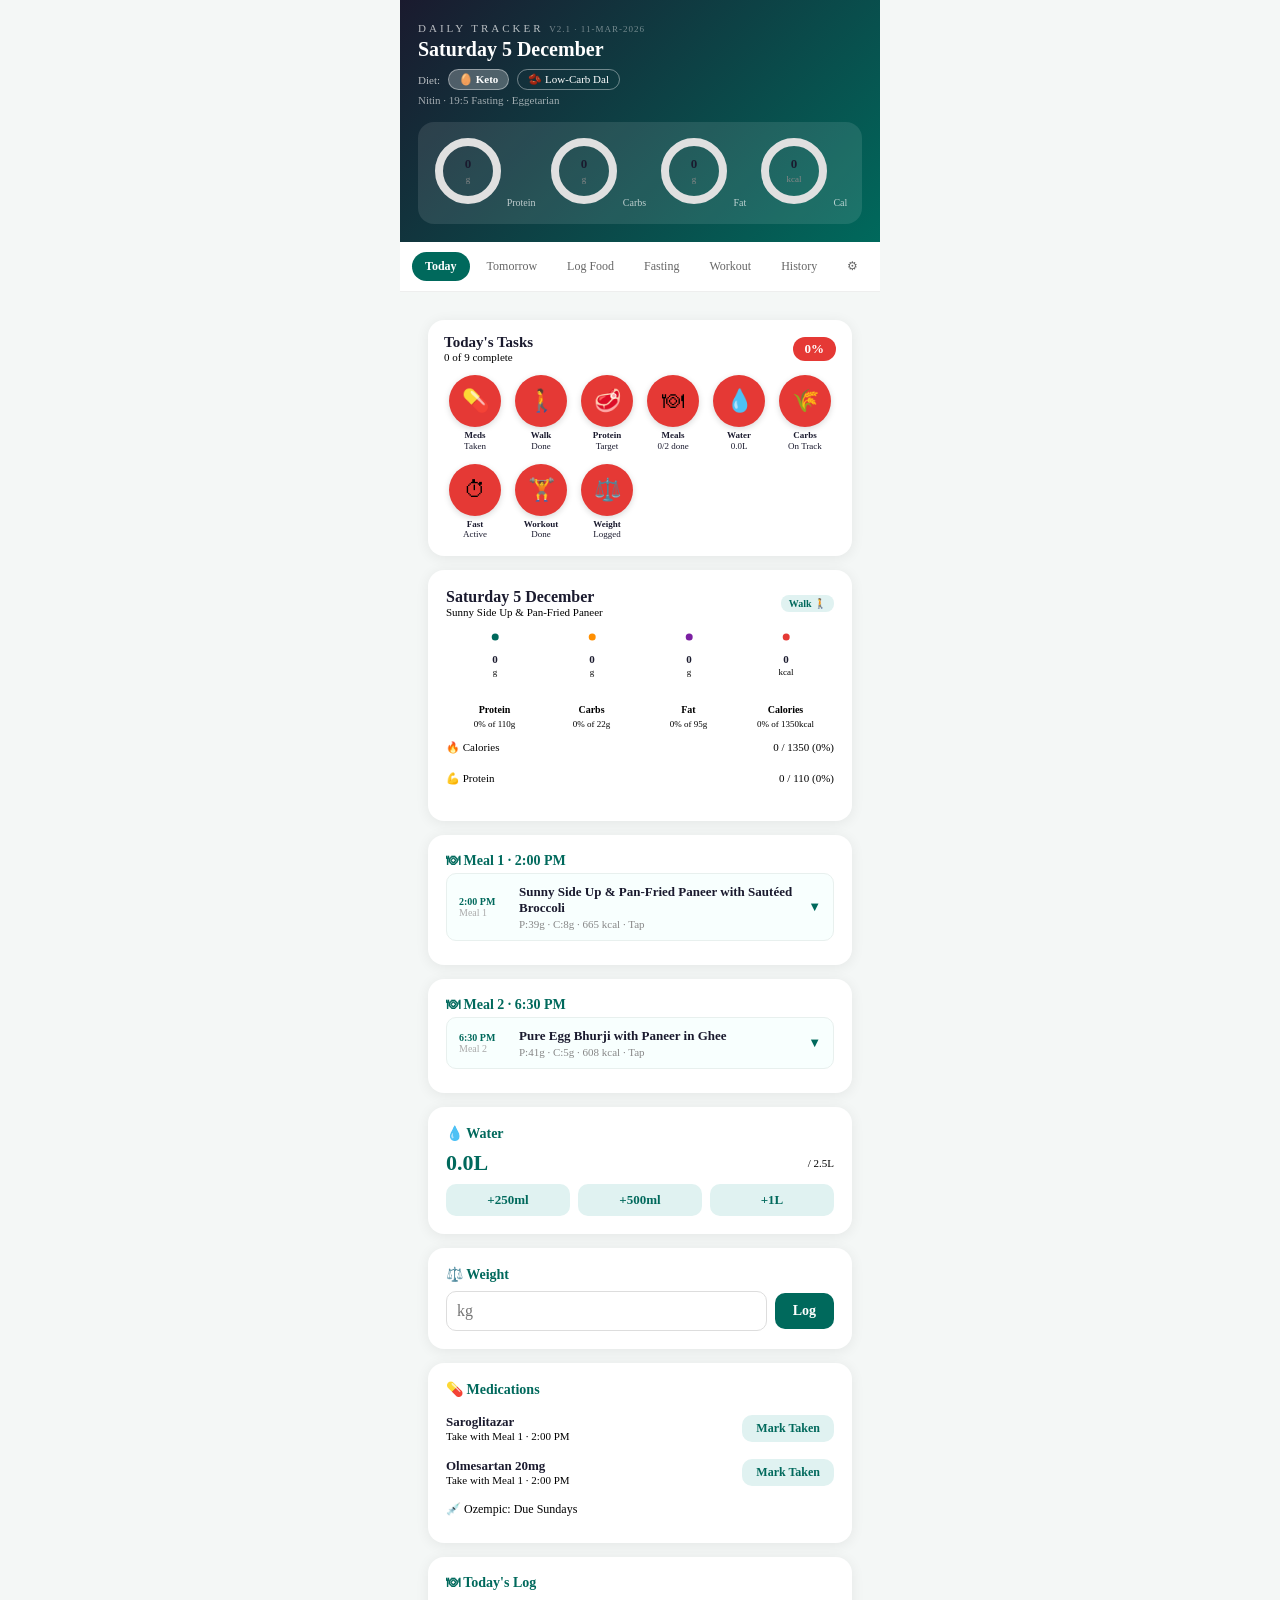
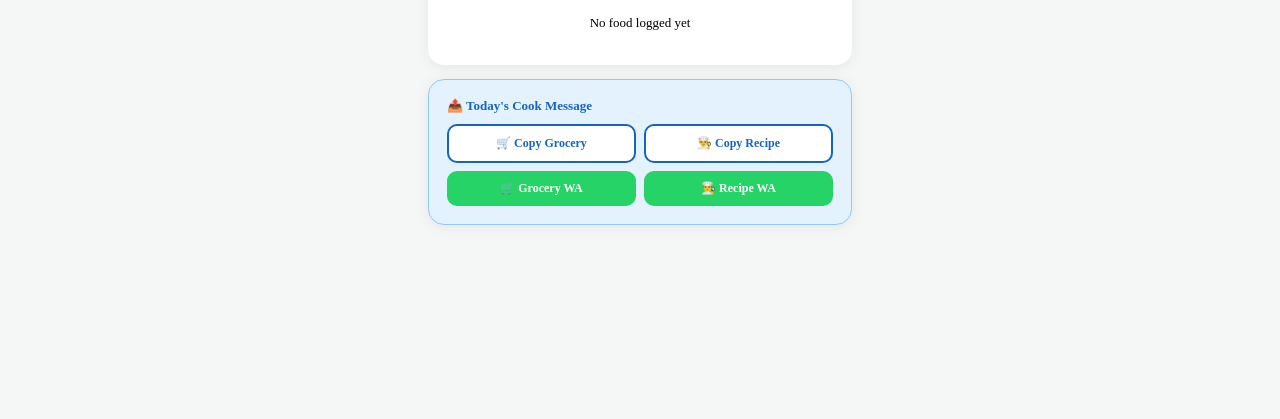
<file: health_tracker.html>
<!DOCTYPE html>
<html lang="en">
<head>
<meta charset="UTF-8"/>
<meta name="viewport" content="width=device-width,initial-scale=1,maximum-scale=1,user-scalable=no"/>
<meta name="mobile-web-app-capable" content="yes"/>
<meta name="apple-mobile-web-app-capable" content="yes"/>
<title>Health Tracker</title>
<link rel="manifest" href="manifest.json">
<meta name="theme-color" content="#00695C">
<link rel="apple-touch-icon" href="icon-192.png">

<style>
*{box-sizing:border-box;margin:0;padding:0;-webkit-tap-highlight-color:transparent}
:root{
  --teal:#00695C;--lt-teal:#E0F2F1;--gold:#F57F17;--lt-gold:#FFF8E1;
  --dark:#1A1A2E;--red:#E53935;--green:#388E3C;--bg:#F4F7F6;
  --font:Georgia,"Times New Roman",serif;--mono:"Courier New",monospace;
  --shadow:0 2px 14px rgba(0,0,0,0.07);--radius:16px;
}
body{background:var(--bg);font-family:var(--font);max-width:480px;margin:0 auto;min-height:100vh;overflow-x:hidden}
button{font-family:var(--font);cursor:pointer}
input{font-family:var(--font);outline:none}
.card{background:#fff;border-radius:var(--radius);padding:18px;box-shadow:var(--shadow);margin-bottom:14px}
.inp{padding:9px 13px;border:1.5px solid #DDD;border-radius:10px;font-size:14px;width:100%;transition:border .2s;background:#fff}
.inp:focus{border-color:var(--teal)}
.sec{font-size:14px;font-weight:700;color:var(--teal);margin-bottom:12px}

.tabs{display:flex;gap:4px;padding:10px 12px;background:#fff;border-bottom:1px solid #EEE;overflow-x:auto;position:sticky;top:0;z-index:100}
.tab{padding:7px 13px;border-radius:20px;border:none;font-size:12px;white-space:nowrap;font-family:var(--font);transition:all .2s}
.tab.on{background:var(--teal);color:#fff;font-weight:700}
.tab:not(.on){background:transparent;color:#666}
.stab{padding:6px 13px;border-radius:14px;border:none;font-size:12px;font-family:var(--font);transition:all .2s}
.stab.on{background:var(--dark);color:#fff;font-weight:700}
.stab:not(.on){background:#F0F0F0;color:#666}
  .card{animation:fadeUp .18s ease both}
  @keyframes fadeUp{from{opacity:0;transform:translateY(5px)}to{opacity:1;transform:translateY(0)}}
  
  
  
  
.hdr{background:linear-gradient(135deg,var(--dark) 0%,var(--teal) 100%);padding:22px 18px 18px;color:#fff}
.content{padding:14px 14px 90px}
.meal-hdr{display:flex;align-items:center;gap:10px;padding:10px 12px;border-radius:10px;cursor:pointer;border:1.5px solid #E8F0EE;background:#F8FFFE;margin-bottom:0}
.meal-hdr
.meal-detail{padding:12px 14px;background:#FAFFFE;border:1.5px solid var(--teal);border-top:none;border-radius:0 0 10px 10px;margin-bottom:6px}
.excard{padding:12px 14px;border-radius:12px;margin-bottom:8px;border:1px solid #EEE;background:#fff;cursor:pointer;user-select:none;transition:all .2s}
.excard
.excard
.ring{display:flex;flex-direction:column;align-items:center;gap:3px}
.chk{width:22px;height:22px;border-radius:50%;border:2px solid #DDD;background:#fff;display:flex;align-items:center;justify-content:center;flex-shrink:0;margin-left:8px;transition:all .2s}
.chk.on{border-color:var(--green);background:var(--green)}
.fade{animation:fi .3s ease}
@keyframes fi{from{opacity:0;transform:translateY(6px)}to{opacity:1;transform:none}}
@keyframes spin{from{transform:rotate(0deg)}to{transform:rotate(360deg)}}
::-webkit-scrollbar{width:0;height:0}

@media (prefers-color-scheme: dark) {
  :root {
    --teal:#26A69A;--lt-teal:#1A3D3A;--gold:#FFB300;--lt-gold:#2D2200;
    --dark:#E8EAF6;--red:#EF5350;--green:#66BB6A;--bg:#0F0F0F;
    --shadow:0 2px 14px rgba(0,0,0,0.4);
  }
  body { background:var(--bg); color:#E0E0E0; }
  .card { background:#1E1E1E; color:#E0E0E0; }
  .inp { background:#2A2A2A; border-color:#444; color:#E0E0E0; }
  .inp:focus { border-color:var(--teal); }
  .inp::placeholder { color:#666; }
  .tabs { background:#1A1A1A; border-bottom-color:#333; }
  .tab:not(.on) { color:#999; }
  .stab:not(.on) { background:#2A2A2A; color:#999; }
  .srow { border-bottom-color:#2A2A2A; }
  .meal-hdr { background:#252525; border-color:#333; }
  .meal-hdr.open { background:var(--lt-teal); border-color:var(--teal); }
  .meal-detail { background:#1A2E2B; border-color:var(--teal); }
  .excard { background:#1E1E1E; border-color:#333; }
  .excard.done { background:#1A3320; border-color:#388E3C; }
  .excard.locked { background:#181818; }
  .chk { background:#2A2A2A; border-color:#444; }
  .badge-green { background:#1A3320; color:#66BB6A; }
  .badge-red   { background:#2D1515; color:#EF5350; }
  .badge-gold  { background:#2D2200; color:#FFB300; }
  .badge-teal  { background:var(--lt-teal); color:var(--teal); }

  /* Cards with inline background:#fff or #FAFAFA → override */
  [style*="background:#fff"],[style*="background: #fff"],
  [style*="background:#FAFAFA"],[style*="background:#F5F5F5"],
  [style*="background:#F9F9F9"],[style*="background:#FAFFFE"],
  [style*="background:#F8FFFE"] { background:#252525 !important; }
  [style*="background:#F0F0F0"] { background:#2A2A2A !important; }
  [style*="background:#F4F7F6"] { background:#0F0F0F !important; }

  /* Light pastel backgrounds → dark equivalents */
  [style*="background:#E8F5E9"] { background:#1A3320 !important; }
  [style*="background:#FFEBEE"] { background:#2D1515 !important; }
  [style*="background:#FFF8E1"] { background:#2D2200 !important; }
  [style*="background:#E3F2FD"] { background:#0D2033 !important; }
  [style*="background:#EDE7F6"] { background:#1E1528 !important; }
  [style*="background:#F0FAF8"] { background:#0D2520 !important; }

  /* Text colours */
  [style*="color:#555"],[style*="color: #555"],
  [style*="color:#666"],[style*="color: #666"] { color:#AAA !important; }
  [style*="color:#888"],[style*="color: #888"] { color:#888 !important; }
  [style*="color:#333"],[style*="color: #333"] { color:#CCC !important; }
  [style*="color:var(--dark)"] { color:#E8EAF6 !important; }

  /* Border colours */
  [style*="border-bottom:1px solid #F5F5F5"] { border-bottom-color:#2A2A2A !important; }
  [style*="border-bottom:1px solid #EEE"] { border-bottom-color:#333 !important; }
  [style*="border:1px solid #EEE"] { border-color:#333 !important; }
  [style*="border:1.5px solid #E8F0EE"] { border-color:#333 !important; }
  [style*="border:1px solid #DDD"] { border-color:#444 !important; }

  /* Undo bar */
  #undo-bar { background:#333 !important; }

  /* Input number spinners */
  input[type="number"] { color-scheme: dark; }
}

@media (prefers-color-scheme: dark) {
  /* SVG chart text */
  svg text { fill:#AAA !important; }

  /* Tab bar bottom nav */
  .nav { background:#1A1A1A !important; border-top-color:#333 !important; }
  .nav button { color:#888 !important; }
  .nav button.on { color:var(--teal) !important; }

  /* Circuit timer overlay */
  #circuit-overlay { background:#0F0F0F !important; }

  /* Scrollbar */
  ::-webkit-scrollbar { width:4px; }
  ::-webkit-scrollbar-track { background:#1A1A1A; }
  ::-webkit-scrollbar-thumb { background:#444; border-radius:4px; }

  /* Video barcode scanner overlay stays dark naturally */

  /* White text on dark teal header — stays as-is, already works */
  .hdr { background:linear-gradient(135deg,#0A0A1A 0%,#00695C 100%) !important; }

  /* Danger zone card */
  [style*="background:#FFF8E1;border:1px solid #FFE082"] { background:#2D2200 !important; border-color:#664400 !important; }
  [style*="background:#FFEBEE;border:1px solid #EF9A9A"] { background:#2D1515 !important; border-color:#661515 !important; }

  /* Day complete celebration */
  [style*="background:linear-gradient(135deg,#E8F5E9"] { background:linear-gradient(135deg,#1A3320,#1E3A20) !important; border-color:var(--green) !important; }

  /* Goal progress bar track */
  [style*="background:#F0F0F0;border-radius:20px"] { background:#2A2A2A !important; }
  [style*="background:#F0F0F0;border-radius:10px"] { background:#2A2A2A !important; }
}
</style>
</head>
<body>
<div id="app"></div>
<script>
// --- DATA -----------------------------------------------------------

let FOOD_DB = [];
async function loadFoodDB() {
  try {
    const res = await fetch('foods.json');
    if (!res.ok) throw new Error('foods.json not found');
    FOOD_DB = await res.json();
    // Also re-load any custom foods saved by user
    LS.get('custom_foods',[]).forEach(f => { if(!FOOD_DB.find(x=>x.name===f.name)) FOOD_DB.push(f); });
  } catch(e) {
    console.warn('foods.json load failed, using empty DB:', e.message);
  }
}

/** Quick lookup by partial name (case-insensitive) */
const searchFoods = (query, db = FOOD_DB) => {
  if (!query?.trim()) return db;
  const q = query.toLowerCase();
  return db.filter(f => f.name.toLowerCase().includes(q));
};



const KETO_PLAN = [
  {
    day: "Monday",
    theme: "Ghee-Fried Eggs & Pan-Fried Paneer",
    meals: [
      {
        name: "Ghee-Fried Eggs & Pan-Fried Paneer with Salad",
        time: "2:00 PM",
        protein: 38, carbs: 14, fat: 54, cal: 694,
        ingredients: [
          { hi: "3 पूरे अंडे", en: "3 whole eggs", qty: "3" },
          { hi: "80 ग्राम पनीर — मोटे स्लाइस", en: "80g paneer — thick slabs", qty: "80g" },
          { hi: "1 अमूल चीज़ स्लाइस (वैकल्पिक)", en: "1 Amul cheese slice (optional)", qty: "1 slice" },
          { hi: "3 छोटे चम्मच घी", en: "3 tsp ghee", qty: "3 tsp" },
          { hi: "¼ छोटा प्याज — बारीक कटा", en: "¼ small onion — finely chopped", qty: "30g" },
          { hi: "½ छोटा टमाटर — बारीक कटा", en: "½ small tomato — finely chopped", qty: "50g" },
          { hi: "नमक, काली मिर्च, लाल मिर्च फ्लेक्स", en: "Salt, black pepper, chilli flakes", qty: "to taste" },
        ],
        steps: [
          { hi: "पैन में 1½ छोटा चम्मच घी — पनीर स्लाइस — हर साइड 2 मिनट सुनहरा", en: "Heat 1½ tsp ghee — fry paneer slabs 2 min each side until golden" },
          { hi: "निकालें — उसी पैन में ½ छोटा चम्मच घी — प्याज 1 मिनट — टमाटर 1 मिनट", en: "Remove paneer — add ½ tsp ghee — fry onion 1 min — add tomato 1 min" },
          { hi: "प्याज-टमाटर किनारे करें — अंडे तोड़ें", en: "Push onion-tomato to side — crack eggs in" },
          { hi: "धीमी आंच — जर्दी थोड़ी नरम रखें — नमक, मिर्च", en: "Low flame — keep yolk slightly runny — salt, pepper" },
          { hi: "चीज़ स्लाइस पनीर पर — ढकें 30 सेकंड (वैकल्पिक)", en: "Place cheese on paneer — cover 30 sec to melt (optional)" },
          { hi: "खीरा, मूली, टमाटर काटें — साइड में रखें", en: "Slice cucumber, mooli, tomato — serve on the side" },
          { hi: "अंडे, पनीर और सलाद अलग-अलग परोसें", en: "Serve eggs, paneer and salad separately on the plate" },
        ],
      },
      {
        name: "Ghee-Fried Eggs & Pan-Fried Paneer with Cheese",
        time: "6:30 PM",
        protein: 41, carbs: 5, fat: 49, cal: 608,
        ingredients: [
          { hi: "3 पूरे अंडे", en: "3 whole eggs", qty: "3" },
          { hi: "100 ग्राम पनीर — मोटे स्लाइस", en: "100g paneer — cut into thick slabs", qty: "100g" },
          { hi: "1 अमूल चीज़ स्लाइस (वैकल्पिक)", en: "1 Amul cheese slice (optional)", qty: "1 slice" },
          { hi: "1 छोटा चम्मच घी (अंडों के लिए)", en: "1 tsp ghee (for eggs)", qty: "1 tsp" },
          { hi: "1 छोटा चम्मच घी (पनीर के लिए)", en: "1 tsp ghee (for paneer)", qty: "1 tsp" },
          { hi: "नमक, काली मिर्च, लाल मिर्च फ्लेक्स", en: "Salt, black pepper, chilli flakes", qty: "to taste" },
        ],
        steps: [
          { hi: "पैन में 1 छोटा चम्मच घी — पनीर स्लाइस — हर साइड 2 मिनट सुनहरा", en: "Heat 1 tsp ghee — fry paneer slabs 2 min each side until golden" },
          { hi: "निकालें — उसी पैन में 1 छोटा चम्मच घी — अंडे तोड़ें", en: "Remove paneer — add 1 tsp ghee — crack eggs in" },
          { hi: "धीमी आंच — जर्दी थोड़ी नरम — नमक, मिर्च", en: "Low flame — keep yolk slightly runny — salt, pepper" },
          { hi: "पनीर के ऊपर चीज़ स्लाइस — ढकें 30 सेकंड (वैकल्पिक)", en: "Place cheese on paneer — cover 30 sec to melt (optional)" },
          { hi: "अंडे और पनीर साथ परोसें", en: "Serve eggs alongside golden paneer slabs" },
        ],
      },
    ],
    shake: true,
    grocery: [
      { hi: "अंडे", en: "Eggs", qty: "4" },
      { hi: "पनीर (फुल फैट)", en: "Paneer (full fat)", qty: "250g" },
      { hi: "पालक", en: "Spinach (Palak)", qty: "150g" },
      { hi: "शिमला मिर्च", en: "Capsicum", qty: "30g (1 छोटी)" },
      { hi: "प्याज़", en: "Onion", qty: "15g" },
      { hi: "टमाटर", en: "Tomato", qty: "40g (1 छोटा)" },
      { hi: "पत्तागोभी", en: "Cabbage", qty: "50g" },
      { hi: "खीरा या मूली", en: "Cucumber or Mooli", qty: "1" },
      { hi: "घी", en: "Ghee", qty: "3 tsp" },
      { hi: "मक्खन (अनसाल्टेड)", en: "Butter (unsalted)", qty: "2 tsp" },
    ],
    totals: { protein: 79, carbs: 19, fat: 103, cal: 1302 },
  },
  {
    day: "Tuesday",
    theme: "Spiced Omelette & Jeera Paneer",
    meals: [
      {
        name: "Spiced Omelette & Jeera Paneer with Sautéed Spinach",
        time: "2:00 PM",
        protein: 39, carbs: 8, fat: 54, cal: 665,
        ingredients: [
          { hi: "3 पूरे अंडे", en: "3 whole eggs", qty: "3" },
          { hi: "80 ग्राम पनीर — क्यूब्स", en: "80g paneer — cubes", qty: "80g" },
          { hi: "1 अमूल चीज़ स्लाइस (वैकल्पिक)", en: "1 Amul cheese slice (optional)", qty: "1 slice" },
          { hi: "3 छोटे चम्मच घी", en: "3 tsp ghee", qty: "3 tsp" },
          { hi: "80 ग्राम पालक — साइड के लिए", en: "80g spinach — for the side", qty: "80g" },
          { hi: "1 छोटा चम्मच जीरा", en: "1 tsp cumin seeds", qty: "1 tsp" },
          { hi: "नमक, लाल मिर्च, हल्दी", en: "Salt, red chilli, turmeric", qty: "to taste" },
        ],
        steps: [
          { hi: "पैन में 1 छोटा चम्मच घी — जीरा — चटखने दें — पनीर क्यूब्स — 2 मिनट — निकालें", en: "Heat 1 tsp ghee — splutter cumin — add paneer cubes — 2 min — set aside" },
          { hi: "उसी पैन में ½ छोटा चम्मच घी — पालक — नमक — 1 मिनट — निकालें", en: "Add ½ tsp ghee — sauté spinach with salt — 1 min — set aside" },
          { hi: "अंडे फेंटें — नमक, लाल मिर्च मिलाएं", en: "Whisk eggs with salt and red chilli" },
          { hi: "पैन में 1½ छोटा चम्मच घी — अंडे डालें — फैलाएं — किनारे सेट होने दें", en: "Heat 1½ tsp ghee — pour eggs — spread — let edges set" },
          { hi: "चीज़ स्लाइस एक तरफ — मोड़ें — 30 सेकंड (वैकल्पिक)", en: "Add cheese slice on one half — fold — 30 sec (optional)" },
          { hi: "ऑमलेट, जीरा पनीर और पालक अलग-अलग परोसें", en: "Serve omelette, jeera paneer and spinach separately" },
        ],
      },
      {
        name: "Cream Scrambled Eggs with Paneer & Cheese",
        time: "6:30 PM",
        protein: 44, carbs: 11, fat: 57, cal: 722,
        ingredients: [
          { hi: "4 पूरे अंडे", en: "4 whole eggs", qty: "4" },
          { hi: "80 ग्राम पनीर — कद्दूकस", en: "80g paneer — grated", qty: "80g" },
          { hi: "1 अमूल चीज़ स्लाइस (वैकल्पिक)", en: "1 Amul cheese slice (optional)", qty: "1 slice" },
          { hi: "2 टेबलस्पून ताज़ी क्रीम", en: "2 tbsp fresh cream", qty: "2 tbsp" },
          { hi: "2 छोटे चम्मच मक्खन", en: "2 tsp butter", qty: "2 tsp" },
          { hi: "नमक, काली मिर्च", en: "Salt, black pepper", qty: "to taste" },
        ],
        steps: [
          { hi: "पैन में मक्खन — प्याज 1 मिनट — टमाटर 1 मिनट — किनारे करें", en: "Melt butter — fry onion 1 min — add tomato 1 min — push to side" },
          { hi: "अंडे, क्रीम, नमक, काली मिर्च फेंटें", en: "Whisk eggs with cream, salt and black pepper" },
          { hi: "अंडे डालें — धीरे-धीरे हिलाएं — जल्दी नहीं", en: "Pour eggs — stir slowly and gently — no rush" },
          { hi: "आधे पके होने पर कद्दूकस पनीर मिलाएं", en: "When half set, fold in grated paneer" },
          { hi: "चीज़ स्लाइस ऊपर — गैस बंद — 30 सेकंड (वैकल्पिक)", en: "Add cheese slice — turn off heat — 30 sec (optional)" },
          { hi: "नरम और क्रीमी — तुरंत परोसें", en: "Serve immediately while soft and creamy" },
        ],
      },
    ],
    shake: true,
    grocery: [
      { hi: "अंडे", en: "Eggs", qty: "4" },
      { hi: "पनीर (फुल फैट)", en: "Paneer (full fat)", qty: "250g" },
      { hi: "फूलगोभी", en: "Cauliflower", qty: "80g" },
      { hi: "पत्तागोभी", en: "Cabbage", qty: "50g" },
      { hi: "पालक", en: "Spinach", qty: "75g" },
      { hi: "शिमला मिर्च", en: "Capsicum", qty: "30g" },
      { hi: "प्याज़", en: "Onion", qty: "30g" },
      { hi: "टमाटर", en: "Tomato", qty: "40g" },
      { hi: "खीरा या मूली", en: "Cucumber or Mooli", qty: "1" },
      { hi: "घी", en: "Ghee", qty: "3 tsp" },
      { hi: "मक्खन (अनसाल्टेड)", en: "Butter", qty: "2 tsp" },
    ],
    totals: { protein: 83, carbs: 19, fat: 111, cal: 1387 },
  },
  {
    day: "Wednesday",
    theme: "Palak Paneer",
    meals: [
      {
        name: "Palak Paneer with Cream & Ghee",
        time: "2:00 PM",
        protein: 32, carbs: 12, fat: 48, cal: 610,
        ingredients: [
          { hi: "150 ग्राम पनीर — मोटे क्यूब्स", en: "150g paneer — thick cubes", qty: "150g" },
          { hi: "200 ग्राम पालक — धोकर ब्लांच करें", en: "200g spinach — washed and blanched", qty: "200g" },
          { hi: "1 टेबलस्पून ताज़ी क्रीम", en: "1 tbsp fresh cream", qty: "1 tbsp" },
          { hi: "2 छोटे चम्मच घी", en: "2 tsp ghee", qty: "2 tsp" },
          { hi: "15 ग्राम प्याज़ — बारीक", en: "15g onion — finely chopped", qty: "15g" },
          { hi: "30 ग्राम टमाटर — बारीक", en: "30g tomato — finely chopped", qty: "30g" },
          { hi: "1 छोटा चम्मच अदरक-लहसुन पेस्ट", en: "1 tsp ginger-garlic paste", qty: "1 tsp" },
          { hi: "नमक, जीरा, हल्दी, गरम मसाला", en: "Salt, cumin, turmeric, garam masala", qty: "to taste" },
        ],
        steps: [
          { hi: "पालक ब्लांच करें — 2 मिनट उबलते पानी में — ठंडे पानी में डालें — पीस लें", en: "Blanch spinach 2 min in boiling water — transfer to cold water — blend smooth" },
          { hi: "पैन में 1 छोटा चम्मच घी — पनीर क्यूब्स — हल्का सुनहरा — निकालें", en: "Heat 1 tsp ghee — fry paneer cubes lightly golden — set aside" },
          { hi: "उसी पैन में 1 छोटा चम्मच घी — जीरा — प्याज़ — 2 मिनट", en: "Add 1 tsp ghee — cumin — onion — 2 min" },
          { hi: "अदरक-लहसुन पेस्ट — 1 मिनट — टमाटर — नरम होने तक", en: "Add ginger-garlic paste — 1 min — tomato — cook until soft" },
          { hi: "हल्दी, नमक — पालक प्यूरी डालें — 3 मिनट धीमी आंच", en: "Add turmeric, salt — pour spinach purée — 3 min on low flame" },
          { hi: "पनीर डालें — 2 मिनट — क्रीम डालें — गरम मसाला — गरम परोसें", en: "Add paneer — 2 min — stir in cream — garam masala — serve hot" },
        ],
      },
      {
        name: "Masala Paneer Stuffed Omelette in Ghee",
        time: "6:30 PM",
        protein: 37, carbs: 4, fat: 49, cal: 600,
        ingredients: [
          { hi: "3 पूरे अंडे", en: "3 whole eggs", qty: "3" },
          { hi: "80 ग्राम पनीर — कद्दूकस", en: "80g paneer — grated", qty: "80g" },
          { hi: "1 अमूल चीज़ स्लाइस (वैकल्पिक)", en: "1 Amul cheese slice (optional)", qty: "1 slice" },
          { hi: "2 छोटे चम्मच घी", en: "2 tsp ghee", qty: "2 tsp" },
          { hi: "नमक, जीरा, लाल मिर्च पाउडर, चाट मसाला", en: "Salt, cumin, red chilli powder, chaat masala", qty: "to taste" },
        ],
        steps: [
          { hi: "अंडे फेंटें — नमक और जीरा मिलाएं", en: "Whisk eggs with salt and cumin" },
          { hi: "पनीर में लाल मिर्च, चाट मसाला, नमक — स्टफिंग तैयार", en: "Mix paneer with chilli, chaat masala, salt — stuffing ready" },
          { hi: "पैन में घी गरम करें — अंडे डालें — फैलाएं", en: "Heat ghee in pan — pour eggs — spread evenly" },
          { hi: "किनारे सेट होने पर एक तरफ पनीर स्टफिंग रखें", en: "When edges set, add paneer stuffing on one half" },
          { hi: "मोड़ें — 1 मिनट — चीज़ स्लाइस ऊपर (वैकल्पिक)", en: "Fold over — 1 min more — cheese slice on top (optional)" },
          { hi: "गरम परोसें", en: "Serve hot" },
        ],
      },
    ],
    shake: true,
    grocery: [
      { hi: "अंडे", en: "Eggs", qty: "4" },
      { hi: "पनीर (फुल फैट)", en: "Paneer (full fat)", qty: "250g" },
      { hi: "ब्रोकली", en: "Broccoli", qty: "80g" },
      { hi: "पालक", en: "Spinach", qty: "125g" },
      { hi: "पत्तागोभी", en: "Cabbage", qty: "50g" },
      { hi: "प्याज़", en: "Onion", qty: "15g" },
      { hi: "टमाटर", en: "Tomato", qty: "40g" },
      { hi: "खीरा या मूली", en: "Cucumber or Mooli", qty: "1" },
      { hi: "घी", en: "Ghee", qty: "3 tsp" },
      { hi: "मक्खन (अनसाल्टेड)", en: "Butter", qty: "2 tsp" },
    ],
    totals: { protein: 69, carbs: 16, fat: 97, cal: 1210 },
  },
  {
    day: "Thursday",
    theme: "Buttery Scrambled Eggs & Pan-Fried Paneer",
    meals: [
      {
        name: "Buttery Scrambled Eggs & Pan-Fried Paneer with Grilled Capsicum",
        time: "2:00 PM",
        protein: 39, carbs: 13, fat: 51, cal: 653,
        ingredients: [
          { hi: "3 पूरे अंडे", en: "3 whole eggs", qty: "3" },
          { hi: "80 ग्राम पनीर — मोटे स्लाइस", en: "80g paneer — thick slabs", qty: "80g" },
          { hi: "1 अमूल चीज़ स्लाइस (वैकल्पिक)", en: "1 Amul cheese slice (optional)", qty: "1 slice" },
          { hi: "3 छोटे चम्मच मक्खन", en: "3 tsp butter", qty: "3 tsp" },
          { hi: "80 ग्राम शिमला मिर्च — लंबे टुकड़े (साइड के लिए)", en: "80g capsicum — strips (for the side)", qty: "80g" },
          { hi: "नमक, काली मिर्च", en: "Salt, black pepper", qty: "to taste" },
        ],
        steps: [
          { hi: "पैन में 1 छोटा चम्मच मक्खन — शिमला मिर्च स्ट्रिप्स — नमक — 3 मिनट ग्रिल — निकालें", en: "Heat 1 tsp butter — grill capsicum strips with salt — 3 min — set aside" },
          { hi: "उसी पैन में 1 छोटा चम्मच मक्खन — पनीर स्लाइस — 2 मिनट हर साइड — निकालें", en: "Add 1 tsp butter — fry paneer slabs 2 min each side — set aside" },
          { hi: "अंडे फेंटें — नमक, काली मिर्च", en: "Whisk eggs with salt and black pepper" },
          { hi: "पैन में 1 छोटा चम्मच मक्खन — धीमी आंच — अंडे — धीरे हिलाएं", en: "Add 1 tsp butter — low flame — pour eggs — stir slowly" },
          { hi: "चीज़ स्लाइस ऊपर — गैस बंद — 30 सेकंड (वैकल्पिक)", en: "Add cheese slice on top — turn off heat — 30 sec (optional)" },
          { hi: "स्क्रैम्बल्ड अंडे, पनीर और शिमला मिर्च अलग-अलग परोसें", en: "Serve scrambled eggs, paneer and capsicum separately on the plate" },
        ],
      },
      {
        name: "Boiled Eggs in Jeera-Chilli Ghee Tadka & Pan-Fried Paneer",
        time: "6:30 PM",
        protein: 37, carbs: 8, fat: 48, cal: 613,
        ingredients: [
          { hi: "3 पूरे अंडे — उबले", en: "3 whole eggs — hard boiled", qty: "3" },
          { hi: "100 ग्राम पनीर — मोटे टुकड़े", en: "100g paneer — thick cubes", qty: "100g" },
          { hi: "2 छोटे चम्मच घी", en: "2 tsp ghee", qty: "2 tsp" },
          { hi: "1 छोटा चम्मच जीरा", en: "1 tsp cumin seeds", qty: "1 tsp" },
          { hi: "1-2 सूखी लाल मिर्च", en: "1-2 dried red chillies", qty: "1-2" },
          { hi: "नमक, काली मिर्च, अमचूर", en: "Salt, black pepper, amchur", qty: "to taste" },
        ],
        steps: [
          { hi: "अंडे उबालें 10 मिनट — छीलें — आधा काटें", en: "Boil eggs 10 min — peel — cut in half" },
          { hi: "पैन में 1 छोटा चम्मच घी — पनीर क्यूब्स — सुनहरे होने तक", en: "Heat 1 tsp ghee — fry paneer cubes until golden — set aside" },
          { hi: "उसी पैन में 1 छोटा चम्मच घी — जीरा डालें — चटखने दें", en: "Add 1 tsp ghee — add cumin — let splutter" },
          { hi: "सूखी लाल मिर्च — 30 सेकंड", en: "Add red chillies — 30 sec" },
          { hi: "अंडे और पनीर डालें — अच्छे से कोट करें — नमक, अमचूर", en: "Add eggs and paneer — toss in tadka — salt, amchur" },
          { hi: "गरम परोसें — कोई सब्ज़ी नहीं", en: "Serve hot — no vegetables needed" },
        ],
      },
    ],
    shake: true,
    grocery: [
      { hi: "अंडे", en: "Eggs", qty: "4" },
      { hi: "पनीर (फुल फैट)", en: "Paneer (full fat)", qty: "250g" },
      { hi: "शिमला मिर्च", en: "Capsicum", qty: "80g" },
      { hi: "पालक", en: "Spinach", qty: "125g" },
      { hi: "पत्तागोभी", en: "Cabbage", qty: "50g" },
      { hi: "प्याज़", en: "Onion", qty: "15g" },
      { hi: "टमाटर", en: "Tomato", qty: "40g" },
      { hi: "खीरा या मूली", en: "Cucumber or Mooli", qty: "1" },
      { hi: "घी", en: "Ghee", qty: "3 tsp" },
      { hi: "मक्खन (अनसाल्टेड)", en: "Butter", qty: "2 tsp" },
    ],
    totals: { protein: 76, carbs: 21, fat: 99, cal: 1266 },
  },
  {
    day: "Friday",
    theme: "Eggs in Palak Gravy",
    meals: [
      {
        name: "Boiled Eggs in Palak Gravy with Paneer",
        time: "2:00 PM",
        protein: 42, carbs: 13, fat: 55, cal: 711,
        ingredients: [
          { hi: "3 पूरे अंडे — उबले", en: "3 whole eggs — hard boiled", qty: "3" },
          { hi: "100 ग्राम पनीर — मोटे क्यूब्स", en: "100g paneer — thick cubes", qty: "100g" },
          { hi: "200 ग्राम पालक — धोकर ब्लांच करें", en: "200g spinach — washed and blanched", qty: "200g" },
          { hi: "1 टेबलस्पून ताज़ी क्रीम", en: "1 tbsp fresh cream", qty: "1 tbsp" },
          { hi: "2 छोटे चम्मच घी", en: "2 tsp ghee", qty: "2 tsp" },
          { hi: "15 ग्राम प्याज़ — बारीक", en: "15g onion — finely chopped", qty: "15g" },
          { hi: "30 ग्राम टमाटर — बारीक", en: "30g tomato — finely chopped", qty: "30g" },
          { hi: "1 छोटा चम्मच अदरक-लहसुन पेस्ट", en: "1 tsp ginger-garlic paste", qty: "1 tsp" },
          { hi: "नमक, जीरा, हल्दी, गरम मसाला, लाल मिर्च", en: "Salt, cumin, turmeric, garam masala, red chilli", qty: "to taste" },
        ],
        steps: [
          { hi: "अंडे उबालें 10 मिनट — छीलें — आधा काटें या पूरे रखें", en: "Boil eggs 10 min — peel — halve or keep whole" },
          { hi: "पालक ब्लांच करें — पीस लें — प्यूरी तैयार", en: "Blanch spinach — blend smooth — purée ready" },
          { hi: "पैन में 1 छोटा चम्मच घी — पनीर क्यूब्स — हल्का सुनहरा — निकालें", en: "Heat 1 tsp ghee — fry paneer lightly golden — set aside" },
          { hi: "उसी पैन में 1 छोटा चम्मच घी — जीरा — प्याज़ — अदरक-लहसुन — 2 मिनट", en: "Add 1 tsp ghee — cumin — onion — ginger-garlic — 2 min" },
          { hi: "टमाटर — हल्दी, लाल मिर्च, नमक — पालक प्यूरी — 3 मिनट", en: "Add tomato — turmeric, chilli, salt — spinach purée — 3 min" },
          { hi: "पनीर और अंडे डालें — 2 मिनट — क्रीम — गरम मसाला — गरम परोसें", en: "Add paneer and eggs — 2 min — cream — garam masala — serve hot" },
        ],
      },
      {
        name: "Cheese & Paneer Omelette in Butter",
        time: "6:30 PM",
        protein: 40, carbs: 10, fat: 48, cal: 625,
        ingredients: [
          { hi: "4 पूरे अंडे", en: "4 whole eggs", qty: "4" },
          { hi: "60 ग्राम पनीर — कद्दूकस", en: "60g paneer — grated", qty: "60g" },
          { hi: "1 अमूल चीज़ स्लाइस (वैकल्पिक)", en: "1 Amul cheese slice (optional)", qty: "1 slice" },
          { hi: "2 छोटे चम्मच मक्खन", en: "2 tsp butter", qty: "2 tsp" },
          { hi: "¼ छोटा प्याज — बारीक कटा", en: "¼ small onion — finely chopped", qty: "30g" },
          { hi: "नमक, काली मिर्च, हरी मिर्च (वैकल्पिक)", en: "Salt, black pepper, green chilli (optional)", qty: "to taste" },
        ],
        steps: [
          { hi: "अंडे फेंटें — नमक, काली मिर्च — हरी मिर्च चाहें तो", en: "Whisk eggs with salt, black pepper — add green chilli if desired" },
          { hi: "पैन में मक्खन — मध्यम आंच — पिघलाएं", en: "Melt butter in pan on medium heat" },
          { hi: "अंडे डालें — किनारे सेट होने दें", en: "Pour eggs — let edges set" },
          { hi: "कद्दूकस पनीर एक तरफ — चीज़ स्लाइस ऊपर (वैकल्पिक)", en: "Add grated paneer on one half — cheese slice on top (optional)" },
          { hi: "मोड़ें — 30 सेकंड — गैस बंद", en: "Fold — 30 sec — turn off heat" },
          { hi: "तुरंत परोसें — साधा और स्वादिष्ट", en: "Serve immediately — simple and satisfying" },
        ],
      },
    ],
    shake: true,
    grocery: [
      { hi: "अंडे", en: "Eggs", qty: "4" },
      { hi: "पनीर (फुल फैट)", en: "Paneer (full fat)", qty: "250g" },
      { hi: "बैंगन", en: "Brinjal (Baingan)", qty: "1 medium (~100g)" },
      { hi: "पालक", en: "Spinach", qty: "125g" },
      { hi: "पत्तागोभी", en: "Cabbage", qty: "50g" },
      { hi: "प्याज़", en: "Onion", qty: "15g" },
      { hi: "टमाटर", en: "Tomato", qty: "40g" },
      { hi: "खीरा या मूली", en: "Cucumber or Mooli", qty: "1" },
      { hi: "घी", en: "Ghee", qty: "3 tsp" },
      { hi: "मक्खन (अनसाल्टेड)", en: "Butter", qty: "2 tsp" },
    ],
    totals: { protein: 82, carbs: 23, fat: 103, cal: 1336 },
  },
  {
    day: "Saturday",
    theme: "Sunny Side Up & Pan-Fried Paneer",
    meals: [
      {
        name: "Sunny Side Up & Pan-Fried Paneer with Sautéed Broccoli",
        time: "2:00 PM",
        protein: 39, carbs: 8, fat: 54, cal: 665,
        ingredients: [
          { hi: "3 पूरे अंडे", en: "3 whole eggs", qty: "3" },
          { hi: "80 ग्राम पनीर — मोटे स्लाइस", en: "80g paneer — thick slabs", qty: "80g" },
          { hi: "1 अमूल चीज़ स्लाइस (वैकल्पिक)", en: "1 Amul cheese slice (optional)", qty: "1 slice" },
          { hi: "3 छोटे चम्मच घी", en: "3 tsp ghee", qty: "3 tsp" },
          { hi: "80 ग्राम ब्रोकोली — छोटे फ्लोरेट्स (साइड के लिए)", en: "80g broccoli — small florets (for the side)", qty: "80g" },
          { hi: "नमक, काली मिर्च, लाल मिर्च फ्लेक्स", en: "Salt, black pepper, chilli flakes", qty: "to taste" },
        ],
        steps: [
          { hi: "पैन में 1 छोटा चम्मच घी — पनीर स्लाइस — 2 मिनट हर साइड सुनहरा — निकालें", en: "Heat 1 tsp ghee — fry paneer slabs 2 min each side until golden — set aside" },
          { hi: "उसी पैन में ½ छोटा चम्मच घी — ब्रोकोली — नमक, मिर्च फ्लेक्स — 3 मिनट — निकालें", en: "Add ½ tsp ghee — sauté broccoli with salt, chilli flakes — 3 min — set aside" },
          { hi: "उसी पैन में 1½ छोटा चम्मच घी — धीमी आंच — अंडे तोड़ें", en: "Add 1½ tsp ghee — low flame — crack eggs gently" },
          { hi: "जर्दी थोड़ी नरम रखें — नमक, काली मिर्च", en: "Keep yolk slightly runny — salt, black pepper" },
          { hi: "चीज़ स्लाइस पनीर पर — ढकें 30 सेकंड (वैकल्पिक)", en: "Place cheese on paneer — cover 30 sec to melt (optional)" },
          { hi: "अंडे, पनीर और ब्रोकोली अलग-अलग परोसें", en: "Serve eggs, paneer and broccoli separately on the plate" },
        ],
      },
      {
        name: "Pure Egg Bhurji with Paneer in Ghee",
        time: "6:30 PM",
        protein: 41, carbs: 5, fat: 49, cal: 608,
        ingredients: [
          { hi: "3 पूरे अंडे", en: "3 whole eggs", qty: "3" },
          { hi: "100 ग्राम पनीर — कद्दूकस या टुकड़े", en: "100g paneer — grated or crumbled", qty: "100g" },
          { hi: "1 अमूल चीज़ स्लाइस (वैकल्पिक)", en: "1 Amul cheese slice (optional)", qty: "1 slice" },
          { hi: "1 छोटा चम्मच घी", en: "1 tsp ghee", qty: "1 tsp" },
          { hi: "1 छोटा चम्मच जीरा", en: "1 tsp cumin seeds", qty: "1 tsp" },
          { hi: "नमक, हल्दी, लाल मिर्च पाउडर", en: "Salt, turmeric, red chilli powder", qty: "to taste" },
        ],
        steps: [
          { hi: "पैन में घी गरम करें — जीरा डालें — चटखने दें", en: "Heat ghee — add cumin — let splutter" },
          { hi: "हल्दी और लाल मिर्च — 10 सेकंड", en: "Add turmeric and red chilli — 10 sec" },
          { hi: "पनीर डालें — 1 मिनट हिलाएं", en: "Add paneer — stir 1 min" },
          { hi: "अंडे सीधे तोड़ें — धीमी आंच पर भुर्जी बनाएं", en: "Crack eggs directly in pan — scramble on low heat" },
          { hi: "नमक — अच्छे से मिलाएं — कोई सब्ज़ी नहीं", en: "Add salt — mix well — NO vegetables" },
          { hi: "चीज़ स्लाइस ऊपर — ढकें 30 सेकंड (वैकल्पिक)", en: "Cheese slice on top — cover 30 sec (optional)" },
        ],
      },
    ],
    shake: true,
    grocery: [
      { hi: "अंडे", en: "Eggs", qty: "4" },
      { hi: "पनीर (फुल फैट)", en: "Paneer (full fat)", qty: "250g" },
      { hi: "पालक", en: "Spinach", qty: "150g" },
      { hi: "शिमला मिर्च", en: "Capsicum", qty: "30g" },
      { hi: "पत्तागोभी", en: "Cabbage", qty: "50g" },
      { hi: "प्याज़", en: "Onion", qty: "15g" },
      { hi: "टमाटर", en: "Tomato", qty: "40g" },
      { hi: "कलौंजी + सौंफ", en: "Kalonji + Fennel seeds", qty: "घर में check करें" },
      { hi: "खीरा या मूली", en: "Cucumber or Mooli", qty: "1" },
      { hi: "घी", en: "Ghee", qty: "3 tsp" },
      { hi: "मक्खन (अनसाल्टेड)", en: "Butter", qty: "2 tsp" },
    ],
    totals: { protein: 80, carbs: 13, fat: 103, cal: 1273 },
  },
  {
    day: "Sunday",
    theme: "Fried Eggs & Soft Pan-Fried Paneer",
    meals: [
      {
        name: "Fried Eggs & Soft Pan-Fried Paneer with Raw Salad",
        time: "2:00 PM",
        protein: 38, carbs: 12, fat: 49, cal: 641,
        ingredients: [
          { hi: "3 पूरे अंडे", en: "3 whole eggs", qty: "3" },
          { hi: "80 ग्राम पनीर — मोटे स्लाइस", en: "80g paneer — thick slabs", qty: "80g" },
          { hi: "1 अमूल चीज़ स्लाइस (वैकल्पिक)", en: "1 Amul cheese slice (optional)", qty: "1 slice" },
          { hi: "2 छोटे चम्मच घी", en: "2 tsp ghee", qty: "2 tsp" },
          { hi: "नमक, काली मिर्च", en: "Salt, black pepper", qty: "to taste" },
          { hi: "खीरा, मूली, टमाटर — कच्चा सलाद", en: "Cucumber, mooli, tomato — raw salad", qty: "150g" },
        ],
        steps: [
          { hi: "पैन में 1 छोटा चम्मच घी — पनीर स्लाइस — हल्का सुनहरा — नरम रखें — निकालें", en: "Heat 1 tsp ghee — fry paneer slabs lightly golden — keep soft — set aside" },
          { hi: "उसी पैन में 1 छोटा चम्मच घी — धीमी आंच — अंडे तोड़ें", en: "Add 1 tsp ghee — low flame — crack eggs" },
          { hi: "जर्दी थोड़ी नरम — नमक, काली मिर्च — ढकें 1 मिनट", en: "Keep yolk runny — salt, pepper — cover 1 min" },
          { hi: "चीज़ स्लाइस पनीर पर — 30 सेकंड (वैकल्पिक)", en: "Place cheese on paneer — 30 sec (optional)" },
          { hi: "खीरा, मूली, टमाटर काटें — साइड में रखें", en: "Slice cucumber, mooli, tomato — serve on the side" },
          { hi: "अंडे, पनीर और सलाद अलग-अलग परोसें — आराम से खाएं", en: "Serve eggs, paneer and salad separately — enjoy unhurried" },
        ],
      },
      {
        name: "Fried Eggs on Paneer Tikki with Butter",
        time: "6:30 PM",
        protein: 38, carbs: 10, fat: 49, cal: 628,
        ingredients: [
          { hi: "2 पूरे अंडे", en: "2 whole eggs", qty: "2" },
          { hi: "120 ग्राम पनीर — मैश करें — 2 टिक्की बनाएं", en: "120g paneer — mash — shape into 2 tikkis", qty: "120g" },
          { hi: "1 अमूल चीज़ स्लाइस (वैकल्पिक)", en: "1 Amul cheese slice (optional)", qty: "1 slice" },
          { hi: "2 छोटे चम्मच मक्खन", en: "2 tsp butter", qty: "2 tsp" },
          { hi: "नमक, काली मिर्च, लाल मिर्च फ्लेक्स", en: "Salt, black pepper, chilli flakes", qty: "to taste" },
        ],
        steps: [
          { hi: "पनीर मैश करें — नमक, काली मिर्च — 2 गोल टिक्की बनाएं", en: "Mash paneer with salt, pepper — shape into 2 round tikkis" },
          { hi: "पैन में 1 छोटा चम्मच मक्खन — टिक्की — 2 मिनट हर साइड सुनहरी", en: "Heat 1 tsp butter — fry tikkis 2 min each side until golden" },
          { hi: "निकालें — प्लेट में रखें", en: "Remove — place on plate" },
          { hi: "उसी पैन में 1 छोटा चम्मच मक्खन — अंडे तोड़ें", en: "Add 1 tsp butter to same pan — crack eggs" },
          { hi: "धीमी आंच — जर्दी थोड़ी नरम — नमक, मिर्च फ्लेक्स", en: "Low flame — keep yolk runny — salt, chilli flakes" },
          { hi: "टिक्की के ऊपर अंडे — चीज़ स्लाइस (वैकल्पिक) — गरम परोसें", en: "Place eggs on tikki — cheese slice (optional) — serve hot" },
        ],
      },
    ],
    shake: true,
    grocery: [
      { hi: "अंडे", en: "Eggs", qty: "4" },
      { hi: "पनीर (फुल फैट)", en: "Paneer (full fat)", qty: "250g" },
      { hi: "पालक", en: "Spinach", qty: "150g" },
      { hi: "पत्तागोभी", en: "Cabbage", qty: "50g" },
      { hi: "प्याज़", en: "Onion", qty: "20g" },
      { hi: "टमाटर", en: "Tomato", qty: "60g" },
      { hi: "हेवी क्रीम", en: "Heavy cream", qty: "1 tbsp" },
      { hi: "कसूरी मेथी", en: "Kasuri methi (dried fenugreek)", qty: "घर में check करें" },
      { hi: "खीरा या मूली", en: "Cucumber or Mooli", qty: "1" },
      { hi: "घी", en: "Ghee", qty: "1 tsp" },
      { hi: "मक्खन (अनसाल्टेड)", en: "Butter", qty: "2 tsp" },
    ],
    totals: { protein: 76, carbs: 22, fat: 98, cal: 1269 },
  },
];



const LOWCARB_PLAN = [
  {
    day: "Monday",
    theme: "Moong Dal + Egg Bhurji",
    meals: [
      {
        name: "Salad + Moong Dal",
        time: "2:00 PM",
        protein: 14, carbs: 27, fat: 1, cal: 198,
        ingredients: [
          { hi: "खीरा/मूली/पालक सलाद", en: "Cucumber/Mooli/Spinach salad", qty: "1 bowl" },
          { hi: "50 ग्राम मूंग दाल — सादी उबली", en: "50g moong dal — plain boiled", qty: "50g dry" },
          { hi: "नमक, जीरा पाउडर, नींबू", en: "Salt, cumin powder, lemon", qty: "to taste" },
        ],
        steps: [
          { hi: "दाल धोकर 2 कप पानी में नरम होने तक उबालें", en: "Wash dal, boil in 2 cups water until soft" },
          { hi: "नमक, जीरा पाउडर और नींबू डालें — कोई तड़का नहीं", en: "Add salt, cumin powder and lemon — NO tadka" },
          { hi: "सलाद काटकर साथ रखें", en: "Slice salad and serve alongside" },
        ],
      },
      {
        name: "Egg Bhurji with Paneer & Vegetables",
        time: "6:30 PM",
        protein: 59, carbs: 9, fat: 66, cal: 856,
        ingredients: [
          { hi: "4 पूरे अंडे", en: "4 whole eggs", qty: "4" },
          { hi: "150 ग्राम पनीर — कद्दूकस", en: "150g paneer — crumbled", qty: "150g" },
          { hi: "75 ग्राम पालक", en: "75g spinach", qty: "75g" },
          { hi: "30 ग्राम शिमला मिर्च", en: "30g capsicum", qty: "30g" },
          { hi: "15 ग्राम प्याज़", en: "15g onion", qty: "15g" },
          { hi: "40 ग्राम टमाटर", en: "40g tomato", qty: "40g" },
          { hi: "3 छोटे चम्मच घी", en: "3 tsp ghee", qty: "3 tsp" },
          { hi: "नमक, जीरा, हल्दी", en: "Salt, cumin, turmeric", qty: "to taste" },
        ],
        steps: [
          { hi: "घी, जीरा, प्याज़ — 2 मिनट", en: "Ghee, cumin, onion — 2 min" },
          { hi: "टमाटर, शिमला मिर्च, पालक", en: "Tomato, capsicum, spinach" },
          { hi: "पनीर — 1 मिनट", en: "Paneer — 1 min" },
          { hi: "4 अंडे फेंटकर — धीमी आंच पर भुर्जी", en: "4 whisked eggs — scramble on low" },
        ],
      },
    ],
    shake: true,
    grocery: [
      { hi: "अंडे", en: "Eggs", qty: "4" },
      { hi: "पनीर (फुल फैट)", en: "Paneer (full fat)", qty: "150g" },
      { hi: "मूंग दाल", en: "Moong dal", qty: "50g" },
      { hi: "पालक", en: "Spinach", qty: "150g" },
      { hi: "शिमला मिर्च", en: "Capsicum", qty: "30g" },
      { hi: "प्याज़", en: "Onion", qty: "15g" },
      { hi: "टमाटर", en: "Tomato", qty: "40g" },
      { hi: "खीरा/मूली", en: "Cucumber or Mooli", qty: "1" },
      { hi: "नींबू", en: "Lemon", qty: "1" },
      { hi: "घी", en: "Ghee", qty: "3 tsp" },
    ],
    totals: { protein: 98, carbs: 39, fat: 75, cal: 1239 },
  },
  {
    day: "Tuesday",
    theme: "Masoor Dal + Egg Bhurji",
    meals: [
      {
        name: "Salad + Masoor Dal",
        time: "2:00 PM",
        protein: 14, carbs: 26, fat: 1, cal: 195,
        ingredients: [
          { hi: "50 ग्राम मसूर दाल — सादी उबली", en: "50g masoor dal — plain boiled", qty: "50g dry" },
          { hi: "नमक, जीरा पाउडर, नींबू", en: "Salt, cumin powder, lemon", qty: "to taste" },
          { hi: "खीरा/मूली/पालक सलाद", en: "Cucumber/Mooli/Spinach salad", qty: "1 bowl" },
        ],
        steps: [
          { hi: "दाल उबालें — 15-20 मिनट नरम होने तक", en: "Boil dal — 15-20 min until soft" },
          { hi: "नमक, जीरा, नींबू — कोई तड़का नहीं", en: "Season — NO tadka" },
          { hi: "सलाद साथ परोसें", en: "Serve with salad on the side" },
        ],
      },
      {
        name: "Egg Bhurji with Paneer & Cabbage",
        time: "6:30 PM",
        protein: 59, carbs: 9, fat: 66, cal: 855,
        ingredients: [
          { hi: "4 पूरे अंडे", en: "4 whole eggs", qty: "4" },
          { hi: "150 ग्राम पनीर — कद्दूकस", en: "150g paneer — crumbled", qty: "150g" },
          { hi: "75 ग्राम पालक", en: "75g spinach", qty: "75g" },
          { hi: "50 ग्राम पत्तागोभी — कटी हुई", en: "50g cabbage — shredded", qty: "50g" },
          { hi: "3 छोटे चम्मच घी", en: "3 tsp ghee", qty: "3 tsp" },
          { hi: "नमक, काली मिर्च", en: "Salt, black pepper", qty: "to taste" },
        ],
        steps: [
          { hi: "घी गरम करें", en: "Heat ghee" },
          { hi: "पत्तागोभी 1 मिनट, पालक और पनीर 2 मिनट", en: "Cabbage 1 min, spinach and paneer 2 min" },
          { hi: "4 अंडे फेंटकर — धीमी आंच पर भुर्जी", en: "4 whisked eggs — scramble on low" },
          { hi: "नमक, काली मिर्च डालें", en: "Season and serve" },
        ],
      },
    ],
    shake: true,
    grocery: [
      { hi: "अंडे", en: "Eggs", qty: "4" },
      { hi: "पनीर (फुल फैट)", en: "Paneer (full fat)", qty: "150g" },
      { hi: "मसूर दाल", en: "Masoor dal", qty: "50g" },
      { hi: "पालक", en: "Spinach", qty: "150g" },
      { hi: "पत्तागोभी", en: "Cabbage", qty: "50g" },
      { hi: "खीरा/मूली", en: "Cucumber or Mooli", qty: "1" },
      { hi: "नींबू", en: "Lemon", qty: "1" },
      { hi: "घी", en: "Ghee", qty: "3 tsp" },
    ],
    totals: { protein: 98, carbs: 38, fat: 75, cal: 1235 },
  },
  {
    day: "Wednesday",
    theme: "Chana Dal + Egg Bhurji",
    meals: [
      {
        name: "Salad + Chana Dal",
        time: "2:00 PM",
        protein: 12, carbs: 22, fat: 1, cal: 152,
        ingredients: [
          { hi: "50 ग्राम चना दाल — भिगोकर उबालें", en: "50g chana dal — soaked 30 min, boiled", qty: "50g dry" },
          { hi: "नमक, जीरा पाउडर, नींबू", en: "Salt, cumin powder, lemon", qty: "to taste" },
          { hi: "खीरा/मूली सलाद", en: "Cucumber/Mooli salad", qty: "1 bowl" },
        ],
        steps: [
          { hi: "30 मिनट भिगोएं, फिर नरम होने तक उबालें", en: "Soak 30 min, then boil until soft" },
          { hi: "नमक, जीरा, नींबू — कोई तड़का नहीं", en: "Salt, cumin, lemon — NO tadka" },
          { hi: "सलाद साथ रखें", en: "Serve with salad" },
        ],
      },
      {
        name: "Egg & Paneer Bhurji with Capsicum",
        time: "6:30 PM",
        protein: 59, carbs: 9, fat: 66, cal: 856,
        ingredients: [
          { hi: "4 पूरे अंडे", en: "4 whole eggs", qty: "4" },
          { hi: "150 ग्राम पनीर", en: "150g paneer", qty: "150g" },
          { hi: "75 ग्राम पालक", en: "75g spinach", qty: "75g" },
          { hi: "30 ग्राम शिमला मिर्च", en: "30g capsicum", qty: "30g" },
          { hi: "3 छोटे चम्मच घी", en: "3 tsp ghee", qty: "3 tsp" },
          { hi: "नमक, हल्दी, जीरा", en: "Salt, turmeric, cumin", qty: "to taste" },
        ],
        steps: [
          { hi: "घी, जीरा, शिमला मिर्च और पालक — 2 मिनट", en: "Ghee, cumin, capsicum and spinach — 2 min" },
          { hi: "पनीर — 1 मिनट", en: "Paneer — 1 min" },
          { hi: "4 अंडे फेंटकर — धीमी आंच पर भुर्जी", en: "4 whisked eggs — scramble on low" },
        ],
      },
    ],
    shake: true,
    grocery: [
      { hi: "अंडे", en: "Eggs", qty: "4" },
      { hi: "पनीर", en: "Paneer", qty: "150g" },
      { hi: "चना दाल", en: "Chana dal", qty: "50g" },
      { hi: "पालक", en: "Spinach", qty: "75g" },
      { hi: "शिमला मिर्च", en: "Capsicum", qty: "30g" },
      { hi: "खीरा/मूली", en: "Cucumber/Mooli", qty: "1" },
      { hi: "नींबू", en: "Lemon", qty: "1" },
      { hi: "घी", en: "Ghee", qty: "3 tsp" },
    ],
    totals: { protein: 97, carbs: 40, fat: 77, cal: 1245 },
  },
  {
    day: "Thursday",
    theme: "Moong Dal + Egg Bhurji",
    meals: [
      {
        name: "Salad + Moong Dal",
        time: "2:00 PM",
        protein: 14, carbs: 27, fat: 1, cal: 198,
        ingredients: [
          { hi: "खीरा/मूली/पालक सलाद", en: "Cucumber/Mooli/Spinach salad", qty: "1 bowl" },
          { hi: "50 ग्राम मूंग दाल — सादी उबली", en: "50g moong dal — plain boiled", qty: "50g dry" },
          { hi: "नमक, जीरा पाउडर, नींबू", en: "Salt, cumin powder, lemon", qty: "to taste" },
        ],
        steps: [
          { hi: "दाल धोकर 2 कप पानी में नरम होने तक उबालें", en: "Wash dal, boil in 2 cups water until soft" },
          { hi: "नमक, जीरा पाउडर और नींबू डालें — कोई तड़का नहीं", en: "Season — NO tadka" },
          { hi: "सलाद काटकर साथ रखें", en: "Slice salad and serve alongside" },
        ],
      },
      {
        name: "Egg Bhurji with Paneer & Vegetables",
        time: "6:30 PM",
        protein: 59, carbs: 9, fat: 66, cal: 856,
        ingredients: [
          { hi: "4 पूरे अंडे", en: "4 whole eggs", qty: "4" },
          { hi: "150 ग्राम पनीर — कद्दूकस", en: "150g paneer — crumbled", qty: "150g" },
          { hi: "75 ग्राम पालक", en: "75g spinach", qty: "75g" },
          { hi: "30 ग्राम शिमला मिर्च", en: "30g capsicum", qty: "30g" },
          { hi: "15 ग्राम प्याज़", en: "15g onion", qty: "15g" },
          { hi: "40 ग्राम टमाटर", en: "40g tomato", qty: "40g" },
          { hi: "3 छोटे चम्मच घी", en: "3 tsp ghee", qty: "3 tsp" },
          { hi: "नमक, जीरा, हल्दी", en: "Salt, cumin, turmeric", qty: "to taste" },
        ],
        steps: [
          { hi: "घी, जीरा, प्याज़ — 2 मिनट", en: "Heat ghee, cumin, onion — 2 min" },
          { hi: "टमाटर, शिमला मिर्च, पालक — 2 मिनट", en: "Tomato, capsicum, spinach — 2 min" },
          { hi: "पनीर — 1 मिनट", en: "Paneer — 1 min" },
          { hi: "4 अंडे फेंटकर — धीमी आंच पर भुर्जी", en: "4 whisked eggs — scramble on low heat" },
        ],
      },
    ],
    shake: true,
    grocery: [
      { hi: "अंडे", en: "Eggs", qty: "4" },
      { hi: "पनीर", en: "Paneer", qty: "150g" },
      { hi: "मूंग दाल", en: "Moong dal", qty: "50g" },
      { hi: "पालक", en: "Spinach", qty: "150g" },
      { hi: "शिमला मिर्च", en: "Capsicum", qty: "30g" },
      { hi: "खीरा/मूली", en: "Cucumber/Mooli", qty: "1" },
      { hi: "नींबू", en: "Lemon", qty: "1" },
      { hi: "घी", en: "Ghee", qty: "3 tsp" },
    ],
    totals: { protein: 98, carbs: 39, fat: 75, cal: 1239 },
  },
  {
    day: "Friday",
    theme: "Masoor Dal + Egg Bhurji",
    meals: [
      {
        name: "Salad + Masoor Dal",
        time: "2:00 PM",
        protein: 14, carbs: 26, fat: 1, cal: 195,
        ingredients: [
          { hi: "खीरा/मूली/पालक सलाद", en: "Cucumber/Mooli/Spinach salad", qty: "1 bowl" },
          { hi: "50 ग्राम मसूर दाल — सादी उबली", en: "50g masoor dal — plain boiled", qty: "50g dry" },
          { hi: "नमक, जीरा पाउडर, नींबू", en: "Salt, cumin powder, lemon", qty: "to taste" },
        ],
        steps: [
          { hi: "दाल उबालें — 15-20 मिनट नरम होने तक", en: "Boil dal — 15-20 min until soft" },
          { hi: "नमक, जीरा, नींबू — कोई तड़का नहीं", en: "Season — NO tadka" },
          { hi: "सलाद साथ परोसें", en: "Serve with salad on the side" },
        ],
      },
      {
        name: "Egg Bhurji with Paneer & Cabbage",
        time: "6:30 PM",
        protein: 59, carbs: 9, fat: 66, cal: 855,
        ingredients: [
          { hi: "4 पूरे अंडे", en: "4 whole eggs", qty: "4" },
          { hi: "150 ग्राम पनीर — कद्दूकस", en: "150g paneer — crumbled", qty: "150g" },
          { hi: "75 ग्राम पालक", en: "75g spinach", qty: "75g" },
          { hi: "50 ग्राम पत्तागोभी — कटी हुई", en: "50g cabbage — shredded", qty: "50g" },
          { hi: "3 छोटे चम्मच घी", en: "3 tsp ghee", qty: "3 tsp" },
          { hi: "नमक, काली मिर्च", en: "Salt, black pepper", qty: "to taste" },
        ],
        steps: [
          { hi: "घी गरम करें", en: "Heat ghee" },
          { hi: "पत्तागोभी 1 मिनट, पालक और पनीर 2 मिनट", en: "Cabbage 1 min, spinach and paneer 2 min" },
          { hi: "4 अंडे फेंटकर — धीमी आंच पर भुर्जी", en: "4 whisked eggs — scramble on low" },
          { hi: "नमक, काली मिर्च डालें", en: "Season and serve" },
        ],
      },
    ],
    shake: true,
    grocery: [
      { hi: "अंडे", en: "Eggs", qty: "4" },
      { hi: "पनीर", en: "Paneer", qty: "150g" },
      { hi: "मसूर दाल", en: "Masoor dal", qty: "50g" },
      { hi: "पालक", en: "Spinach", qty: "150g" },
      { hi: "पत्तागोभी", en: "Cabbage", qty: "50g" },
      { hi: "खीरा/मूली", en: "Cucumber/Mooli", qty: "1" },
      { hi: "नींबू", en: "Lemon", qty: "1" },
      { hi: "घी", en: "Ghee", qty: "3 tsp" },
    ],
    totals: { protein: 98, carbs: 38, fat: 75, cal: 1235 },
  },
  {
    day: "Saturday",
    theme: "Moong Dal (60g) + Egg Bhurji",
    meals: [
      {
        name: "Salad + Moong Dal (larger serving)",
        time: "2:00 PM",
        protein: 16, carbs: 32, fat: 1, cal: 233,
        ingredients: [
          { hi: "खीरा/मूली/पालक सलाद", en: "Cucumber/Mooli/Spinach salad", qty: "1 bowl" },
          { hi: "60 ग्राम मूंग दाल — सादी उबली", en: "60g moong dal — plain boiled", qty: "60g dry" },
          { hi: "नमक, जीरा पाउडर, नींबू", en: "Salt, cumin powder, lemon", qty: "to taste" },
        ],
        steps: [
          { hi: "दाल धोकर 2.5 कप पानी में उबालें", en: "Wash dal, boil in 2.5 cups water" },
          { hi: "नमक, जीरा, नींबू — कोई तड़का नहीं", en: "Season — NO tadka" },
          { hi: "सलाद साथ रखें", en: "Serve with salad" },
        ],
      },
      {
        name: "Egg Bhurji with Paneer & Capsicum",
        time: "6:30 PM",
        protein: 59, carbs: 9, fat: 66, cal: 856,
        ingredients: [
          { hi: "4 पूरे अंडे", en: "4 whole eggs", qty: "4" },
          { hi: "150 ग्राम पनीर — कद्दूकस", en: "150g paneer — crumbled", qty: "150g" },
          { hi: "75 ग्राम पालक", en: "75g spinach", qty: "75g" },
          { hi: "30 ग्राम शिमला मिर्च", en: "30g capsicum", qty: "30g" },
          { hi: "15 ग्राम प्याज़", en: "15g onion", qty: "15g" },
          { hi: "40 ग्राम टमाटर", en: "40g tomato", qty: "40g" },
          { hi: "3 छोटे चम्मच घी", en: "3 tsp ghee", qty: "3 tsp" },
          { hi: "नमक, जीरा, हल्दी", en: "Salt, cumin, turmeric", qty: "to taste" },
        ],
        steps: [
          { hi: "घी, जीरा, प्याज़ — 2 मिनट", en: "Ghee, cumin, onion — 2 min" },
          { hi: "टमाटर, शिमला मिर्च, पालक", en: "Tomato, capsicum, spinach" },
          { hi: "पनीर — 1 मिनट", en: "Paneer — 1 min" },
          { hi: "4 अंडे फेंटकर — धीमी आंच", en: "4 whisked eggs — low heat" },
        ],
      },
    ],
    shake: true,
    grocery: [
      { hi: "अंडे", en: "Eggs", qty: "4" },
      { hi: "पनीर", en: "Paneer", qty: "150g" },
      { hi: "मूंग दाल", en: "Moong dal", qty: "60g" },
      { hi: "पालक", en: "Spinach", qty: "150g" },
      { hi: "शिमला मिर्च", en: "Capsicum", qty: "30g" },
      { hi: "खीरा/मूली", en: "Cucumber/Mooli", qty: "1" },
      { hi: "नींबू", en: "Lemon", qty: "1" },
      { hi: "घी", en: "Ghee", qty: "3 tsp" },
    ],
    totals: { protein: 100, carbs: 45, fat: 76, cal: 1274 },
  },
  {
    day: "Sunday",
    theme: "🌟 Moong Dal Tadka + Egg Curry (Special)",
    meals: [
      {
        name: "Moong Dal with Ghee Tadka",
        time: "2:00 PM",
        protein: 13, carbs: 31, fat: 5, cal: 246,
        ingredients: [
          { hi: "50 ग्राम मूंग दाल — उबली", en: "50g moong dal — boiled", qty: "50g dry" },
          { hi: "60 ग्राम टमाटर — बारीक कटा", en: "60g tomato — finely chopped", qty: "60g" },
          { hi: "20 ग्राम प्याज़ — बारीक", en: "20g onion — fine", qty: "20g" },
          { hi: "1 छोटा चम्मच घी — तड़के के लिए", en: "1 tsp ghee — for tadka (Sunday special!)", qty: "1 tsp" },
          { hi: "जीरा, हल्दी, लाल मिर्च", en: "Cumin, turmeric, red chilli", qty: "to taste" },
          { hi: "खीरा या मूली — साइड में", en: "Cucumber or mooli — side", qty: "100g" },
        ],
        steps: [
          { hi: "दाल उबालें — नरम होने तक", en: "Boil dal until soft" },
          { hi: "घी में जीरा — 20 सेकंड (रविवार का तड़का!)", en: "Heat ghee, add cumin — 20 sec (Sunday tadka!)" },
          { hi: "प्याज़ 2 मिनट, टमाटर 3 मिनट", en: "Onion 2 min, tomato 3 min" },
          { hi: "उबली दाल में तड़का डालें", en: "Pour tadka over boiled dal" },
          { hi: "खीरा/मूली साइड में", en: "Cucumber or mooli on the side" },
        ],
      },
      {
        name: "Special Egg Curry with Paneer",
        time: "6:30 PM",
        protein: 59, carbs: 9, fat: 66, cal: 856,
        ingredients: [
          { hi: "4 पूरे अंडे — उबले", en: "4 whole eggs — boiled", qty: "4" },
          { hi: "150 ग्राम पनीर — टुकड़े", en: "150g paneer — cubed", qty: "150g" },
          { hi: "1 अमूल चीज़ स्लाइस (वैकल्पिक)", en: "1 Amul cheese slice (optional)", qty: "1 slice" },
          { hi: "75 ग्राम पालक", en: "75g spinach", qty: "75g" },
          { hi: "60 ग्राम टमाटर — प्यूरी", en: "60g tomato — pureed", qty: "60g" },
          { hi: "20 ग्राम प्याज़", en: "20g onion", qty: "20g" },
          { hi: "3 छोटे चम्मच घी", en: "3 tsp ghee", qty: "3 tsp" },
          { hi: "जीरा, धनिया, हल्दी, गरम मसाला", en: "Cumin, coriander, turmeric, garam masala", qty: "to taste" },
        ],
        steps: [
          { hi: "4 अंडे 12 मिनट उबालें, छीलें और आधे काटें", en: "Boil 4 eggs 12 min, peel and halve" },
          { hi: "घी, जीरा, प्याज़ — 3 मिनट", en: "Ghee, cumin, onion — 3 min" },
          { hi: "टमाटर प्यूरी — 4 मिनट गाढ़ी होने तक", en: "Tomato puree — 4 min until thick" },
          { hi: "पालक और पनीर — 2 मिनट", en: "Spinach and paneer — 2 min" },
          { hi: "उबले अंडे धीरे से डालें — 2 मिनट", en: "Gently add boiled eggs — 2 min on low" },
        ],
      },
    ],
    shake: true,
    grocery: [
      { hi: "अंडे", en: "Eggs", qty: "4" },
      { hi: "पनीर", en: "Paneer", qty: "150g" },
      { hi: "मूंग दाल", en: "Moong dal", qty: "50g" },
      { hi: "पालक", en: "Spinach", qty: "75g" },
      { hi: "टमाटर", en: "Tomato", qty: "120g" },
      { hi: "प्याज़", en: "Onion", qty: "40g" },
      { hi: "खीरा/मूली", en: "Cucumber/Mooli", qty: "1" },
      { hi: "घी", en: "Ghee", qty: "3 tsp" },
    ],
    totals: { protein: 97, carbs: 43, fat: 80, cal: 1286 },
  },
];



const STRENGTH_EXERCISES = [
  { name: "Chair Squats / Squats", sets: "3–4", reps: "12", icon: "🦵", phase: 1,
    tip: "Use chair for safety if needed. Keep knees behind toes. Rise slowly — olmesartan dizziness risk." },
  { name: "Incline Pushups", sets: "3–4", reps: "12", icon: "💪", phase: 1,
    tip: "Hands on wall or sturdy table. Keep body straight. Progress to lower surface as strength builds." },
  { name: "Australian Pull-ups", sets: "3–4", reps: "8–12", icon: "🏋️", phase: 1,
    tip: "Low bar or sturdy table edge at hip height. Body straight, heels on floor." },
  { name: "Reverse Lunges", sets: "3", reps: "10–12 / leg", icon: "🦿", phase: 1,
    tip: "Step back, not forward — easier on knees. Hold wall for balance if needed." },
  { name: "Calf Raises", sets: "3–4", reps: "15–20", icon: "🦶", phase: 1,
    tip: "Hold wall for balance. Slow and controlled. Great for circulation." },
  { name: "Toe Raises", sets: "3–4", reps: "15–20", icon: "🦶", phase: 1,
    tip: "Stand against wall. Lift toes while heels stay down. Pairs with calf raises." },
];

const CORE_EXERCISES_EARLY = [
  { name: "Dead Bug", sets: "3", reps: "10 / side", icon: "🐛", phase: 1,
    tip: "Weeks 1–4 priority. Press lower back to floor throughout. Opposite arm + leg extend slowly." },
  { name: "Bird Dog", sets: "3", reps: "10 / side", icon: "🐦", phase: 1,
    tip: "On hands and knees. Opposite arm + leg extend. Hold 2 sec. Back stays flat." },
  { name: "Glute Bridge", sets: "3", reps: "12–15", icon: "🌉", phase: 1,
    tip: "Lie on back, feet flat, push hips up. Squeeze glutes at top. Great for back pain." },
  { name: "Plank", sets: "3–4", reps: "20–40 sec", icon: "🧱", phase: 1,
    tip: "Forearms on floor, body straight. Don't let hips sag." },
  { name: "Side Leg Raises", sets: "3", reps: "12–15 / side", icon: "🦵", phase: 1,
    tip: "Lie on side, core engaged. Slow and controlled. Good for hip stability." },
  { name: "Superman Pose", sets: "3–4", reps: "20–30 sec", icon: "🦸", phase: 1,
    tip: "Lie face down, lift arms and legs together. Avoid if back pain flares." },
];

const CORE_EXERCISES_LATE = [
  { name: "Crunches", sets: "3", reps: "15–20", icon: "💫", phase: 2,
    tip: "Week 5+ only. Hands behind ears, not neck. Partial crunch — shoulder blades off floor only." },
  { name: "Double Leg Raises", sets: "3", reps: "10–12", icon: "🦵", phase: 2,
    tip: "Week 5+ only. Press lower back firmly to floor. If back lifts, bend knees or skip." },
];


// --- WEEK PROTOCOLS — progressive dietary adjustments --------------------
const WEEK_PROTOCOLS = {
  1:  { label:"Week 1–2: Adaptation",     cal:1350, protein:110, carbs:22, fat:95,  tip:"Focus on hitting your eating window. Don't stress macros perfectly — adaptation is the goal.", extra:"" },
  3:  { label:"Week 3–4: Settling In",    cal:1350, protein:110, carbs:22, fat:95,  tip:"Ketosis should be established. Energy may dip mid-week — normal. Keep salt/electrolytes up.", extra:"" },
  5:  { label:"Week 5–6: Build Phase",    cal:1400, protein:115, carbs:25, fat:98,  tip:"Slight calorie increase to support new Phase 2 exercise load. Add 1 extra egg to Meal 1 if hungry.", extra:"+1 egg to Meal 1 on strength days" },
  7:  { label:"Week 7–8: Endurance Push", cal:1400, protein:115, carbs:25, fat:98,  tip:"Walk targets increase to 50–60 min. Protein stays high to protect muscle during longer cardio.", extra:"" },
  9:  { label:"Week 9–10: Peak Phase",    cal:1450, protein:120, carbs:28, fat:100, tip:"Peak consistency phase. If weight loss has stalled, reduce fat by 10g and hold protein firm.", extra:"+5g protein target, slight carb flex" },
  11: { label:"Week 11–12: Consolidate", cal:1450, protein:120, carbs:28, fat:100, tip:"Final push. Review LFTs if not done. Begin thinking about maintenance transition after Week 12.", extra:"Schedule blood tests" },
};

function weekProtocol(week) {
  const keys = Object.keys(WEEK_PROTOCOLS).map(Number).sort((a,b)=>b-a);
  for(const k of keys) { if(week >= k) return WEEK_PROTOCOLS[k]; }
  return WEEK_PROTOCOLS[1];
}

function weekProtocolCard() {
  const wk = pw();
  if(wk < 3 || !started()) return '';
  const p = weekProtocol(wk);
  if(!p) return '';
  return `<div class="card" style="background:linear-gradient(135deg,#FFFDE7,#FFF8E1);border-left:4px solid var(--gold);margin-bottom:0">
    <div style="display:flex;justify-content:space-between;align-items:center;margin-bottom:6px">
      <span style="font-size:12px;font-weight:700;color:var(--gold)">📅 ${p.label}</span>
      <span style="font-size:11px;color:#888">Week ${wk}</span>
    </div>
    <div style="font-size:12px;color:#555;line-height:1.5">${p.tip}</div>
    ${p.extra ? `<div style="margin-top:6px;font-size:11px;font-weight:700;color:var(--gold)">+ ${p.extra}</div>` : ''}
  </div>`;
}


const WEEKLY_SCHEDULE = [
  { day: "Monday",    walk: true,  strength: true,  core: true,  rest: false, notes: "Full workout. Walk first (fasted morning), strength + core in evening." },
  { day: "Tuesday",   walk: true,  strength: false, core: false, rest: false, notes: "Walk only. Active recovery — no strength today." },
  { day: "Wednesday", walk: true,  strength: true,  core: true,  rest: false, notes: "Full workout day." },
  { day: "Thursday",  walk: false, strength: false, core: false, rest: true,  notes: "Complete rest. Essential for muscle recovery and fat loss." },
  { day: "Friday",    walk: true,  strength: true,  core: true,  rest: false, notes: "Full workout day." },
  { day: "Saturday",  walk: true,  strength: false, core: false, rest: false, notes: "Long walk day. No strength — legs need recovery for the week." },
  { day: "Sunday",    walk: true,  strength: false, core: false, rest: false, notes: "Light walk only. Prepare mentally for the new week." },
];

const WALK_TARGETS = { 1: 45, 2: 55, 3: 60 };

const PHASE_LABELS = {
  1: { label: "Phase 1 — Building Base",        weeks: "Weeks 1–4", walk: "40–45 min / 8–9k steps" },
  2: { label: "Phase 2 — Building Endurance",   weeks: "Weeks 5–8", walk: "50–60 min / ~10k steps" },
  3: { label: "Phase 3 — Peak Consistency",     weeks: "Weeks 9–12", walk: "60 min / 10–11k steps" },
};

const TRIP_START = "2025-03-29";
const TRIP_END   = "2025-04-02";

/** Returns active programme days (excluding trip break) */
const getActiveDays = (startDateStr) => {
  if (!startDateStr) return 0;
  const start = new Date(startDateStr); start.setHours(0, 0, 0, 0);
  const now   = new Date();             now.setHours(0, 0, 0, 0);
  if (now < start) return 0;
  const rawDiff = Math.floor((now - start) / 86400000);
  const tripS = new Date(TRIP_START); tripS.setHours(0, 0, 0, 0);
  const tripE = new Date(TRIP_END);   tripE.setHours(0, 0, 0, 0);
  let tripDays = 0;
  if (now > tripS) {
    const overlapEnd = now < tripE ? now : tripE;
    tripDays = Math.max(0, Math.floor((overlapEnd - tripS) / 86400000));
  }
  return Math.max(0, rawDiff - tripDays);
};

const getPhase = (startDateStr) => {
  const week = Math.floor(getActiveDays(startDateStr) / 7) + 1;
  if (week <= 4) return 1;
  if (week <= 8) return 2;
  return 3;
};

const getPhaseWeek = (startDateStr) =>
  Math.min(Math.floor(getActiveDays(startDateStr) / 7) + 1, 12);

const isTripDay = () => {
  const now = new Date(); now.setHours(0, 0, 0, 0);
  const ts  = new Date(TRIP_START); ts.setHours(0, 0, 0, 0);
  const te  = new Date(TRIP_END);   te.setHours(0, 0, 0, 0);
  return now >= ts && now <= te;
};



// --- UTILS ----------------------------------------------------------
const kcal = ({protein:p=0,carbs:c=0,fat:f=0}) => Math.round(p*4+c*4+f*9);
const sumMacros = (entries=[]) => entries.reduce((a,e)=>
  ({protein:+(a.protein+(e.protein||0)).toFixed(1),carbs:+(a.carbs+(e.carbs||0)).toFixed(1),
    fat:+(a.fat+(e.fat||0)).toFixed(1),cal:a.cal+(e.cal||0)}),
  {protein:0,carbs:0,fat:0,cal:0});
const scale = (f,q) => ({protein:+(f.protein*q).toFixed(1),carbs:+(f.carbs*q).toFixed(1),fat:+(f.fat*q).toFixed(1),cal:Math.round(f.cal*q)});
const hms = s => [Math.floor(s/3600),Math.floor(s%3600/60),s%60].map(v=>String(v).padStart(2,'0')).join(':');
const isoToday = () => new Date().toISOString().split('T')[0];
const isoTomorrow = () => { const d=new Date(); d.setDate(d.getDate()+1); return d.toISOString().split('T')[0]; };

// Swap persistence helpers — saved with date so they expire automatically
function loadSwaps() {
  const today = isoToday(), tmr = isoTomorrow();
  const ts = LS.get('swaps_today', null);
  const tt = LS.get('swaps_tmr', null);
  return {
    swappedM0: ts?.date===today ? ts.m0 : null,
    swappedM1: ts?.date===today ? ts.m1 : null,
    tmrSwappedM0: tt?.date===tmr ? tt.m0 : null,
    tmrSwappedM1: tt?.date===tmr ? tt.m1 : null,
  };
}
function saveSwaps() {
  LS.set('swaps_today', { date: isoToday(), m0: S.swappedM0, m1: S.swappedM1 });
  LS.set('swaps_tmr',   { date: isoTomorrow(), m0: S.tmrSwappedM0, m1: S.tmrSwappedM1 });
}
const dow = (offset=0) => { const d=new Date(); d.setDate(d.getDate()+offset); return d.toLocaleDateString('en-US',{weekday:'long'}); };
const tmrLabel = () => { const d=new Date(); d.setDate(d.getDate()+1); return d.toLocaleDateString('en-IN',{weekday:'long',day:'numeric',month:'long'}); };
const plan      = () => S.diet==='keto' ? KETO_PLAN : LOWCARB_PLAN;
const todayPlan = () => plan().find(p=>p.day===dow()) || plan()[0];
const tmrPlan   = () => plan().find(p=>p.day===dow(1)) || plan()[0];
const todaySched= () => WEEKLY_SCHEDULE.find(s=>s.day===dow()) || WEEKLY_SCHEDULE[0];
const srch = q => {
  const all = [...FOOD_DB, ...(LS.get('custom_foods',[]))];
  if(!q.trim()) return all.slice(0, 40); // show first 40 when empty
  const terms = q.toLowerCase().split(' ').filter(Boolean);
  return all.filter(f => terms.every(t => f.name.toLowerCase().includes(t))).slice(0,30);
};

const LS = {
  get:(k,d)=>{try{const v=localStorage.getItem(k);return v?JSON.parse(v):d}catch{return d}},
  set:(k,v)=>{try{localStorage.setItem(k,JSON.stringify(v))}catch{}}
};

// Undo state
let _undoEntry = null;
let _undoTimer = null;
const APP_VERSION = 'v2.1 · 11-Mar-2026';
const blankDay = () => ({entries:[],weight:null,water:0,fasting:false,fastStart:null,fastBest:0,fastAccum:0,workouts:[]});
const loadDay = d => LS.get('hlog_'+d,null) || blankDay();
const saveDay = (d,v) => LS.set('hlog_'+d,v);

// Cross-midnight fast carry-over
// If yesterday's fast was still running when midnight passed, continue it today
function carryFastOverMidnight() {
  const today = isoToday();

  // Case 1: Same-day reload — fast already saved in today's log
  const todayDay = LS.get('hlog_'+today, null);
  if(todayDay && todayDay.fasting && todayDay.fastStart) {
    const elapsed = Math.floor((Date.now() - todayDay.fastStart) / 1000);
    if(elapsed > 0 && elapsed < 48*3600) {
      return todayDay; // fast still running, restore it
    }
  }

  // Case 2: Fast started yesterday, crossed midnight into today
  const yd = new Date(); yd.setDate(yd.getDate()-1);
  const yStr = yd.getFullYear()+'-'+String(yd.getMonth()+1).padStart(2,'0')+'-'+String(yd.getDate()).padStart(2,'0');
  const yDay = LS.get('hlog_'+yStr, null);
  if(!yDay) return null;

  if(yDay.fasting && yDay.fastStart) {
    const elapsed = Math.floor((Date.now() - yDay.fastStart) / 1000);
    if(elapsed > 0 && elapsed < 48*3600) {
      // Save yesterday's fast as ended at midnight
      const midnight = new Date(today+'T00:00:00').getTime();
      const originalStart = yDay.fastStart;
      const ySecs = Math.floor((midnight - originalStart) / 1000);
      yDay.fastBest = Math.max(yDay.fastBest||0, ySecs);
      yDay.fasting = false;
      yDay.fastStart = null;
      saveDay(yStr, yDay);

      // Carry fast into today from original start time
      const newToday = loadDay(today);
      newToday.fasting = true;
      newToday.fastStart = originalStart;
      saveDay(today, newToday);
      return newToday;
    }
  }
  return null;
}

// Custom foods loaded via loadFoodDB()

// --- FIREBASE SYNC --------------------------------------------------
const FB_KEY = 'fb_config';
let fbApp=null, fbDb=null, fbUser=null, fbSyncing=false;

function fbConfig() { return LS.get(FB_KEY, null); }

async function fbInit(cfg) {
  if(!cfg) return;
  try {
    const { initializeApp, getApps } = await import('https://www.gstatic.com/firebasejs/10.12.0/firebase-app.js');
    const { getDatabase, ref, set, get, onValue } = await import('https://www.gstatic.com/firebasejs/10.12.0/firebase-database.js');
    const { getAuth, signInAnonymously, onAuthStateChanged } = await import('https://www.gstatic.com/firebasejs/10.12.0/firebase-auth.js');

    const existing = getApps();
    fbApp = existing.length ? existing[0] : initializeApp(cfg);
    fbDb = getDatabase(fbApp);
    const auth = getAuth(fbApp);

    await signInAnonymously(auth);
    onAuthStateChanged(auth, async user => {
      if(user) {
        fbUser = user.uid;
        LS.set('fb_uid', fbUser);
        await fbPull();
        fbWatch();
      }
    });
  } catch(e) { console.warn('Firebase init failed:', e.message); }
}

async function fbPush() {
  if(!fbDb||!fbUser||fbSyncing) return;
  try {
    const { ref, set } = await import('https://www.gstatic.com/firebasejs/10.12.0/firebase-database.js');
    const data = {
      prog_start: S.startDate||'',
      diet_mode: S.diet||'keto',
      history: LS.get('hlog_history',[]),
      today: S.day,
      today_date: S.date,
      done_ex: S.doneEx,
      updated: Date.now()
    };
    // Also save last 90 days of daily logs
    const logs = {};
    const hist = LS.get('hlog_history',[]);
    hist.forEach(h => { const d = LS.get('hlog_'+h.date,null); if(d) logs[h.date.replace(/-/g,'_')]=d; });
    data.logs = logs;
    await set(ref(fbDb, 'users/'+fbUser), data);
    showSyncBadge('✓');
  } catch(e) { showSyncBadge('⚠'); }
}

async function fbPull() {
  if(!fbDb||!fbUser) return;
  try {
    fbSyncing = true;
    const { ref, get } = await import('https://www.gstatic.com/firebasejs/10.12.0/firebase-database.js');
    const snap = await get(ref(fbDb, 'users/'+fbUser));
    if(snap.exists()) {
      const data = snap.val();
      // Only restore if cloud is newer or local has no start date
      if(data.prog_start && !S.startDate) {
        S.startDate = data.prog_start;
        LS.set('prog_start', data.prog_start);
      }
      if(data.diet_mode) { S.diet=data.diet_mode; LS.set('diet_mode',data.diet_mode); }
      if(data.history) { LS.set('hlog_history', data.history); S.hist=data.history; }
      // Restore daily logs
      if(data.logs) {
        Object.entries(data.logs).forEach(([k,v]) => {
          const date = k.replace(/_/g,'-');
          LS.set('hlog_'+date, v);
        });
      }
      // Restore today if same date
      if(data.today && data.today_date === S.date) {
        S.day = {...blankDay(), ...data.today};
        saveDay(S.date, S.day);
      }
      if(data.done_ex && data.today_date === S.date) {
        S.doneEx = data.done_ex;
        LS.set('done_ex_'+S.date, S.doneEx);
      }
      render();
    }
  } catch(e) { console.warn('fbPull failed:', e); }
  finally { fbSyncing = false; }
}

function fbWatch() {
  // No real-time listener needed for single-user app — push on persist() is enough
}

function showSyncBadge(state) {
  let el = document.getElementById('sync-badge');
  if(!el) {
    el = document.createElement('div');
    el.id = 'sync-badge';
    el.style.cssText = 'position:fixed;top:10px;right:10px;font-size:11px;padding:3px 8px;border-radius:10px;z-index:9999;font-family:Georgia,serif;transition:opacity 1s;pointer-events:none;';
    document.body.appendChild(el);
  }
  el.style.opacity='1';
  if(state==='✓') {
    el.style.background='#E8F5E9'; el.style.color='#2E7D32';
    el.textContent='☁ Saved';
    setTimeout(()=>{ el.style.opacity='0'; },2000);
  } else {
    el.style.background='#FFF3E0'; el.style.color='#E65100';
    el.textContent='☁ Sync failed';
  }
}

// --- FIREBASE SETUP UI -----------------------------------------------
function showFbSetup() {
  S.tab='settings'; render();
}
function saveFbConfig() {
  const inp = document.getElementById('fb-cfg-inp');
  if(!inp||!inp.value.trim()) return;
  try {
    const cfg = JSON.parse(inp.value.trim());
    if(!cfg.apiKey||!cfg.databaseURL) { alert('Invalid config — must include apiKey and databaseURL'); return; }
    LS.set(FB_KEY, cfg);
    fbInit(cfg);
    alert('Firebase connected! Your data will now sync automatically.');
    render();
  } catch(e) { alert('Invalid JSON — please paste the exact config object from Firebase.'); }
}
function clearFbConfig() {
  if(!confirm('Disconnect Firebase? Data stays on this device but won\'t sync.')) return;
  LS.set(FB_KEY, null);
  fbApp=null; fbDb=null; fbUser=null;
  render();
}

// --- STATE ----------------------------------------------------------
const S = {
  tab:'today', wtab:'today', date:isoToday(),
  day: carryFastOverMidnight() || loadDay(isoToday()),
  hist: LS.get('hlog_history',[]),
  startDate: LS.get('prog_start',''),
  goalWeight: LS.get('goal_weight', 80),
  diet: LS.get('diet_mode','keto'),
  doneEx: LS.get('done_ex_'+isoToday(),[]),
  fastElapsed:0, fastTimer:null,
  srch:'', sel:null, qty:1, nixSearching:false, nixResults:[], logTab:'search', browsecat:'Eggs', logTime:'',
  showCust:false, cust:{name:'',protein:'',carbs:'',fat:'',cal:''},
  wdur:'', wdist:'', wnote:'', wOverride:false,
  wtInp:'', openMeal:null, openHistDay:null, waCopied:false, todayWaCopied:false, showMeasForm:false,
  todayGroceryCopied:false, todayCookingCopied:false, tmrGroceryCopied:false, tmrCookingCopied:false,
  swapSlot:null,
  tmrSwapSlot:null,
  ...loadSwaps(), // loads swappedM0/M1 and tmrSwappedM0/M1 from localStorage
  circuit:{ active:false, round:1, exIdx:0, phase:'exercise', restSecs:0, timerSecs:0, timerId:null },
};

// Init Firebase on load if config exists (must be after S is defined)
const _fbCfg = fbConfig();
if(_fbCfg) fbInit(_fbCfg);

// Load food database then render
loadFoodDB().then(() => render());

// Morning weight prompt
window.addEventListener('load', () => setTimeout(checkMorningWeightPrompt, 1200));

// --- DERIVED --------------------------------------------------------

// --- USER PROFILE -------------------------------------------------
function defaultProfile() {
  return {
    name: 'Nitin', age: 48, heightCm: 168, currentWeight: 116, goalWeight: 80,
    gender: 'male',
    conditions: ['fatty_liver', 'hypertension'],
    medications: ['ozempic', 'saroglitazar', 'olmesartan'],
    dietPref: 'eggetarian',
    fastingProtocol: '19:5',
    activityLevel: 'light',
    workoutDays: 4,
    dietMode: 'keto',
    onboarded: true
  };
}

function loadProfile() {
  return LS.get('user_profile', defaultProfile());
}

function calcMacros(profile) {
  const { age, heightCm, currentWeight, goalWeight, gender, activityLevel, conditions, medications, dietMode } = profile;
  const w = currentWeight || 80, h = heightCm || 170, a = age || 35;

  // -- BMI & Adjusted Body Weight (ABW) --
  // For BMI >30, using actual weight in BMR overestimates metabolic rate.
  // ABW = IBW + 0.4 * (actual - IBW) is the clinical standard for obese dosing.
  const bmi = w / ((h/100)**2);
  const hIn = h / 2.54;
  const ibw = (gender === 'female' ? 45.5 : 50) + 2.3 * Math.max(0, hIn - 60);
  const abw = bmi > 30 ? ibw + 0.4*(w - ibw) : w;

  // -- BMR via Mifflin-St Jeor using ABW --
  const bmr = gender === 'female'
    ? 10*abw + 6.25*h - 5*a - 161
    : 10*abw + 6.25*h - 5*a + 5;

  // -- Activity multiplier (conservative for high BMI) --
  const multMap = { sedentary:1.2, light:1.3, moderate:1.45, active:1.6 };
  const mult = bmi > 35
    ? Math.min(1.3, multMap[activityLevel]||1.3)
    : (multMap[activityLevel]||1.3);
  const tdee = Math.round(bmr * mult);

  // -- Calorie target --
  // Deficit scales with BMI (higher BMI = safer to cut more)
  let deficit = bmi > 35 ? 650 : bmi > 30 ? 500 : 350;
  let cal = tdee - deficit;

  // Ozempic: clinical data shows patients eat ~30-35% less than TDEE.
  // Apply as intake cap (not additional deficit — avoid double-counting).
  if(medications.includes('ozempic')) cal = Math.min(cal, Math.round(tdee * 0.65));

  // Floor: preserve metabolic rate & adherence
  const calFloor = gender === 'female' ? 1200 : 1300;
  cal = Math.max(calFloor, cal);
  cal = Math.round(cal / 50) * 50;

  // -- Protein: 1.2g/kg ABW (preserve muscle during loss, realistic to achieve) --
  let protein = Math.round(abw * 1.2);
  // Saroglitazar/NAFLD: slightly higher protein supports liver
  if(medications.includes('saroglitazar')) protein += 5;
  protein = Math.min(130, Math.max(90, protein));

  // -- Carbs --
  let carbs = dietMode === 'keto' ? 22 : 45;
  if(conditions.includes('diabetes')) carbs = Math.min(30, carbs);
  if(conditions.includes('pcos') && carbs > 35) carbs = 35;

  // -- Fat: fill remaining; keto needs min 70g to sustain ketosis --
  let fat = Math.round((cal - protein*4 - carbs*4) / 9);
  fat = Math.max(dietMode === 'keto' ? 70 : 45, fat);

  // -- Final calories from actual macros --
  const finalCal = Math.round(protein*4 + carbs*4 + fat*9);

  return { protein, carbs, fat, cal: finalCal, tdee, bmi: +bmi.toFixed(1) };
}

// Build medication warnings from profile
function effectiveMeal(slot) {
  if(slot==='m0' && S.swappedM0) return S.swappedM0;
  if(slot==='m1' && S.swappedM1) return S.swappedM1;
  const tp = todayPlan();
  return slot==='m0' ? tp.meals?.[0] : tp.meals?.[1];
}

// Get effective meal for tomorrow (respects swaps)
function effectiveTmrMeal(slot) {
  if(slot==='m0' && S.tmrSwappedM0) return S.tmrSwappedM0;
  if(slot==='m1' && S.tmrSwappedM1) return S.tmrSwappedM1;
  const tp = tmrPlan();
  return slot==='m0' ? tp.meals?.[0] : tp.meals?.[1];
}

function openSwap(slot, isTmr=false) {
  if(isTmr) { S.tmrSwapSlot = S.tmrSwapSlot===slot ? null : slot; S.swapSlot=null; }
  else { S.swapSlot = S.swapSlot===slot ? null : slot; S.tmrSwapSlot=null; }
  S.openMeal = null;
  render();
}

function swapMeal(dayIndex, mealIndex, isTmr=false) {
  const p = plan();
  const meal = p[dayIndex]?.meals?.[mealIndex];
  if(!meal) return;
  const slot = isTmr ? S.tmrSwapSlot : S.swapSlot;
  if(isTmr) { if(slot==='m0') S.tmrSwappedM0=meal; else S.tmrSwappedM1=meal; S.tmrSwapSlot=null; }
  else { if(slot==='m0') S.swappedM0=meal; else S.swappedM1=meal; S.swapSlot=null; }
  saveSwaps();
  render();
}

function clearSwap(slot, isTmr=false) {
  if(isTmr) { if(slot==='m0') S.tmrSwappedM0=null; else S.tmrSwappedM1=null; }
  else { if(slot==='m0') S.swappedM0=null; else S.swappedM1=null; }
  saveSwaps();
  render();
}
const ph = () => getPhase(S.startDate);
const pw = () => getPhaseWeek(S.startDate);
const wt = () => WALK_TARGETS[ph()];
const tots = () => sumMacros(S.day.entries);
const walkMins = () => (S.day.workouts||[]).reduce((a,w)=>a+(w.duration||0),0);
const started = () => S.startDate && new Date() >= new Date(S.startDate);

// Macro targets
const KT  = { protein:110, carbs:22,  fat:95, cal:1350 };
const LCT = { protein:100, carbs:45,  fat:70, cal:1200 };
const tgt = () => S.diet === 'keto' ? KT : LCT;

// --- CIRCUIT TRAINING ------------------------------------------------
const CIRCUIT_TOTAL_ROUNDS = 3;
const REST_BETWEEN_ROUNDS = 90; // seconds
// Timed exercises: name → seconds
const TIMED_EX = {
  'Plank': 30,
  'Superman Pose': 25,
};

function circuitExList() {
  const ts = todaySched(), phwk = pw();
  const all = [
    ...(ts.strength ? STRENGTH_EXERCISES : []),
    ...(ts.core ? [...CORE_EXERCISES_EARLY, ...CORE_EXERCISES_LATE] : [])
  ];
  return all.filter(e => !(e.phase === 2 && phwk < 5));
}

function startCircuit() {
  stopCircuitTimer();
  S.circuit = { active:true, round:1, exIdx:0, phase:'exercise', restSecs:0, timerSecs:0, timerId:null };
  const ex = circuitExList()[0];
  if(ex && TIMED_EX[ex.name]) {
    S.circuit.timerSecs = TIMED_EX[ex.name];
    startCircuitTimer();
  }
  render();
}

function stopCircuit() {
  stopCircuitTimer();
  S.circuit.active = false;
  render();
}

function startCircuitTimer() {
  stopCircuitTimer();
  S.circuit.timerId = setInterval(() => {
    if(S.circuit.phase === 'rest') {
      S.circuit.restSecs--;
      if(S.circuit.restSecs <= 0) {
        // Rest over — start next round
        S.circuit.phase = 'exercise';
        S.circuit.exIdx = 0;
        const ex = circuitExList()[S.circuit.exIdx];
        if(ex && TIMED_EX[ex.name]) {
          S.circuit.timerSecs = TIMED_EX[ex.name];
        } else {
          S.circuit.timerSecs = 0;
        }
        stopCircuitTimer();
        render();
        return;
      }
    } else if(S.circuit.timerSecs > 0) {
      S.circuit.timerSecs--;
      if(S.circuit.timerSecs <= 0) {
        // Timed exercise done — advance
        circuitNext();
        return;
      }
    }
    // Update timer display only (lightweight)
    const el = document.getElementById('circuit-timer');
    if(el) {
      if(S.circuit.phase === 'rest') {
        el.textContent = fmtSecs(S.circuit.restSecs);
      } else if(S.circuit.timerSecs > 0) {
        el.textContent = fmtSecs(S.circuit.timerSecs);
      }
    }
  }, 1000);
}

function stopCircuitTimer() {
  if(S.circuit.timerId) { clearInterval(S.circuit.timerId); S.circuit.timerId = null; }
}

function fmtSecs(s) {
  return `${Math.floor(s/60)}:${String(s%60).padStart(2,'0')}`;
}

function circuitNext() {
  stopCircuitTimer();
  const exList = circuitExList();
  // Mark current exercise as done
  const curEx = exList[S.circuit.exIdx];
  if(curEx && !S.doneEx.includes(curEx.name)) {
    S.doneEx.push(curEx.name);
    LS.set('done_ex_' + S.date, S.doneEx);
  }
  const nextIdx = S.circuit.exIdx + 1;
  if(nextIdx >= exList.length) {
    // Round complete
    if(S.circuit.round >= CIRCUIT_TOTAL_ROUNDS) {
      // All done!
      S.circuit.active = false;
      persist(); render(); return;
    }
    // Start rest between rounds
    S.circuit.phase = 'rest';
    S.circuit.restSecs = REST_BETWEEN_ROUNDS;
    S.circuit.round++;
    // Clear done list for new round tracking (but keep logged)
    startCircuitTimer();
    render(); return;
  }
  // Next exercise in round
  S.circuit.exIdx = nextIdx;
  S.circuit.phase = 'exercise';
  const nextEx = exList[nextIdx];
  if(nextEx && TIMED_EX[nextEx.name]) {
    S.circuit.timerSecs = TIMED_EX[nextEx.name];
    startCircuitTimer();
  } else {
    S.circuit.timerSecs = 0;
  }
  render();
}

function circuitSkip() {
  circuitNext();
}

function renderCircuit() {
  const exList = circuitExList();
  const c = S.circuit;

  if(c.phase === 'rest') {
    return `<div class="card" style="text-align:center;background:linear-gradient(135deg,#1A1A2E,#2a2a4e);color:#fff;padding:28px 20px">
      <div style="font-size:13px;letter-spacing:2px;text-transform:uppercase;color:#90CAF9;margin-bottom:8px">Round ${c.round - 1} Complete!</div>
      <div style="font-size:15px;font-weight:700;margin-bottom:20px;color:#fff">Rest before Round ${c.round}</div>
      <div id="circuit-timer" style="font-size:64px;font-weight:700;color:#90CAF9;font-family:var(--mono);letter-spacing:-2px;margin-bottom:20px">${fmtSecs(c.restSecs)}</div>
      <div style="font-size:12px;color:#AAA;margin-bottom:20px">Next up: ${exList[0]?.icon} ${exList[0]?.name}</div>
      <div style="display:flex;gap:10px;justify-content:center">
        <button onclick="S.circuit.restSecs=5;render()" style="padding:10px 20px;background:rgba(255,255,255,.15);color:#fff;border:none;border-radius:20px;font-size:13px">Skip Rest</button>
        <button onclick="stopCircuit()" style="padding:10px 20px;background:rgba(229,57,53,.6);color:#fff;border:none;border-radius:20px;font-size:13px">End Circuit</button>
      </div>
    </div>`;
  }

  const curEx = exList[c.exIdx];
  if(!curEx) {
    // All complete
    return `<div class="card" style="text-align:center;background:linear-gradient(135deg,#1B5E20,#2E7D32);color:#fff;padding:32px 20px">
      <div style="font-size:48px;margin-bottom:12px">🎉</div>
      <div style="font-size:20px;font-weight:700;margin-bottom:8px">Circuit Complete!</div>
      <div style="font-size:13px;color:rgba(255,255,255,.8);margin-bottom:20px">${CIRCUIT_TOTAL_ROUNDS} rounds · All exercises done</div>
      <button onclick="stopCircuit()" style="padding:12px 32px;background:#fff;color:var(--green);border:none;border-radius:24px;font-size:15px;font-weight:700">Done ✓</button>
    </div>`;
  }

  const isTimed = !!TIMED_EX[curEx.name];
  const progress = c.exIdx / exList.length;

  return `<div class="card" style="background:linear-gradient(135deg,#1A1A2E,#004D40);color:#fff;padding:20px">
    <!-- Header -->
    <div style="display:flex;justify-content:space-between;align-items:center;margin-bottom:16px">
      <div style="font-size:13px;color:#80CBC4;font-weight:700;letter-spacing:1px">ROUND ${c.round} / ${CIRCUIT_TOTAL_ROUNDS}</div>
      <div style="font-size:12px;color:#80CBC4">${c.exIdx + 1} / ${exList.length} exercises</div>
    </div>

    <!-- Progress bar -->
    <div style="height:4px;background:rgba(255,255,255,.15);border-radius:2px;margin-bottom:20px">
      <div style="height:100%;width:${Math.round(progress*100)}%;background:#80CBC4;border-radius:2px;transition:width .3s"></div>
    </div>

    <!-- Current exercise -->
    <div style="text-align:center;margin-bottom:20px">
      <div style="font-size:48px;margin-bottom:8px">${curEx.icon}</div>
      <div style="font-size:22px;font-weight:700;margin-bottom:4px">${curEx.name}</div>
      <div style="font-size:14px;color:#80CBC4;margin-bottom:12px">${isTimed ? TIMED_EX[curEx.name]+'s hold' : curEx.reps}</div>
      <div style="font-size:12px;color:rgba(255,255,255,.6);line-height:1.5;max-width:280px;margin:0 auto">${curEx.tip}</div>
    </div>

    <!-- Timer or Done button -->
    ${isTimed ? `
    <div style="text-align:center;margin-bottom:20px">
      <div id="circuit-timer" style="font-size:72px;font-weight:700;color:#4DB6AC;font-family:var(--mono);letter-spacing:-2px">${fmtSecs(c.timerSecs)}</div>
      <div style="font-size:11px;color:#80CBC4;margin-top:4px">auto-advances when done</div>
    </div>` : `
    <div style="text-align:center;margin-bottom:20px">
      <button onclick="circuitNext()" style="width:100%;padding:18px;background:#00897B;color:#fff;border:none;border-radius:14px;font-size:18px;font-weight:700">
        ✓ Done — Next
      </button>
    </div>`}

    <!-- Skip + End -->
    <div style="display:flex;gap:8px;justify-content:center">
      ${isTimed ? `<button onclick="circuitNext()" style="flex:1;padding:10px;background:rgba(255,255,255,.12);color:#fff;border:none;border-radius:10px;font-size:13px">Skip →</button>` : ''}
      <button onclick="stopCircuit()" style="flex:1;padding:10px;background:rgba(229,57,53,.4);color:#fff;border:none;border-radius:10px;font-size:13px">End Circuit</button>
    </div>

    <!-- Upcoming exercises -->
    ${exList.length > c.exIdx + 1 ? `
    <div style="margin-top:16px;border-top:1px solid rgba(255,255,255,.1);padding-top:14px">
      <div style="font-size:11px;color:#80CBC4;margin-bottom:8px;text-transform:uppercase;letter-spacing:1px">Up Next</div>
      <div style="display:flex;gap:8px;flex-wrap:wrap">
        ${exList.slice(c.exIdx+1, c.exIdx+4).map((e,i)=>`
          <div style="padding:5px 10px;background:rgba(255,255,255,.08);border-radius:8px;font-size:11px;color:rgba(255,255,255,.7)">
            ${e.icon} ${e.name.split(' ')[0]}
          </div>`).join('')}
        ${exList.length - c.exIdx - 1 > 3 ? `<div style="padding:5px 10px;font-size:11px;color:rgba(255,255,255,.4)">+${exList.length-c.exIdx-4} more</div>` : ''}
      </div>
    </div>` : ''}
  </div>`;
}

// --- FASTING --------------------------------------------------------
// S.day.fasting    = bool, is timer running right now
// S.day.fastStart  = Date.now() of current session start
// S.day.fastBest   = best continuous seconds achieved today (saved on stop)
// S.fastElapsed    = live seconds of current session (display only)

function startTimer() {
  if(S.fastTimer) clearInterval(S.fastTimer);
  if(S.day.fasting && S.day.fastStart) {
    S.fastTimer = setInterval(()=>{
      S.fastElapsed = Math.floor((Date.now()-S.day.fastStart)/1000);
      tickTimer();
    },1000);
  }
}
function tickTimer() {
  const el=document.getElementById('ft'); const arc=document.getElementById('fa');
  if(!el||!arc) return;
  const R=85, C=2*Math.PI*R, pct=Math.min(S.fastElapsed/3600/19,1);
  el.textContent=hms(S.fastElapsed);
  arc.setAttribute('stroke-dashoffset',C*(1-pct));
  arc.setAttribute('stroke',pct>=1?'#66BB6A':'var(--teal)');
}
function toggleFast() {
  if(S.day.fasting) {
    // Stop — save this session as best if it's the longest
    const sessionSecs = Math.floor((Date.now()-S.day.fastStart)/1000);
    S.day.fastBest = Math.max(S.day.fastBest||0, sessionSecs);
    S.day.fasting = false;
    S.day.fastStart = null;
    S.fastElapsed = 0;
    if(S.fastTimer){ clearInterval(S.fastTimer); S.fastTimer=null; }
  } else {
    // Start fresh session — reset elapsed, keep best
    S.day.fasting = true;
    S.day.fastStart = Date.now();
    S.fastElapsed = 0;
    startTimer();
  }
  persist(); render();
}
function resetFast() {
  if(!confirm('Reset all fasting data for today?')) return;
  S.day.fasting=false; S.day.fastStart=null; S.day.fastBest=0; S.fastElapsed=0;
  if(S.fastTimer){ clearInterval(S.fastTimer); S.fastTimer=null; }
  persist(); render();
}

// --- MEDICATION TICK-OFF --------------------------------------------
// Daily meds: Saroglitazar, Olmesartan (every day)
// Weekly med: Ozempic (once a week — track day of week taken)
const DAILY_MEDS   = ['Saroglitazar', 'Olmesartan 20mg'];
const WEEKLY_MEDS  = ['Ozempic'];

function getMedTaken(name) {
  if(WEEKLY_MEDS.includes(name)) {
    // Store as 'med_ozempic_lastdate' — check if taken this week (within last 7 days)
    const last = LS.get('med_'+name+'_last', null);
    if(!last) return false;
    const daysSince = (Date.now() - last) / 86400000;
    return daysSince < 7;
  }
  // Daily — stored per day
  return !!(S.day.meds || {})[name];
}

function toggleMed(name) {
  if(WEEKLY_MEDS.includes(name)) {
    const taken = getMedTaken(name);
    if(taken) {
      if(!confirm('Mark Ozempic as NOT taken this week?')) return;
      LS.set('med_'+name+'_last', null);
    } else {
      LS.set('med_'+name+'_last', Date.now());
    }
    render(); return;
  }
  // Daily med
  if(!S.day.meds) S.day.meds = {};
  S.day.meds[name] = !S.day.meds[name];
  persist(); render();
}

function getOzempicDay() {
  const last = LS.get('med_Ozempic_last', null);
  if(!last) return null;
  return new Date(last).toLocaleDateString('en-IN',{weekday:'long', day:'numeric', month:'short'});
}

function daysUntilNextOzempic() {
  const last = LS.get('med_Ozempic_last', null);
  if(!last) return null;
  const daysSince = (Date.now() - last) / 86400000;
  return Math.max(0, Math.round(7 - daysSince));
}

// --- AUTO-FAST-START FROM LAST FOOD ENTRY ---------------------------
function autoStartFastFromLastEntry() {
  const entries = S.day.entries.filter(e => e.ts && (e.cal||0) >= 20).sort((a,b) => b.ts - a.ts);
  if(entries.length === 0) return;
  const lastTs = entries[0].ts;
  const lastTime = fmtTime(lastTs);
  if(!confirm(`Start 19-hour fast from your last food entry at ${lastTime}?`)) return;
  // Stop any running fast first
  if(S.day.fasting && S.day.fastStart) {
    const sessionSecs = Math.floor((Date.now()-S.day.fastStart)/1000);
    S.day.fastBest = Math.max(S.day.fastBest||0, sessionSecs);
    if(S.fastTimer){ clearInterval(S.fastTimer); S.fastTimer=null; }
  }
  S.day.fasting = true;
  S.day.fastStart = lastTs; // Start from last food ts
  S.fastElapsed = Math.floor((Date.now() - lastTs) / 1000);
  startTimer();
  persist(); render();
}

// --- MORNING WEIGHT PROMPT -------------------------------------------
function checkMorningWeightPrompt() {
  const hour = new Date().getHours();
  if(hour < 6 || hour > 11) return; // Only show 6–11 AM
  if(S.day.weight) return; // Already logged
  const lastPrompt = LS.get('weight_prompt_date', '');
  if(lastPrompt === S.date) return; // Already prompted today
  LS.set('weight_prompt_date', S.date);
  setTimeout(() => {
    const wt = prompt('🌅 Good morning!\n\nLog your weight (kg) — most accurate before eating:\n(tap Cancel to skip)', '');
    if(wt && !isNaN(+wt) && +wt > 0) {
      S.day.weight = +wt;
      persist(); render();
    }
  }, 800);
}
function persist() {
  saveDay(S.date, S.day);
  const t=tots();
  const entry={date:S.date,...t,weight:S.day.weight,water:S.day.water,workoutDone:(S.day.workouts||[]).length>0};
  const h=LS.get('hlog_history',[]);
  const i=h.findIndex(x=>x.date===S.date);
  if(i>=0) h[i]=entry; else h.unshift(entry);
  const trimmed=h.slice(0,90);
  LS.set('hlog_history',trimmed);
  S.hist=trimmed;
  // Firebase sync (debounced)
  if(fbDb && fbUser) {
    clearTimeout(S._fbTimer);
    S._fbTimer = setTimeout(fbPush, 2000);
  }
}

// --- ACTIONS --------------------------------------------------------
function addFood(food,qty) {
  const sc=scale(food,qty); sc.cal=sc.cal||kcal(sc);
  // Use manually entered time if set, otherwise now
  let ts = Date.now();
  if(S.logTime) {
    const [hh,mm] = S.logTime.split(':').map(Number);
    const d = new Date(); d.setHours(hh, mm, 0, 0);
    // If entered time is in the future (e.g. logging yesterday evening), step back
    if(d.getTime() > Date.now()) d.setDate(d.getDate()-1);
    ts = d.getTime();
  }
  S.day.entries.push({id:Date.now(),name:food.name,qty,...sc,ts});
  // Auto-stop fast if food is caloric (>=20 kcal) and fast is running
  if((sc.cal||0) >= 20 && S.day.fasting && S.day.fastStart) {
    const sessionSecs = Math.floor((ts - S.day.fastStart) / 1000);
    if(sessionSecs > 0) S.day.fastBest = Math.max(S.day.fastBest||0, sessionSecs);
    S.day.fasting = false;
    S.day.fastStart = null;
    S.fastElapsed = 0;
    if(S.fastTimer){ clearInterval(S.fastTimer); S.fastTimer=null; }
  }
  S.sel=null; S.srch=''; S.qty=1; S.logTime=''; persist(); render();
}

// Format timestamp to HH:MM
function fmtTime(ts) {
  if(!ts) return null;
  const d = new Date(ts);
  return d.toLocaleTimeString('en-IN',{hour:'2-digit',minute:'2-digit',hour12:false});
}

// Get first and last food entry times for today
function rmFood(id) {
  const removed = S.day.entries.find(e=>e.id===id);
  S.day.entries = S.day.entries.filter(e=>e.id!==id);
  persist();
  // Store for undo
  _undoEntry = removed;
  if(_undoTimer) clearTimeout(_undoTimer);
  _undoTimer = setTimeout(()=>{ _undoEntry=null; _undoTimer=null;
    const u=document.getElementById('undo-bar'); if(u) u.style.display='none'; }, 5000);
  render();
  setTimeout(()=>{ const u=document.getElementById('undo-bar'); if(u) u.style.display='flex'; },50);
}

function undoRemove() {
  if(!_undoEntry) return;
  if(!S.day.entries) S.day.entries=[];
  S.day.entries.push(_undoEntry);
  S.day.entries.sort((a,b)=>(a.ts||0)-(b.ts||0));
  persist();
  _undoEntry=null; if(_undoTimer){clearTimeout(_undoTimer);_undoTimer=null;}
  const u=document.getElementById('undo-bar'); if(u) u.style.display='none';
  render();
}
function addWater(v) { S.day.water=Math.max(0,+(S.day.water+v).toFixed(2)); persist(); render(); }
function saveWt() { if(!S.wtInp)return; S.day.weight=+S.wtInp; S.wtInp=''; persist(); render(); }
function logWalk() {
  // Always read directly from DOM input to avoid stale S.wdur
  const durEl = document.getElementById('inp-wdur');
  const distEl = document.getElementById('inp-wdist');
  const noteEl = document.getElementById('inp-wnote');
  if(durEl) S.wdur = durEl.value;
  if(distEl) S.wdist = distEl.value;
  if(noteEl) S.wnote = noteEl.value;
  if(!S.wdur || +S.wdur <= 0){ alert('Enter walk duration first'); return; }
  (S.day.workouts=S.day.workouts||[]).push({id:Date.now(),duration:+S.wdur,distance:S.wdist?+S.wdist:null,note:S.wnote,time:new Date().toLocaleTimeString('en-IN',{hour:'2-digit',minute:'2-digit'})});
  S.wdur='';S.wdist='';S.wnote=''; persist(); render();
}
function rmWalk(id) { S.day.workouts=(S.day.workouts||[]).filter(w=>w.id!==id); persist(); render(); }
function togEx(name) {
  if(S.doneEx.includes(name)) S.doneEx=S.doneEx.filter(x=>x!==name); else S.doneEx.push(name);
  LS.set('done_ex_'+S.date,S.doneEx); render();
}
function addCust() {
  if(!S.cust.name)return;
  const f={name:S.cust.name,protein:+S.cust.protein||0,carbs:+S.cust.carbs||0,fat:+S.cust.fat||0,cal:+S.cust.cal||0,custom:true};
  if(!f.cal) f.cal=kcal(f);
  // Save to persistent custom foods list
  const customs = LS.get('custom_foods',[]);
  if(!customs.find(x=>x.name===f.name)) {
    customs.push(f);
    LS.set('custom_foods', customs);
    FOOD_DB.push(f);
  }
  addFood(f,1); S.cust={name:'',protein:'',carbs:'',fat:'',cal:''}; S.showCust=false;
}
function deleteCustomFood(idx) {
  const customs = LS.get('custom_foods',[]);
  const name = customs[idx]?.name;
  if(!confirm(`Remove "${name}" from custom foods?`)) return;
  customs.splice(idx,1);
  LS.set('custom_foods', customs);
  // Remove from live FOOD_DB too
  const dbIdx = FOOD_DB.findIndex(f=>f.name===name&&f.custom);
  if(dbIdx>=0) FOOD_DB.splice(dbIdx,1);
  render();
}

function setDiet(m) { S.diet=m; S.openMeal=null; LS.set('diet_mode',m); render(); }
function setStartDate(d) { if(!d) return; S.startDate=d; LS.set('prog_start',d); render(); }
function clearStartDate() { S.startDate=''; LS.set('prog_start',''); render(); }

// --- WHATSAPP -------------------------------------------------------
// Build a plan object with any swapped meals applied
function effectivePlanObj(isTmr=false) {
  const p = isTmr ? tmrPlan() : todayPlan();
  const m0 = isTmr ? (S.tmrSwappedM0 || p.meals?.[0]) : (S.swappedM0 || p.meals?.[0]);
  const m1 = isTmr ? (S.tmrSwappedM1 || p.meals?.[1]) : (S.swappedM1 || p.meals?.[1]);
  const meals = [m0, m1].filter(Boolean);
  // Rebuild grocery — strip quantity prefixes, deduplicate by ingredient, aggregate qtys
  const map = new Map();
  const stripQty = str => str
    .replace(/^\d[\d½¼¾\/\s]*\s*(ग्राम|gram|g|tsp|tbsp|छोटे?\s*चम्मच|टेबलस्पून|पूरे|whole|slice|ml|kg)\s*/i,'')
    .replace(/^(छोटे?\s*चम्मच|टेबलस्पून|ग्राम)\s*/i,'')
    .replace(/^\d+\s*/,'')
    .replace(/\s*—\s*(क्यूब्स|cubes|कद्दूकस|grated|साइड.*|for the.*|optional|वैकल्पिक.*)$/i,'')
    .replace(/\(.*?\)/g,'')
    .trim();

  meals.forEach(m => (m.ingredients||[]).forEach(i => {
    const key = stripQty(i.en).toLowerCase();
    const cleanHi = stripQty(i.hi);
    const cleanEn = stripQty(i.en);
    if(map.has(key)) {
      const prev = map.get(key);
      const prevNum = parseFloat(prev.qty);
      const curNum  = parseFloat(i.qty);
      if(!isNaN(prevNum) && !isNaN(curNum)) {
        const unit = (i.qty+'').replace(/^[\d.]+\s*/,'').trim();
        map.set(key, { ...prev, qty: (prevNum+curNum) + (unit ? ' '+unit : '') });
      }
    } else {
      map.set(key, { hi: cleanHi, en: cleanEn, qty: i.qty });
    }
  }));
  const grocery = Array.from(map.values());
  const totals = {
    protein: meals.reduce((a,m)=>a+(m.protein||0),0),
    carbs:   meals.reduce((a,m)=>a+(m.carbs||0),0),
    fat:     meals.reduce((a,m)=>a+(m.fat||0),0),
    cal:     meals.reduce((a,m)=>a+(m.cal||0),0),
  };
  return { ...p, meals, grocery, totals };
}

function openWA(text) {
  window.open('https://wa.me/?text=' + encodeURIComponent(text), '_blank');
}

function copyText(text, flagKey) {
  // Try modern clipboard API first, fallback to textarea trick
  const finish = () => { S[flagKey]=true; render(); setTimeout(()=>{S[flagKey]=false;render();},2500); };
  if(navigator.clipboard && navigator.clipboard.writeText) {
    navigator.clipboard.writeText(text).then(finish).catch(() => {
      fallbackCopy(text); finish();
    });
  } else {
    fallbackCopy(text); finish();
  }
}

function fallbackCopy(text) {
  const ta = document.createElement('textarea');
  ta.value = text;
  ta.style.cssText = 'position:fixed;top:0;left:0;opacity:0';
  document.body.appendChild(ta);
  ta.focus(); ta.select();
  try { document.execCommand('copy'); } catch(e) {}
  document.body.removeChild(ta);
}

function genGroceryWA(p) {
  let t = `🛒 सब्ज़ी / किराना लिस्ट — ${p.day}\n\n`;
  p.grocery.forEach(g => { t += `• ${g.hi} — ${g.qty}\n`; });
  if(p.shake) t += `• Isopure Whey — साहब खुद बनाएंगे\n`;
  return t;
}

function genCookingWA(p) {
  let t = `🍳 कल का खाना — ${p.day}\n`;
  t += `${p.theme}\n\n`;
  t += `⏰ खाने का समय: दोपहर 2 बजे से शाम 7 बजे तक (2 PM – 7 PM only)\n\n`;
  (p.meals||[]).forEach((m, mi) => {
    t += `🍽 खाना ${mi+1} — ${m.time}\n`;
    t += `${m.name}\n\n`;
    if(m.ingredients?.length) {
      t += `सामग्री:\n`;
      m.ingredients.forEach(i => { t += `  • ${i.hi} — ${i.qty}\n`; });
      t += '\n';
    }
    if(m.steps?.length) {
      t += `तरीका:\n`;
      m.steps.forEach((s, si) => { t += `  ${si+1}. ${s.hi}\n     ${s.en}\n`; });
    }
    t += '\n';
  });
  t += `⚠️ ज़रूरी:\n`;
  t += `❌ तेल नहीं — सिर्फ घी/मक्खन\n`;
  if(S.diet==='keto') t += `❌ चावल, रोटी, दाल नहीं\n`;
  t += `❌ चीनी नहीं\n\n`;
  t += `Nutrition: Protein ~${p.totals.protein}g, Carbs ~${p.totals.carbs}g, Cal ~${p.totals.cal} kcal`;
  return t;
}

function copyGrocery(isTmr) { copyText(genGroceryWA(effectivePlanObj(isTmr)), isTmr ? 'tmrGroceryCopied' : 'todayGroceryCopied'); }
function copyCooking(isTmr) { copyText(genCookingWA(effectivePlanObj(isTmr)), isTmr ? 'tmrCookingCopied' : 'todayCookingCopied'); }

// --- SVG COMPONENTS -------------------------------------------------
function Ring(val,max,color,size,label,unit) {
  const r=(size-12)/2, C=2*Math.PI*r, pct=Math.min(val/max,1), ov=val>max;
  return `<div class="ring">
    <svg width="${size}" height="${size}">
      <circle cx="${size/2}" cy="${size/2}" r="${r}" fill="none" stroke="#E0E0E0" stroke-width="8"/>
      <circle cx="${size/2}" cy="${size/2}" r="${r}" fill="none" stroke="${ov?'#EF5350':color}" stroke-width="8"
        stroke-dasharray="${C}" stroke-dashoffset="${C*(1-pct)}"
        stroke-linecap="round" transform="rotate(-90 ${size/2} ${size/2})"/>
      <text x="${size/2}" y="${size/2-3}" text-anchor="middle" fill="${ov?'#EF5350':'var(--dark)'}" font-size="13" font-weight="700" font-family="Georgia,serif">${Math.round(val)}</text>
      <text x="${size/2}" y="${size/2+11}" text-anchor="middle" fill="#888" font-size="9" font-family="Georgia,serif">${unit}</text>
    </svg>
    <span style="font-size:10px;color:rgba(255,255,255,.7)">${label}</span>
  </div>`;
}

function Bar(label,val,max,color) {
  const ov=val>max, pct=Math.min(val/max*100,100);
  return `<div style="margin-bottom:10px">
    <div style="display:flex;justify-content:space-between;margin-bottom:4px">
      <span style="font-size:12px;color:#555">${label}</span>
      <span style="font-size:12px;font-weight:700;color:${ov?'var(--red)':'var(--dark)'}">
        ${Math.round(val)}<span style="color:#AAA;font-weight:400">/${max}${label==='Calories'?' kcal':'g'}</span>
      </span>
    </div>
    <div style="height:8px;background:#EEE;border-radius:4px;overflow:hidden">
      <div style="height:100%;width:${pct}%;background:${ov?'var(--red)':color};border-radius:4px;transition:width .5s"></div>
    </div>
  </div>`;
}

function logMealFromPlan(mealKey) {
  const meal = effectiveMeal(mealKey);
  if(!meal) return;
  const f = FOOD_DB.find(x => x.name === meal.name);
  if(f) {
    addFood(f,1);
  } else {
    const entry = { name: meal.name, protein: meal.protein, carbs: meal.carbs, fat: meal.fat||0, cal: meal.cal, qty: 1, ts: Date.now(), id: Date.now() };
    S.day.entries.push(entry);
    persist(); render();
  }
  alert('✓ ' + meal.name + ' logged!');
}

function logAllExercises() {
  const ts = todaySched();
  const allEx = [...(ts.strength ? STRENGTH_EXERCISES : []), ...(ts.core ? [...CORE_EXERCISES_EARLY, ...CORE_EXERCISES_LATE] : [])];
  const phwk = pw();
  const available = allEx.filter(e => !(e.phase === 2 && phwk < 5));
  S.doneEx = available.map(e => e.name);
  LS.set('done_ex_' + S.date, S.doneEx);
  persist(); render();
}

function MealRow(meal,time,label,key,isTmr=false) {
  if(!meal) return '';
  const open=S.openMeal===key+(isTmr?'_tmr':'');
  const swapOpen= isTmr ? S.tmrSwapSlot===key : S.swapSlot===key;
  const isSwapped = isTmr
    ? (key==='m0'&&S.tmrSwappedM0) || (key==='m1'&&S.tmrSwappedM1)
    : (key==='m0'&&S.swappedM0) || (key==='m1'&&S.swappedM1);
  const mealKey = key+(isTmr?'_tmr':'');
  const mealIndex = key==='m0' ? 0 : 1;
  const alreadyLogged = S.day.entries.some(e => e.name === meal.name);
  const ings=(meal.ingredients||[]).map(i=>`
    <div style="display:flex;justify-content:space-between;padding:4px 0;border-bottom:1px solid #F0F0F0">
      <span style="font-size:12px;color:var(--dark)">${i.hi}</span>
      <span style="font-size:12px;color:#888;font-style:italic">${i.qty}</span>
    </div>`).join('');
  const steps=(meal.steps||[]).map((s,si)=>`
    <div style="display:flex;gap:8px;padding:5px 0;border-bottom:1px solid #F0F0F0">
      <div style="width:20px;height:20px;border-radius:50%;background:var(--teal);color:#fff;display:flex;align-items:center;justify-content:center;font-size:10px;font-weight:700;flex-shrink:0">${si+1}</div>
      <div><div style="font-size:12px;color:var(--dark)">${s.hi}</div><div style="font-size:11px;color:#888;font-style:italic">${s.en}</div></div>
    </div>`).join('');

  const swapPicker = swapOpen ? `<div style="background:#F8FFFE;border:1.5px solid var(--teal);border-radius:12px;padding:12px;margin-top:6px">
    <div style="font-size:12px;font-weight:700;color:var(--teal);margin-bottom:10px">↔ Choose a replacement ${key==='m0'?'Meal 1':'Meal 2'}:</div>
    ${plan().map((p,di)=>{
      const m = p.meals?.[mealIndex];
      if(!m) return '';
      const isCurrent = isTmr ? p.day===dow(1) && !isSwapped : p.day===dow() && !isSwapped;
      return `<div onclick="swapMeal(${di},${mealIndex},${isTmr})" style="display:flex;justify-content:space-between;align-items:center;padding:10px;margin-bottom:6px;border-radius:10px;background:${isCurrent?'#EEE':'#fff'};border:1px solid ${isCurrent?'#DDD':'var(--teal)'};cursor:pointer">
        <div>
          <div style="font-size:12px;font-weight:700;color:${isCurrent?'#AAA':'var(--dark)'};">${p.day} ${isCurrent?'(current)':''}</div>
          <div style="font-size:11px;color:#888;margin-top:2px">${m.name}</div>
          <div style="font-size:10px;color:#AAA;margin-top:1px">P:${m.protein}g · C:${m.carbs}g · ${m.cal} kcal</div>
        </div>
        ${!isCurrent?'<span style="color:var(--teal);font-size:16px">→</span>':''}
      </div>`;
    }).join('')}
    <button onclick="${isTmr?'S.tmrSwapSlot=null':'S.swapSlot=null'};render()" style="width:100%;padding:8px;background:#F5F5F5;color:#888;border:none;border-radius:10px;font-size:12px;margin-top:4px">Cancel</button>
  </div>` : '';

  return `<div style="margin-bottom:6px">
    <div class="meal-hdr ${open?'open':''}" onclick="S.openMeal=S.openMeal==='${mealKey}'?null:'${mealKey}';${isTmr?'S.tmrSwapSlot=null':'S.swapSlot=null'};renderPatch()">
      <div style="width:50px;flex-shrink:0">
        <div style="font-size:10px;color:var(--teal);font-weight:700">${time}</div>
        <div style="font-size:10px;color:#AAA">${label}</div>
      </div>
      <div style="flex:1">
        <div style="display:flex;align-items:center;gap:6px">
          <div style="font-size:13px;font-weight:700;color:var(--dark)">${meal.name}</div>
          ${isSwapped?'<span style="font-size:9px;background:var(--lt-teal);color:var(--teal);border-radius:6px;padding:1px 5px;font-weight:700">SWAPPED</span>':''}
        </div>
        <div style="font-size:11px;color:#888;margin-top:2px">P:${meal.protein}g · C:${meal.carbs}g · ${meal.cal} kcal · Tap</div>
      </div>
      <span style="color:var(--teal);font-size:13px;flex-shrink:0">${open?'▲':'▼'}</span>
    </div>
    ${open?`<div class="meal-detail">
      <div style="font-size:12px;font-weight:700;color:var(--teal);margin-bottom:8px">Ingredients / सामग्री</div>
      ${ings}
      ${steps?`<div style="font-size:12px;font-weight:700;color:var(--teal);margin-top:10px;margin-bottom:8px">Method / तरीका</div>${steps}`:''}
      ${!isTmr?`<div style="display:flex;gap:8px;margin-top:12px">
        <button onclick="event.stopPropagation();logMealFromPlan('${key}')" style="flex:1;padding:10px;background:${alreadyLogged?'#E8F5E9':'var(--teal)'};color:${alreadyLogged?'var(--green)':'#fff'};border:none;border-radius:10px;font-size:13px;font-weight:700">
          ${alreadyLogged?'✓ Logged':'✅ Log This Meal'}
        </button>
        <button onclick="event.stopPropagation();S.tab='log';render()" style="padding:10px 14px;background:#F5F5F5;color:#666;border:none;border-radius:10px;font-size:13px">+ Extra</button>
      </div>`:''}
      <div style="display:flex;gap:8px;margin-top:8px">
        <button onclick="event.stopPropagation();openSwap('${key}',${isTmr})" style="flex:1;padding:9px;background:var(--lt-teal);color:var(--teal);border:none;border-radius:10px;font-size:12px;font-weight:700">↔ Swap Meal</button>
        ${isSwapped?`<button onclick="event.stopPropagation();clearSwap('${key}',${isTmr})" style="padding:9px 12px;background:#FFEBEE;color:var(--red);border:none;border-radius:10px;font-size:12px;font-weight:700">✕ Reset</button>`:''}
      </div>
    </div>`:''}
    ${swapPicker}
  </div>`;
}

function Shake() {
  return `<div style="display:flex;align-items:center;gap:10px;padding:10px 12px;border-radius:10px;margin-bottom:6px;background:#F8FFFE;border:1.5px solid #E8F0EE">
    <div style="width:50px;flex-shrink:0"><div style="font-size:10px;color:var(--teal);font-weight:700">4:00 PM</div><div style="font-size:10px;color:#AAA">Shake</div></div>
    <div><div style="font-size:13px;font-weight:700;color:var(--dark)">Isopure Whey — 1 scoop / 300ml water</div>
    <div style="font-size:11px;color:#888;margin-top:2px">25g protein · 3g carbs · 110 kcal</div></div>
  </div>`;
}

function ExCard(ex,done,phwk) {
  const locked=ex.phase===2&&phwk<5;
  const nameEsc=ex.name.replace(/'/g,"\\'");
  return `<div class="excard ${done?'done':''} ${locked?'locked':''}" ${locked?'':'onclick="togEx(\''+nameEsc+'\')"'}>
    <div style="display:flex;justify-content:space-between;align-items:flex-start">
      <div style="flex:1">
        <div style="display:flex;align-items:center;gap:8px;margin-bottom:4px">
          <span style="font-size:16px">${ex.icon}</span>
          <span style="font-size:13px;font-weight:700;color:${locked?'#AAA':done?'var(--green)':'var(--dark)'};text-decoration:${done?'line-through':'none'}">${ex.name}</span>
          ${locked?'<span style="font-size:10px;background:#EEE;color:#AAA;border-radius:8px;padding:2px 6px">Wk 5+</span>':''}
        </div>
        <div style="font-size:12px;color:#888;margin-bottom:3px">${ex.sets} sets × ${ex.reps}</div>
        <div style="font-size:11px;color:#999;line-height:1.4">${ex.tip}</div>
      </div>
      ${!locked?`<div class="chk ${done?'on':''}">${done?'<span style="color:#fff;font-size:12px">✓</span>':''}</div>`:''}
    </div>
  </div>`;
}

// --- TAB: TODAY ------------------------------------------------------
function tabToday() {
  const tp = todayPlan(), ts = todaySched();
  const t = tots(), tg = tgt();
  const dc = dayComplete(S.day);
  const proto = weekProtocol(pw());
  const pct = v => Math.min(100, Math.round((v / (tg[Object.keys(tg).find(k=>tg[k]===v)] || 1)) * 100));
  const calPct = Math.min(100, Math.round((t.cal / tg.cal) * 100));
  const proP = Math.min(100, Math.round((t.protein / tg.protein) * 100));

  // Macro ring helper
  const ring = (val, max, color, label, unit='g') => {
    const p = Math.min(100, Math.round(val/max*100));
    const r=28, circ=2*Math.PI*r;
    const dash = circ * p / 100;
    return `<div style="display:flex;flex-direction:column;align-items:center;gap:4px">
      <svg width="70" height="70" viewBox="0 0 70 70">
        <circle cx="35" cy="35" r="${r}" fill="none" stroke="var(--ring-bg)" stroke-width="7"/>
        <circle cx="35" cy="35" r="${r}" fill="none" stroke="${color}" stroke-width="7"
          stroke-dasharray="${dash} ${circ}" stroke-dashoffset="${circ/4}" stroke-linecap="round"/>
        <text x="35" y="33" text-anchor="middle" font-size="11" font-weight="700" fill="var(--dark)">${Math.round(val)}</text>
        <text x="35" y="45" text-anchor="middle" font-size="9" fill="var(--muted)">${unit}</text>
      </svg>
      <div style="font-size:10px;color:var(--muted);font-weight:600">${label}</div>
      <div style="font-size:9px;color:${p>=90&&p<=110?'var(--green)':p>110?'var(--red)':'var(--muted)'}">${p}% of ${max}${unit}</div>
    </div>`;
  };

  // Progress bar
  const bar = (val, max, color, label) => {
    const p = Math.min(100, Math.round(val/max*100));
    return `<div style="margin-bottom:8px">
      <div style="display:flex;justify-content:space-between;font-size:11px;color:var(--muted);margin-bottom:3px">
        <span>${label}</span><span>${Math.round(val)} / ${max} (${p}%)</span>
      </div>
      <div style="height:7px;background:var(--ring-bg);border-radius:4px;overflow:hidden">
        <div style="height:100%;width:${p}%;background:${color};border-radius:4px;transition:width .4s"></div>
      </div>
    </div>`;
  };

  const acts = ts.rest ? ['Rest 🛌'] : [ts.walk&&'Walk 🚶', ts.strength&&'Strength 💪', ts.core&&'Core 🧱'].filter(Boolean);
  const m0 = effectiveMeal('m0'), m1 = effectiveMeal('m1');
  const swapped0 = S.swappedM0, swapped1 = S.swappedM1;

  // Task bubbles — 9 tasks in specified order
  const _t = tots(), _tg = tgt();
  // Meals bubble: count how many planned meals are logged
  const _plannedMeals = todayPlan()?.meals || [];
  const _loggedMealCount = _plannedMeals.filter(m => S.day.entries.some(e => e.name === m.name)).length;
  const _totalMeals = _plannedMeals.length || 2;
  const _mealFrac = _loggedMealCount / _totalMeals; // 0, 0.5, 1

  const _tasks = [
    { icon:'💊', line1:'Meds',     line2:'Taken',    done: DAILY_MEDS.every(m=>getMedTaken(m)),                           action:"S.tab='today';render();setTimeout(()=>document.getElementById('card-meds')?.scrollIntoView({behavior:'smooth',block:'center'}),50)" },
    { icon:'🚶', line1:'Walk',     line2:'Done',     done: walkMins()>0,                                                   action:"S.tab='workout';render()" },
    { icon:'🥩', line1:'Protein',  line2:'Target',   done: _t.protein >= _tg.protein*0.9,                                 action:"S.tab='log';render()" },
    { icon:'🍽', line1:'Meals',    line2:'Logged',   done: _loggedMealCount >= _totalMeals,                               action:"S.tab='log';render()" },
    { icon:'💧', line1:'Water',    line2:(S.day.water||0).toFixed(1)+'L', done: (S.day.water||0)>=2,                      action:"addWater(0.25)" },
    { icon:'🌾', line1:'Carbs',    line2:'On Track', done: S.day.entries.length>0 && _t.carbs<=_tg.carbs*1.1,            action:"S.tab='log';render()" },
    { icon:'⏱', line1:'Fast',     line2:'Active',   done: S.day.fastBest>=19*3600,                                       action:"S.tab='fast';render()" },
    { icon:'🏋', line1:'Workout',  line2:'Done',     done: (S.day.workouts||[]).some(w=>w.type==='circuit'||w.exercises), action:"S.tab='workout';render()" },
    { icon:'⚖️', line1:'Weight',   line2:'Logged',   done: !!S.day.weight,                                                action:"S.tab='today';render();setTimeout(()=>document.getElementById('card-weight')?.scrollIntoView({behavior:'smooth',block:'center'}),50)" },
  ];
  const _doneCount = _tasks.filter(x=>x.done).length;
  const _pct = Math.round(_doneCount/_tasks.length*100);
  const _bubbleHTML = _tasks.map(({icon,line1,line2,done,action}) => {
    let bgStyle, line2text = line2;
    if(line1 === 'Meals') {
      // Progressive fill using conic-gradient
      const fillDeg = Math.round(_mealFrac * 360);
      const fillColor = _mealFrac === 1 ? 'var(--teal)' : _mealFrac > 0 ? '#FF8F00' : '#E53935';
      bgStyle = _mealFrac === 1
        ? 'background:var(--teal)'
        : _mealFrac === 0
          ? 'background:#E53935'
          : `background:conic-gradient(${fillColor} ${fillDeg}deg, #E53935 ${fillDeg}deg)`;
      line2text = _loggedMealCount + '/' + _totalMeals + ' done';
    } else {
      bgStyle = 'background:' + (done ? 'var(--teal)' : '#E53935');
    }
    return '<button onclick="'+action+'" style="display:flex;flex-direction:column;align-items:center;gap:3px;background:none;border:none;cursor:pointer;padding:2px 0">'+
      '<div style="width:52px;height:52px;border-radius:50%;'+bgStyle+';display:flex;align-items:center;justify-content:center;font-size:22px;box-shadow:0 2px 6px rgba(0,0,0,.15)">'+icon+'</div>'+
      '<div style="font-size:9px;font-weight:700;color:var(--dark);text-align:center;line-height:1.2;max-width:52px">'+line1+'<br><span style="font-weight:400;color:var(--muted)">'+line2text+'</span></div>'+
      '</button>';
  }).join('');

  return `<div class="content">

    <div class="card" style="padding:14px 16px;">
      <div style="display:flex;justify-content:space-between;align-items:center;margin-bottom:10px">
        <div>
          <div style="font-size:15px;font-weight:700;color:var(--dark)">Today's Tasks</div>
          <div style="font-size:11px;color:var(--muted)">${_doneCount} of ${_tasks.length} complete</div>
        </div>
        <div style="background:${_pct===100?'var(--green)':_pct>=50?'var(--teal)':'#E53935'};color:#fff;border-radius:20px;padding:4px 12px;font-size:13px;font-weight:700">${_pct}%</div>
      </div>
      <div style="display:grid;grid-template-columns:repeat(auto-fit,minmax(58px,1fr));gap:8px 4px;justify-items:center">
        ${_bubbleHTML}
      </div>
    </div>

    ${dc ? `<div class="card" style="background:linear-gradient(135deg,#1B5E20,#2E7D32);color:#fff;text-align:center;padding:14px">
      <div style="font-size:22px">🎉</div>
      <div style="font-size:15px;font-weight:700;margin:4px 0">Day Complete!</div>
      <div style="font-size:12px;opacity:.85">Calories and protein targets hit — great work</div>
    </div>` : ''}

    ${proto && pw() >= 3 ? `<div class="card" style="background:linear-gradient(135deg,#F57F17,#FF8F00);color:#fff;padding:12px 16px">
      <div style="font-size:11px;letter-spacing:1px;opacity:.8;margin-bottom:2px">WEEK ${pw()} PROTOCOL</div>
      <div style="font-size:13px;font-weight:700;margin-bottom:4px">${proto.label}</div>
      <div style="font-size:11px;opacity:.9;line-height:1.5">${proto.tip}</div>
    </div>` : ''}

    <div class="card">
      <div style="display:flex;justify-content:space-between;align-items:center;margin-bottom:12px">
        <div>
          <div style="font-size:16px;font-weight:700;color:var(--dark)">${new Date().toLocaleDateString('en-IN',{weekday:'long',day:'numeric',month:'long'})}</div>
          <div style="font-size:11px;color:var(--muted)">${tp.theme}</div>
        </div>
        <div style="display:flex;gap:6px">
          ${acts.map(a=>`<span style="font-size:10px;background:var(--lt-teal);color:var(--teal);padding:3px 8px;border-radius:8px;font-weight:600">${a}</span>`).join('')}
        </div>
      </div>
      <div style="display:flex;justify-content:space-around">
        ${ring(t.protein, tg.protein, 'var(--teal)', 'Protein')}
        ${ring(t.carbs, tg.carbs, '#FF8F00', 'Carbs')}
        ${ring(t.fat, tg.fat, '#7B1FA2', 'Fat')}
        ${ring(t.cal, tg.cal, 'var(--red)', 'Calories', 'kcal')}
      </div>
      <div style="margin-top:12px">
        ${bar(t.cal, tg.cal, 'var(--red)', '🔥 Calories')}
        ${bar(t.protein, tg.protein, 'var(--teal)', '💪 Protein')}
      </div>
    </div>

    <div class="card">
      <div class="sec" style="margin-bottom:4px">🍽 Meal 1 · 2:00 PM</div>
      ${MealRow(effectiveMeal('m0'), '2:00 PM', 'Meal 1', 'm0', false)}
    </div>

    <div class="card">
      <div class="sec" style="margin-bottom:4px">🍽 Meal 2 · 6:30 PM</div>
      ${MealRow(effectiveMeal('m1'), '6:30 PM', 'Meal 2', 'm1', false)}
    </div>

    <div class="card">
      <div class="sec" style="margin-bottom:8px">💧 Water</div>
      <div style="display:flex;align-items:center;gap:10px;margin-bottom:8px">
        <div style="font-size:22px;font-weight:700;color:var(--teal)">${(S.day.water||0).toFixed(1)}L</div>
        <div style="flex:1;height:8px;background:var(--ring-bg);border-radius:4px;overflow:hidden">
          <div style="height:100%;width:${Math.min(100,(S.day.water||0)/2.5*100)}%;background:var(--teal);border-radius:4px"></div>
        </div>
        <div style="font-size:11px;color:var(--muted)">/ 2.5L</div>
      </div>
      <div style="display:flex;gap:8px">
        <button onclick="addWater(0.25)" style="flex:1;padding:8px;background:var(--lt-teal);color:var(--teal);border:none;border-radius:10px;font-size:13px;font-weight:700">+250ml</button>
        <button onclick="addWater(0.5)" style="flex:1;padding:8px;background:var(--lt-teal);color:var(--teal);border:none;border-radius:10px;font-size:13px;font-weight:700">+500ml</button>
        <button onclick="addWater(1)" style="flex:1;padding:8px;background:var(--lt-teal);color:var(--teal);border:none;border-radius:10px;font-size:13px;font-weight:700">+1L</button>
      </div>
    </div>

    <div class="card">
      <div class="sec" style="margin-bottom:8px" id="card-weight">⚖️ Weight</div>
      <div style="display:flex;gap:8px;align-items:center">
        <input id="wt-inp" type="number" inputmode="decimal" placeholder="kg" value="${S.wtInp||''}"
          oninput="S.wtInp=this.value"
          style="flex:1;min-width:0;padding:10px;border:1px solid #DDD;border-radius:10px;font-size:16px;background:var(--card);color:var(--dark)">
        <button onclick="saveWt()" style="flex-shrink:0;padding:10px 18px;background:var(--teal);color:#fff;border:none;border-radius:10px;font-size:14px;font-weight:700">Log</button>
      </div>
      ${S.day.weight ? `<div style="font-size:12px;color:var(--green);margin-top:6px">✓ Today: ${S.day.weight} kg</div>` : ''}
    </div>

    <div class="card">
      <div class="sec" style="margin-bottom:8px" id="card-meds">💊 Medications</div>
      ${DAILY_MEDS.map(med => {
        const taken = getMedTaken(med);
        return `<div style="display:flex;justify-content:space-between;align-items:center;padding:8px 0;border-bottom:1px solid var(--line)">
          <div>
            <div style="font-size:13px;font-weight:700;color:var(--dark)">${med}</div>
            <div style="font-size:11px;color:var(--muted)">Take with Meal 1 · 2:00 PM</div>
          </div>
          <button onclick="toggleMed('${med}')" style="padding:6px 14px;background:${taken?'var(--green)':'var(--lt-teal)'};color:${taken?'#fff':'var(--teal)'};border:none;border-radius:10px;font-size:12px;font-weight:700">
            ${taken ? '✓ Taken' : 'Mark Taken'}
          </button>
        </div>`;
      }).join('')}
      ${(()=>{
        const ozTaken = getMedTaken('Ozempic');
        const daysLeft = daysUntilNextOzempic();
        const isOzDay = daysLeft === 0 || new Date().getDay() === 0;
        if(!isOzDay) return `<div style="padding:8px 0;font-size:12px;color:var(--muted)">💉 Ozempic: ${daysLeft!==null ? daysLeft+' days until next dose' : 'Due Sundays'}</div>`;
        return `<div style="display:flex;justify-content:space-between;align-items:center;padding:8px 0">
          <div>
            <div style="font-size:13px;font-weight:700;color:var(--red)">💉 Ozempic — TODAY</div>
            <div style="font-size:11px;color:var(--muted)">Weekly injection · Sunday</div>
          </div>
          <button onclick="toggleMed('Ozempic')" style="padding:6px 14px;background:${ozTaken?'var(--green)':'var(--red)'};color:#fff;border:none;border-radius:10px;font-size:12px;font-weight:700">
            ${ozTaken ? '✓ Done' : 'Mark Done'}
          </button>
        </div>`;
      })()}
    </div>

    <div class="card">
      <div class="sec" style="margin-bottom:8px">🍽 Today's Log</div>
      ${S.day.entries.length === 0
        ? `<div style="font-size:13px;color:var(--muted);text-align:center;padding:16px">No food logged yet</div>`
        : S.day.entries.map((e,i) => `
          <div style="display:flex;justify-content:space-between;align-items:center;padding:7px 0;border-bottom:1px solid var(--line)">
            <div style="flex:1">
              <div style="font-size:13px;font-weight:600;color:var(--dark)">${e.name}</div>
              <div style="font-size:11px;color:var(--muted)">${e.qty}${e.unit||'g'} · P:${e.protein}g C:${e.carbs}g F:${e.fat}g · ${e.cal}kcal${e.ts?` · ${new Date(e.ts).toLocaleTimeString('en-IN',{hour:'2-digit',minute:'2-digit'})}`:''}</div>
            </div>
            <button onclick="rmFood(${e.id})" style="background:none;border:none;font-size:18px;color:var(--red);padding:4px 8px">🗑</button>
          </div>`).join('')
      }
      ${S.day.entries.length > 0 ? `<div style="display:flex;justify-content:space-between;font-size:12px;font-weight:700;color:var(--dark);padding:8px 0 0">
        <span>Total</span>
        <span>P:${Math.round(t.protein)}g · C:${Math.round(t.carbs)}g · F:${Math.round(t.fat)}g · ${Math.round(t.cal)}kcal</span>
      </div>` : ''}
    </div>

    <div class="card" style="background:#E3F2FD;border:1px solid #90CAF9">
      <div style="font-size:13px;font-weight:700;color:#1565C0;margin-bottom:10px">📤 Today's Cook Message</div>
      <div style="display:flex;gap:8px;margin-bottom:8px">
        <button onclick="copyGrocery(false)" style="flex:1;padding:10px;background:${S.todayGroceryCopied?'var(--green)':'#fff'};color:${S.todayGroceryCopied?'#fff':'#1565C0'};border:2px solid #1565C0;border-radius:10px;font-size:12px;font-weight:700">
          ${S.todayGroceryCopied?'✓ Copied!':'🛒 Copy Grocery'}
        </button>
        <button onclick="copyCooking(false)" style="flex:1;padding:10px;background:${S.todayCookingCopied?'var(--green)':'#fff'};color:${S.todayCookingCopied?'#fff':'#1565C0'};border:2px solid #1565C0;border-radius:10px;font-size:12px;font-weight:700">
          ${S.todayCookingCopied?'✓ Copied!':'👨‍🍳 Copy Recipe'}
        </button>
      </div>
      <div style="display:flex;gap:8px">
        <button onclick="openWA(genGroceryWA(effectivePlanObj(false)))" style="flex:1;padding:10px;background:#25D366;color:#fff;border:none;border-radius:10px;font-size:12px;font-weight:700">🛒 Grocery WA</button>
        <button onclick="openWA(genCookingWA(effectivePlanObj(false)))" style="flex:1;padding:10px;background:#25D366;color:#fff;border:none;border-radius:10px;font-size:12px;font-weight:700">👨‍🍳 Recipe WA</button>
      </div>
    </div>

  </div>`;
}

// --- TAB: TOMORROW ---------------------------------------------------
function tabTomorrow() {
  const tp=tmrPlan(), ts=WEEKLY_SCHEDULE.find(s=>s.day===dow(1))||WEEKLY_SCHEDULE[0];
  const acts=ts.rest?['Rest 🛌']:[ts.walk&&'Walk 🚶',ts.strength&&'Strength 💪',ts.core&&'Core 🧱'].filter(Boolean);

  return `
    <div class="card" style="background:linear-gradient(135deg,var(--dark),var(--teal));color:#fff;padding:16px 20px">
      <div style="font-size:11px;letter-spacing:2px;text-transform:uppercase;opacity:.7;margin-bottom:4px">Tomorrow's Plan</div>
      <div style="font-size:17px;font-weight:700;margin-bottom:2px">${tmrLabel()}</div>
      <div style="font-size:12px;opacity:.8">${tp.theme}</div>
      <div style="display:flex;gap:16px;margin-top:10px">
        <span style="font-size:12px;opacity:.9">🥚 ~${tp.totals.protein}g protein</span>
        <span style="font-size:12px;opacity:.9">🌾 ~${tp.totals.carbs}g carbs</span>
        <span style="font-size:12px;opacity:.9">🔥 ${tp.totals.cal} kcal</span>
      </div>
    </div>

    <div class="card">
      <div style="display:flex;justify-content:space-between;align-items:center;margin-bottom:12px">
        <div class="sec" style="margin:0">🛒 Grocery List</div>
        <div style="font-size:11px;color:#888">आज ही लाएं</div>
      </div>
      ${effectivePlanObj(false).grocery.map((g,i)=>`<div style="display:flex;justify-content:space-between;align-items:center;padding:8px 10px;border-radius:8px;margin-bottom:4px;background:${i%2===0?'#F8FFFE':'#fff'};border:1px solid #F0F0F0"><div><span style="font-size:13px;color:var(--dark);font-weight:600">${g.hi}</span><span style="font-size:11px;color:#888;margin-left:6px">(${g.en})</span></div><span style="font-size:13px;font-weight:700;color:var(--teal)">${g.qty}</span></div>`).join('')}
      ${tp.shake?'<div style="margin-top:8px;padding:8px 12px;background:var(--lt-gold);border-radius:8px;border:1px solid #FFD54F;font-size:12px;color:#888">⚡ Isopure Whey — साहब खुद बनाएंगे</div>':''}
    </div>

    <div class="card" style="background:#E8F5E9;border:1px solid #A5D6A7">
      <div style="font-size:14px;font-weight:700;color:var(--green);margin-bottom:10px">📤 Send to Cook — Tomorrow's Plan</div>
      <div style="display:flex;gap:8px;margin-bottom:8px">
        <button onclick="copyGrocery(true)" style="flex:1;padding:10px;background:${S.tmrGroceryCopied?'var(--green)':'#fff'};color:${S.tmrGroceryCopied?'#fff':'var(--green)'};border:2px solid var(--green);border-radius:10px;font-size:12px;font-weight:700">
          ${S.tmrGroceryCopied?'✓ Copied!':'🛒 Copy Grocery'}
        </button>
        <button onclick="copyCooking(true)" style="flex:1;padding:10px;background:${S.tmrCookingCopied?'var(--green)':'#fff'};color:${S.tmrCookingCopied?'#fff':'var(--green)'};border:2px solid var(--green);border-radius:10px;font-size:12px;font-weight:700">
          ${S.tmrCookingCopied?'✓ Copied!':'👨‍🍳 Copy Recipe'}
        </button>
      </div>
      <div style="display:flex;gap:8px">
        <button onclick="openWA(genGroceryWA(effectivePlanObj(true)))" style="flex:1;padding:10px;background:#25D366;color:#fff;border:none;border-radius:10px;font-size:12px;font-weight:700">🛒 Grocery WA</button>
        <button onclick="openWA(genCookingWA(effectivePlanObj(true)))" style="flex:1;padding:10px;background:#25D366;color:#fff;border:none;border-radius:10px;font-size:12px;font-weight:700">👨‍🍳 Recipe WA</button>
      </div>
    </div>

    <div class="card">
      ${MealRow(effectiveTmrMeal('m0'),'2:00 PM','Meal 1','m0',true)}
      ${Shake()}
      ${MealRow(effectiveTmrMeal('m1'),'6:30 PM','Meal 2','m1',true)}
    </div>

    <div class="card">
      <div class="sec">💪 Tomorrow's Exercise</div>
      <div style="display:flex;gap:8px;flex-wrap:wrap;margin-bottom:8px">${acts.map(a=>`<span style="padding:4px 12px;background:var(--lt-teal);color:var(--teal);border-radius:12px;font-size:12px;font-weight:700">${a}</span>`).join('')}</div>
      <div style="font-size:12px;color:#777">${ts.notes}</div>
    </div>

    <div class="card" style="background:var(--lt-gold);border:1px solid #FFD54F">
      <div style="font-size:13px;font-weight:700;color:var(--gold);margin-bottom:8px">⚠️ Rules for Cook</div>
      ${[['❌ तेल नहीं','No oil — ghee or butter only'],...(S.diet==='keto'?[['❌ चावल/रोटी/दाल नहीं','No rice, roti or dal']]:[]),['❌ चीनी नहीं','No sugar'],['✓ हल्का नमक','Light salt only']].map(([h,e])=>`<div style="display:flex;justify-content:space-between;padding:6px 0;border-bottom:1px solid #FFE082"><span style="font-size:12px;font-weight:700;color:${h.startsWith('❌')?'var(--red)':'var(--green)'}">${h}</span><span style="font-size:12px;color:#666">${e}</span></div>`).join('')}
    </div>`;
}

// --- TAB: LOG FOOD ---------------------------------------------------

async function nixSearch(q) {
  // USDA FoodData Central — free, no API key needed
  S.nixSearching = true; S.nixResults = []; repaintList();
  try {
    const url = 'https://api.nal.usda.gov/fdc/v1/foods/search?query='
      + encodeURIComponent(q)
      + '&pageSize=15&api_key=DEMO_KEY';
    const res = await fetch(url);
    if(res.status === 429) { alert('USDA rate limit reached (30 searches/hour free). Try again in a few minutes.'); S.nixSearching=false; repaintList(); return; }
    if(!res.ok) { alert('USDA search error: ' + res.status + '. Check internet connection.'); S.nixSearching=false; repaintList(); return; }
    const data = await res.json();
    const hits = (data.foods || []).slice(0, 12);
    if(hits.length===0) { alert('No results found for "'+q+'" in USDA database. Try a simpler term.'); S.nixSearching=false; repaintList(); return; }
    S.nixResults = hits.map(h => {
      const get = (n) => {
        const nut = (h.foodNutrients||[]).find(x => x.nutrientName === n);
        return nut ? +nut.value.toFixed(1) : 0;
      };
      const p   = get('Protein');
      const c   = +(Math.max(0, get('Carbohydrate, by difference') - get('Fiber, total dietary'))).toFixed(1);
      const f   = get('Total lipid (fat)');
      const cal = Math.round(get('Energy')) || Math.round(p*4 + c*4 + f*9);
      const srv = h.servingSize ? ' ('+h.servingSize+(h.servingSizeUnit||'g')+')' : ' (100g)';
      return {
        name: (h.description||'').slice(0,60) + srv,
        protein: p, carbs: c, fat: f, cal,
        category: 'USDA'
      };
    }).filter(f => f.cal > 0);
  } catch(e) {
    S.nixResults = [];
    alert('USDA search failed — ' + e.message + '. Check internet connection.');
  }
  S.nixSearching = false; repaintList();
}


function renderSelPanel() {
  const fp = document.getElementById('fpanel');
  if(!fp) return;
  if(!S.sel) { fp.innerHTML=''; return; }
  const now = new Date();
  const hh = String(now.getHours()).padStart(2,'0');
  const mm = String(now.getMinutes()).padStart(2,'0');
  const timeVal = S.logTime || (hh+':'+mm);
  fp.innerHTML = '';
  const d = document.createElement('div');
  d.style.cssText = 'margin-top:12px;padding:14px;background:var(--lt-teal);border-radius:12px';

  // Name + cancel
  const nameRow = document.createElement('div');
  nameRow.style.cssText = 'display:flex;justify-content:space-between;align-items:center;margin-bottom:10px';
  const nameEl = document.createElement('div');
  nameEl.style.cssText = 'font-size:13px;font-weight:700;color:var(--teal)';
  nameEl.textContent = S.sel.name;
  const cancelBtn = document.createElement('button');
  cancelBtn.style.cssText = 'background:#fff;border:1px solid #DDD;border-radius:8px;font-size:12px;color:#888;padding:4px 10px';
  cancelBtn.textContent = 'Cancel';
  cancelBtn.onclick = () => { S.sel=null; S.qty=1; S.logTime=''; render(); };
  nameRow.appendChild(nameEl);
  nameRow.appendChild(cancelBtn);
  d.appendChild(nameRow);

  // Servings row
  const srvRow = document.createElement('div');
  srvRow.style.cssText = 'display:flex;align-items:center;gap:10px;margin-bottom:10px';
  const srvLabel = document.createElement('span');
  srvLabel.style.cssText = 'font-size:12px;color:#555';
  srvLabel.textContent = 'Servings:';
  const minusBtn = document.createElement('button');
  minusBtn.style.cssText = 'width:28px;height:28px;border-radius:50%;border:1.5px solid var(--teal);background:#fff;color:var(--teal);font-size:16px';
  minusBtn.textContent = '−';
  minusBtn.onclick = () => { S.qty=Math.max(0.5,+(S.qty-.5).toFixed(1)); renderSelPanel(); };
  const qtyEl = document.createElement('span');
  qtyEl.id = 'qty-n';
  qtyEl.style.cssText = 'font-size:16px;font-weight:700;color:var(--dark);min-width:28px;text-align:center';
  qtyEl.textContent = S.qty;
  const plusBtn = document.createElement('button');
  plusBtn.style.cssText = 'width:28px;height:28px;border-radius:50%;border:1.5px solid var(--teal);background:var(--teal);color:#fff;font-size:16px';
  plusBtn.textContent = '+';
  plusBtn.onclick = () => { S.qty=+(S.qty+.5).toFixed(1); renderSelPanel(); };
  srvRow.appendChild(srvLabel); srvRow.appendChild(minusBtn); srvRow.appendChild(qtyEl); srvRow.appendChild(plusBtn);
  d.appendChild(srvRow);

  // Macro preview
  const prev = document.createElement('div');
  prev.id = 'sel-prev';
  prev.style.cssText = 'font-size:12px;color:#666;margin-bottom:10px';
  prev.textContent = 'P:'+((S.sel.protein*S.qty).toFixed(1))+'g  C:'+((S.sel.carbs*S.qty).toFixed(1))+'g  '+Math.round(S.sel.cal*S.qty)+' kcal';
  d.appendChild(prev);

  // Time picker
  const timeRow = document.createElement('div');
  timeRow.style.cssText = 'display:flex;align-items:center;gap:8px;margin-bottom:12px';
  const timeLabel = document.createElement('span');
  timeLabel.style.cssText = 'font-size:12px;color:#555;white-space:nowrap';
  timeLabel.textContent = 'Log time:';
  const timeInp = document.createElement('input');
  timeInp.type = 'time';
  timeInp.id = 'log-time-inp';
  timeInp.value = timeVal;
  timeInp.style.cssText = 'flex:1;padding:6px 10px;border:1.5px solid var(--teal);border-radius:8px;font-size:14px;font-weight:700';
  timeInp.oninput = (e) => { S.logTime = e.target.value; };
  timeRow.appendChild(timeLabel);
  timeRow.appendChild(timeInp);
  d.appendChild(timeRow);

  // Add to Log button
  const addBtn = document.createElement('button');
  addBtn.style.cssText = 'width:100%;padding:12px;background:var(--teal);color:#fff;border:none;border-radius:10px;font-size:14px;font-weight:700';
  addBtn.textContent = 'Add to Log';
  addBtn.onclick = () => addFood(S.sel, S.qty);
  d.appendChild(addBtn);

  fp.appendChild(d);
}

function tabLog() {
  const foods=srch(S.srch);
  const _nowTime = (()=>{ const n=new Date(); return String(n.getHours()).padStart(2,'0')+':'+String(n.getMinutes()).padStart(2,'0'); })();
  const selPanel = '';


  // -- Browse tab: group by category --------------------------------------
  const ALL_FOODS = [...FOOD_DB, ...(LS.get('custom_foods',[]))];
  const CATS = [...new Set(ALL_FOODS.map(f=>f.category||'Other'))].filter(Boolean);
  const browseItems = ALL_FOODS.filter(f=>(f.category||'Other')===S.browsecat);

  const carbColor = c => c<=5?'#2E7D32':c<=12?'#F57F17':'#C62828';
  const carbLabel = c => c<=5?'✓ Low':c<=12?'⚠ Med':'✗ High';

  const browseTable = browseItems.map(f => {
    const cc = carbColor(f.carbs);
    const esc = f.name.replace(/'/g,"\\'").replace(/`/g,'');
    return `<div onclick="pickFood('${esc}',false)" style="display:grid;grid-template-columns:1fr 36px 36px 36px 36px;gap:4px;align-items:center;padding:8px 4px;border-bottom:1px solid #F5F5F5;cursor:pointer;background:${S.sel?.name===f.name?'#E8F5E9':'transparent'}">
      <div style="font-size:12px;font-weight:600;color:var(--dark);line-height:1.3">${f.name}</div>
      <div style="text-align:center"><div style="font-size:11px;font-weight:700;color:#1565C0">${f.protein}</div><div style="font-size:9px;color:#aaa">P</div></div>
      <div style="text-align:center"><div style="font-size:11px;font-weight:700;color:${cc}">${f.carbs}</div><div style="font-size:9px;color:#aaa">C</div></div>
      <div style="text-align:center"><div style="font-size:11px;font-weight:700;color:#6A1B9A">${f.fat}</div><div style="font-size:9px;color:#aaa">F</div></div>
      <div style="text-align:center"><div style="font-size:11px;font-weight:700;color:#555">${f.cal}</div><div style="font-size:9px;color:#aaa">cal</div></div>
    </div>`;
  }).join('');

  return `
    <div class="card">
      <!-- Search / Browse toggle -->
      <div style="display:flex;background:#F5F5F5;border-radius:10px;padding:3px;margin-bottom:14px">
        <button onclick="S.logTab='search';render()" style="flex:1;padding:7px;border:none;border-radius:8px;font-size:13px;font-weight:700;background:${S.logTab==='search'?'#fff':'transparent'};color:${S.logTab==='search'?'var(--teal)':'#888'};box-shadow:${S.logTab==='search'?'0 1px 4px rgba(0,0,0,.12)':'none'}">🔍 Search</button>
        <button onclick="S.logTab='browse';render()" style="flex:1;padding:7px;border:none;border-radius:8px;font-size:13px;font-weight:700;background:${S.logTab==='browse'?'#fff':'transparent'};color:${S.logTab==='browse'?'var(--teal)':'#888'};box-shadow:${S.logTab==='browse'?'0 1px 4px rgba(0,0,0,.12)':'none'}">📋 Browse</button>
      </div>

      ${S.logTab==='search' ? `
        <div style="display:flex;gap:8px;margin-bottom:4px">
          <input class="inp" id="fsrch" value="${S.srch}" placeholder="Search 200+ Indian foods..." oninput="S.srch=this.value;S.sel=null;S.nixResults=[];S.nixSearching=false;repaintList()" style="flex:1;min-width:0;margin-bottom:0"/>
          <button onclick="const q=S.srch.trim()||prompt('Search USDA food database:','');if(q&&q.length>1){S.srch=q;nixSearch(q)}" style="flex-shrink:0;padding:10px 12px;background:#1565C0;color:#fff;border:none;border-radius:10px;font-size:13px;font-weight:700" title="Search USDA database">🌐</button>
        </div>
        <div style="font-size:11px;color:#999;margin-bottom:8px">🌐 USDA database — search any packaged food</div>
        
        <div id="barcode-result"></div>
        <div id="flist" style="max-height:280px;overflow-y:auto">${foodListHTML(foods)}</div>
        <div id="nix-status"></div>
      ` : `
        <!-- Category pills -->
        <div style="display:flex;flex-wrap:wrap;gap:6px;margin-bottom:12px">
          ${CATS.map(cat=>`<button onclick="S.browsecat='${cat}';render()" style="padding:5px 12px;border-radius:20px;border:1.5px solid ${S.browsecat===cat?'var(--teal)':'#DDD'};background:${S.browsecat===cat?'var(--teal)':'#fff'};color:${S.browsecat===cat?'#fff':'#555'};font-size:12px;font-weight:600">${cat}</button>`).join('')}
        </div>
        <!-- Column headers -->
        <div style="display:grid;grid-template-columns:1fr 36px 36px 36px 36px;gap:4px;padding:4px 4px 8px;border-bottom:2px solid #EEE;margin-bottom:4px">
          <div style="font-size:10px;font-weight:700;color:#888;text-transform:uppercase">Food</div>
          <div style="font-size:10px;font-weight:700;color:#1565C0;text-align:center">P<br><span style="font-size:9px;color:#aaa">g</span></div>
          <div style="font-size:10px;font-weight:700;color:#C62828;text-align:center">C<br><span style="font-size:9px;color:#aaa">g</span></div>
          <div style="font-size:10px;font-weight:700;color:#6A1B9A;text-align:center">F<br><span style="font-size:9px;color:#aaa">g</span></div>
          <div style="font-size:10px;font-weight:700;color:#555;text-align:center">Cal</div>
        </div>
        <!-- Carb colour legend -->
        <div style="display:flex;gap:10px;margin-bottom:8px">
          <span style="font-size:10px;color:#2E7D32">● ≤5g Low</span>
          <span style="font-size:10px;color:#F57F17">● 6–12g Med</span>
          <span style="font-size:10px;color:#C62828">● 13g+ High</span>
        </div>
        <div style="max-height:320px;overflow-y:auto">${browseTable}</div>
        <div style="font-size:11px;color:#aaa;text-align:center;margin-top:8px">${browseItems.length} items · tap any row to select</div>
      `}

      <div id="fpanel"></div>
    </div>

    <div class="card">
      <div style="display:flex;justify-content:space-between;align-items:center;margin-bottom:10px">
        <div class="sec" style="margin:0">Custom Food</div>
        <button onclick="S.showCust=!S.showCust;render()" style="font-size:12px;color:var(--teal);background:transparent;border:1px solid var(--teal);border-radius:8px;padding:4px 10px">${S.showCust?'Cancel':'Open'}</button>
      </div>
      ${S.showCust?`<div>
        ${[['name','Food name','text'],['protein','Protein (g)','number'],['carbs','Net Carbs (g)','number'],['fat','Fat (g)','number'],['cal','Calories (auto if blank)','number']].map(([k,ph,tp])=>`<input class="inp" type="${tp}" value="${S.cust[k]}" placeholder="${ph}" oninput="S.cust['${k}']=this.value" style="margin-bottom:8px"/>`).join('')}
        <button onclick="addCust()" style="width:100%;padding:10px;background:var(--teal);color:#fff;border:none;border-radius:10px;font-size:13px;font-weight:700">Add Custom</button>
      </div>`:''}
    </div>`;
}
function foodListHTML(foods, isNix) {
  if(!foods.length) return '<div style="text-align:center;color:#aaa;font-size:13px;padding:20px">No results</div>';
  return foods.map(f=>{
    const esc=f.name.replace(/'/g,"\\'",'').replace(/`/g,'');
    const sel=S.sel?.name===f.name;
    const badge = f.category ? `<span style="font-size:10px;background:${isNix||f.category==='Online'?'#E3F2FD':'var(--lt-teal)'};color:${isNix||f.category==='Online'?'#1565C0':'var(--teal)'};border-radius:8px;padding:1px 6px;margin-left:6px">${f.category||''}</span>` : '';
    return `<div onclick="pickFood('${esc}',${isNix?'true':'false'})" style="padding:10px 12px;border-radius:10px;margin-bottom:4px;cursor:pointer;background:${sel?'var(--lt-teal)':'#FAFAFA'};border:1.5px solid ${sel?'var(--teal)':'transparent'}">
      <div style="font-size:13px;font-weight:600;color:var(--dark)">${f.name}${badge}</div>
      <div style="font-size:11px;color:#888">P:${f.protein}g · C:${f.carbs}g · F:${f.fat}g · ${f.cal} kcal</div>
    </div>`;
  }).join('');
}
function pickFood(name, fromNix) {
  let f;
  if(fromNix) {
    f = S.nixResults.find(x=>x.name===name);
  } else {
    const all = [...FOOD_DB, ...(LS.get('custom_foods',[]))];
    f = all.find(x=>x.name===name);
  }
  if(!f) return;
  S.sel = S.sel?.name===name ? null : f; S.qty=1;
  repaintList();
}
function repaintList() {
  const fl=document.getElementById('flist');
  const fp=document.getElementById('fpanel');
  const nixStatus=document.getElementById('nix-status');
  if(nixStatus) nixStatus.innerHTML = S.nixSearching
    ? '<div style="text-align:center;padding:12px;color:#888;font-size:13px">🔍 Searching online...</div>'
    : S.nixResults.length
      ? '<div style="font-size:11px;font-weight:700;color:#1565C0;margin:8px 0 4px;text-transform:uppercase;letter-spacing:1px">🌐 USDA Results</div>' + foodListHTML(S.nixResults, true)
      : '';
  if(fl) fl.innerHTML=foodListHTML(srch(S.srch));
  renderSelPanel();
}
function updSel() {
  const qn=document.getElementById('qty-n');
  const sp=document.getElementById('sel-prev');
  if(qn) qn.textContent=S.qty;
  if(sp&&S.sel) sp.textContent=`→ P:${+(S.sel.protein*S.qty).toFixed(1)}g · C:${+(S.sel.carbs*S.qty).toFixed(1)}g · ${Math.round(S.sel.cal*S.qty)} kcal`;
}

// --- TAB: FASTING ----------------------------------------------------

function fastHistoryCard() {
  const days = [];
  for(let i=1; i<=14; i++) {
    const d = new Date(); d.setDate(d.getDate()-i);
    const ds = d.getFullYear()+'-'+String(d.getMonth()+1).padStart(2,'0')+'-'+String(d.getDate()).padStart(2,'0');
    const dayObj = LS.get('hlog_'+ds, null);
    const histObj = (S.hist||[]).find(h=>h.date===ds);
    const fb = dayObj?.fastBest || histObj?.fastBest || 0;
    if(fb > 0 || i <= 7) days.push({ date:ds, fastBest:fb });
  }
  days.reverse();
  const chartDays = days.slice(-7);
  const yday = days[days.length-2];
  const yFast = yday?.fastBest || 0;
  const yHrs = (yFast/3600).toFixed(1);
  const yReached = yFast >= 19*3600;
  const withData = days.filter(d=>d.fastBest>0);
  const avg7 = withData.length ? withData.reduce((a,d)=>a+d.fastBest,0)/withData.length : 0;
  const avg7h = (avg7/3600).toFixed(1);

  const ybg  = yFast>0 ? (yReached?'#E8F5E9':'var(--lt-teal)') : '#F5F5F5';
  const ybd  = yFast>0 ? (yReached?'#A5D6A7':'#B2DFDB') : '#EEE';
  const ycol = yFast>0 ? (yReached?'var(--green)':'var(--teal)') : '#CCC';
  const ysub = yReached ? '<div style="font-size:10px;color:var(--green)">✓ Target met</div>'
             : yFast>0  ? '<div style="font-size:10px;color:var(--muted)">Target: 19h</div>'
                        : '<div style="font-size:10px;color:#CCC">No data</div>';

  let out = '<div style="display:flex;gap:10px;margin-bottom:16px">';
  out += '<div style="flex:1;padding:12px;background:'+ybg+';border-radius:12px;border:1px solid '+ybd+'">';
  out += '<div style="font-size:10px;color:#888;margin-bottom:4px">Yesterday</div>';
  out += '<div style="font-size:20px;font-weight:700;color:'+ycol+'">'+(yFast>0?yHrs+'h':'—')+'</div>'+ysub+'</div>';
  out += '<div style="flex:1;padding:12px;background:'+(avg7>0?'var(--lt-teal)':'#F5F5F5')+';border-radius:12px;border:1px solid '+(avg7>0?'#B2DFDB':'#EEE')+'">';
  out += '<div style="font-size:10px;color:#888;margin-bottom:4px">7-day avg</div>';
  out += '<div style="font-size:20px;font-weight:700;color:'+(avg7>0?'var(--teal)':'#CCC')+'">'+(avg7>0?avg7h+'h':'—')+'</div>';
  out += '<div style="font-size:10px;color:var(--muted)">'+withData.length+' day'+(withData.length!==1?'s':'')+' tracked</div></div></div>';

  if(chartDays.some(d=>d.fastBest>0)) {
    const maxSecs = Math.max(...chartDays.map(d=>d.fastBest), 19*3600);
    out += '<div style="font-size:11px;color:var(--muted);margin-bottom:8px">Last 7 days</div>';
    out += '<div style="display:flex;gap:4px;align-items:flex-end;height:80px;margin-bottom:6px">';
    chartDays.forEach(d => {
      const h = (d.fastBest/3600).toFixed(1);
      const pct = d.fastBest ? Math.round(d.fastBest/maxSecs*100) : 0;
      const col = d.fastBest >= 19*3600 ? 'var(--green)' : d.fastBest >= 16*3600 ? 'var(--teal)' : d.fastBest >= 12*3600 ? 'var(--gold)' : d.fastBest>0 ? '#E53935' : '#EEE';
      const dayLbl = new Date(d.date+'T12:00:00').toLocaleDateString('en-IN',{weekday:'short'});
      out += '<div style="display:flex;flex-direction:column;align-items:center;gap:2px;flex:1">';
      out += '<div style="font-size:8px;color:var(--muted)">'+(d.fastBest?h+'h':'')+'</div>';
      out += '<div style="width:100%;height:'+pct+'%;min-height:'+(d.fastBest?3:0)+'px;background:'+col+';border-radius:3px 3px 0 0"></div>';
      out += '<div style="font-size:8px;color:var(--muted)">'+dayLbl+'</div></div>';
    });
    out += '</div>';
    out += '<div style="display:flex;gap:10px;flex-wrap:wrap">';
    out += '<span style="font-size:10px;color:#888">🟢 ≥19h &nbsp; 🔵 ≥16h &nbsp; 🟡 ≥12h &nbsp; 🔴 &lt;12h</span>';
    out += '</div>';
  } else {
    out += '<div style="text-align:center;padding:16px;color:var(--muted);font-size:13px">No fasting history yet — data builds up over time</div>';
  }
  return out;
}

function tabFast() {
  const R=85, C=2*Math.PI*R;
  const best = S.day.fastBest || 0;
  const display = S.day.fasting ? S.fastElapsed : best;
  const pct = Math.min(display/3600/19, 1);
  const reached = display >= 19*3600;
  const bestReached = best >= 19*3600;

  return `
    <div class="card" style="text-align:center">
      <div class="sec">Fasting Timer</div>
      <svg width="200" height="200" style="display:block;margin:0 auto 16px">
        <circle cx="100" cy="100" r="${R}" fill="none" stroke="#E0F2F1" stroke-width="14"/>
        <circle id="fa" cx="100" cy="100" r="${R}" fill="none"
          stroke="${reached?'#66BB6A':'var(--teal)'}" stroke-width="14"
          stroke-dasharray="${C}" stroke-dashoffset="${C*(1-pct)}"
          stroke-linecap="round" transform="rotate(-90 100 100)" style="transition:stroke-dashoffset 1s linear"/>
        <text id="ft" x="100" y="88" text-anchor="middle" fill="var(--dark)" font-size="26" font-weight="700" font-family="Georgia,serif">${hms(display)}</text>
        <text x="100" y="108" text-anchor="middle" fill="#888" font-size="11" font-family="Georgia,serif">${S.day.fasting?'current session':best>0?'best session today':'of 19h target'}</text>
        <text x="100" y="124" text-anchor="middle" fill="${S.day.fasting?'var(--teal)':'#BBB'}" font-size="10" font-family="Georgia,serif">${S.day.fasting?'fasting — tap to stop':best>0?'tap to start new session':'tap to start'}</text>
      </svg>

      <div style="display:flex;gap:10px;justify-content:center">
        <button onclick="toggleFast()" style="padding:13px 34px;background:${S.day.fasting?'var(--red)':'var(--teal)'};color:#fff;border:none;border-radius:30px;font-size:15px;font-weight:700">
          ${S.day.fasting?'⏹ Stop Fast':best>0?'▶ New Session':'▶ Start Fast'}
        </button>
        ${best>0||S.day.fasting?`<button onclick="resetFast()" style="padding:13px 14px;background:#F5F5F5;color:#AAA;border:none;border-radius:30px;font-size:13px">↺</button>`:''}
      </div>

          ${!S.day.fasting && S.day.entries.filter(e=>e.ts&&(e.cal||0)>=20).length>0 ? `
      <div style="margin-top:12px;text-align:center">
        <button onclick="autoStartFastFromLastEntry()" style="padding:9px 20px;background:var(--lt-teal);color:var(--teal);border:1.5px solid var(--teal);border-radius:20px;font-size:12px;font-weight:700">
          ⏱ Start fast from last meal (${fmtTime(S.day.entries.filter(e=>e.ts&&(e.cal||0)>=20).sort((a,b)=>b.ts-a.ts)[0].ts)})
        </button>
      </div>`:''}

      ${reached?'<div style="margin-top:14px;font-size:14px;color:var(--green);font-weight:700">🎉 19-hour target reached!</div>':''}

      ${!S.day.fasting ? `<div style="margin-top:12px;padding:10px 14px;background:#1a1a1a;border-radius:12px;border:1px dashed #444">
        <div style="font-size:11px;color:#aaa;margin-bottom:8px;text-align:center">🕐 Set custom fast start time</div>
        <div style="display:flex;align-items:center;gap:8px;justify-content:center">
          <input type="time" id="custom-fast-time" style="padding:6px 10px;border:1.5px solid var(--teal);border-radius:8px;font-size:14px;font-weight:700;background:#222;color:#fff"/>
          <button onclick="
            const el=document.getElementById('custom-fast-time');
            const t=el?el.value:'';
            if(t){
              const [h,m]=t.split(':').map(Number);
              const now=new Date();
              let start=new Date(now.getFullYear(),now.getMonth(),now.getDate(),h,m,0,0);
              if(start>now) start.setDate(start.getDate()-1);
              S.day.fasting=true;
              S.day.fastStart=start.getTime();
              saveDay(isoToday(),S.day);
              startTimer();
              render();
            }" style="padding:7px 16px;background:var(--teal);color:#fff;border:none;border-radius:8px;font-size:13px;font-weight:700">
            Start
          </button>
        </div>
        <div style="font-size:10px;color:#666;text-align:center;margin-top:6px">Enter yesterday's time if fast started before midnight</div>
      </div>` : ''}

      ${best>0?`
      <div style="margin-top:16px;display:flex;gap:10px;justify-content:center;flex-wrap:wrap">
        <div style="padding:8px 16px;background:${bestReached?'#E8F5E9':'var(--lt-teal)'};border-radius:10px;border:1px solid ${bestReached?'#A5D6A7':'#B2DFDB'}">
          <div style="font-size:10px;color:#888;margin-bottom:2px">Best today</div>
          <div style="font-size:15px;font-weight:700;color:${bestReached?'var(--green)':'var(--teal)'}">${hms(best)} ${bestReached?'✓':''}</div>
        </div>
        ${S.day.fasting?`
        <div style="padding:8px 16px;background:#FFF8E1;border-radius:10px;border:1px solid #FFE082">
          <div style="font-size:10px;color:#888;margin-bottom:2px">This session</div>
          <div style="font-size:15px;font-weight:700;color:var(--gold)">${hms(S.fastElapsed)}</div>
        </div>`:''}
      </div>`:''}

      <div style="margin-top:12px;padding:10px;background:#F8F8F8;border-radius:10px;font-size:11px;color:#888;line-height:1.6">
        Fat burn ~12h · Autophagy ~16h · Peak ~19h<br/>
        <span style="color:var(--red);font-weight:600">Breaking the fast resets the clock</span> — only continuous time counts
      </div>
    </div>

    <div class="card">
      <div class="sec">⏱ Fasting History</div>
      ${fastHistoryCard()}
    </div>

    <div class="card">
      <div class="sec">Medications</div>

      ${/* Daily meds */DAILY_MEDS.map(name => {
        const taken = getMedTaken(name);
        return `<div style="display:flex;align-items:center;gap:12px;padding:11px 0;border-bottom:1px solid #F5F5F5">
          <div onclick="toggleMed('${name}')" style="width:32px;height:32px;border-radius:50%;border:2.5px solid ${taken?'var(--green)':'#DDD'};background:${taken?'var(--green)':'#fff'};display:flex;align-items:center;justify-content:center;cursor:pointer;flex-shrink:0;font-size:16px">
            ${taken?'✓':''}
          </div>
          <div style="flex:1">
            <div style="font-size:13px;font-weight:700;color:${taken?'var(--green)':'var(--dark)'};text-decoration:${taken?'line-through':'none'}">${name}</div>
            <div style="font-size:11px;color:#888;margin-top:1px">Daily · With Meal 1 (~2 PM)${name==='Olmesartan 20mg'?' · Rise slowly after exercise':''}</div>
          </div>
          <div style="font-size:11px;color:${taken?'var(--green)':'#CCC'};font-weight:700">${taken?'✅ Taken':'Tap to log'}</div>
        </div>`;
      }).join('')}

      ${/* Ozempic weekly */(() => {
        const taken = getMedTaken('Ozempic');
        const lastDay = getOzempicDay();
        const daysLeft = daysUntilNextOzempic();
        return `<div style="display:flex;align-items:center;gap:12px;padding:11px 0">
          <div onclick="toggleMed('Ozempic')" style="width:32px;height:32px;border-radius:50%;border:2.5px solid ${taken?'var(--green)':'var(--gold)'};background:${taken?'var(--green)':'#fff'};display:flex;align-items:center;justify-content:center;cursor:pointer;flex-shrink:0;font-size:16px">
            ${taken?'✓':''}
          </div>
          <div style="flex:1">
            <div style="font-size:13px;font-weight:700;color:${taken?'var(--green)':'var(--dark)'};text-decoration:${taken?'line-through':'none'}">Ozempic 💉</div>
            <div style="font-size:11px;color:#888;margin-top:1px">Weekly injection · ${taken?`Last taken: ${lastDay} · Next in ${daysLeft} day${daysLeft===1?'':'s'}`:'Not yet taken this week'}</div>
          </div>
          <div style="font-size:11px;color:${taken?'var(--green)':'var(--gold)'};font-weight:700">${taken?'✅ Done':'⚠ Due'}</div>
        </div>`;
      })()}
    </div>

    <div class="card">
      <div class="sec">Supplements</div>
      ${[['Multivitamin (low K⁺)','With Meal 1'],['Vitamin B12 500mcg','With Meal 1'],['Vitamin D3 2,000 IU','With Meal 1'],['Magnesium Glycinate 300mg','Bedtime']].map(([sup,tim])=>`
        <div style="display:flex;justify-content:space-between;padding:8px 0;border-bottom:1px solid #F5F5F5">
          <span style="font-size:13px;color:var(--dark)">${sup}</span>
          <span style="font-size:12px;color:#888">${tim}</span>
        </div>`).join('')}
    </div>

    ${lftCard()}`;
}

// --- LFT TRACKER -----------------------------------------------------
const LFT_TESTS = [
  { id:'lft',  label:'🩸 LFT (Liver Function Test)', reason:'Saroglitazar monitoring', freq:90 },
  { id:'lipid',label:'🩸 Lipid Profile',              reason:'Cholesterol + triglycerides on keto', freq:90 },
  { id:'hba1c',label:'🩸 HbA1c',                      reason:'Blood sugar trend — Ozempic efficacy', freq:90 },
  { id:'rft',  label:'🩸 RFT (Kidney Function)',       reason:'Olmesartan monitoring', freq:90 },
  { id:'vitd', label:'🩸 Vitamin D3 Level',            reason:'Supplement dose calibration', freq:180 },
  { id:'b12',  label:'🩸 Vitamin B12 Level',           reason:'Supplement dose calibration', freq:180 },
];

function getLastTest(id)  { return LS.get('lft_last_'+id, null); }
function logTest(id) {
  if(!confirm('Mark this test as done today?')) return;
  LS.set('lft_last_'+id, Date.now());
  render();
}
function clearTest(id) {
  if(!confirm('Clear this test date?')) return;
  LS.set('lft_last_'+id, null);
  render();
}
function daysSinceTs(ts) { return ts ? Math.floor((Date.now()-ts)/86400000) : null; }
function daysUntil(ts, freq) {
  if(!ts) return 0;
  return Math.max(0, freq - Math.floor((Date.now()-ts)/86400000));
}

function lftCard() {
  const overdue = LFT_TESTS.filter(t => {
    const last = getLastTest(t.id);
    return !last || daysSinceTs(last) >= t.freq;
  });

  return `<div class="card">
    <div style="display:flex;justify-content:space-between;align-items:center;margin-bottom:4px">
      <div class="sec" style="margin:0">🧪 Blood Tests</div>
      ${overdue.length>0?`<div style="background:var(--red);color:#fff;border-radius:12px;padding:3px 10px;font-size:11px;font-weight:700">${overdue.length} due</div>`:'<div style="background:var(--green);color:#fff;border-radius:12px;padding:3px 10px;font-size:11px;font-weight:700">All up to date ✓</div>'}
    </div>
    <div style="font-size:11px;color:#888;margin-bottom:14px">Tap ✓ Done when you've had the test</div>
    ${LFT_TESTS.map(t => {
      const last = getLastTest(t.id);
      const days = daysSinceTs(last);
      const left = daysUntil(last, t.freq);
      const isDue = !last || days >= t.freq;
      const isSoon = !isDue && left <= 14;
      const statusColor = isDue ? 'var(--red)' : isSoon ? 'var(--gold)' : 'var(--green)';
      const statusText = !last ? 'Never done' : isDue ? `Overdue — ${days}d ago` : isSoon ? `Due in ${left} days` : `Due in ${left} days`;
      const lastText = last ? `Last: ${new Date(last).toLocaleDateString('en-IN',{day:'numeric',month:'short',year:'numeric'})}` : '';
      return `<div style="padding:11px 0;border-bottom:1px solid #F5F5F5">
        <div style="display:flex;align-items:center;gap:10px">
          <div style="flex:1;min-width:0">
            <div style="font-size:13px;font-weight:700;color:var(--dark)">${t.label}</div>
            <div style="font-size:11px;color:#888;margin-top:1px">${t.reason}</div>
            <div style="display:flex;align-items:center;gap:8px;margin-top:4px">
              <span style="font-size:11px;font-weight:700;color:${statusColor}">${statusText}</span>
              ${lastText?`<span style="font-size:10px;color:#BBB">${lastText}</span>`:''}
            </div>
          </div>
          <div style="display:flex;gap:6px;flex-shrink:0">
            <button onclick="logTest('${t.id}')" style="padding:6px 12px;background:${isDue?'var(--green)':'#E8F5E9'};color:${isDue?'#fff':'var(--green)'};border:none;border-radius:8px;font-size:12px;font-weight:700">✓ Done</button>
            ${last?`<button onclick="clearTest('${t.id}')" style="padding:6px 8px;background:#FFEBEE;color:var(--red);border:none;border-radius:8px;font-size:11px">✕</button>`:''}
          </div>
        </div>
        ${!isDue?`<div style="margin-top:6px;height:4px;background:#EEE;border-radius:2px;overflow:hidden">
          <div style="height:100%;width:${Math.min(100,Math.round((t.freq-left)/t.freq*100))}%;background:${isSoon?'var(--gold)':'var(--teal)'};border-radius:2px"></div>
        </div>`:''}
      </div>`;
    }).join('')}
  </div>`;
}

// --- TAB: WORKOUT ----------------------------------------------------
function tabWorkout() {
  const ts=todaySched(), phnum=ph(), phwk=pw(), wTarget=wt(), wm=walkMins();
  const allEx=[...(ts.strength?STRENGTH_EXERCISES:[]),...(ts.core?[...CORE_EXERCISES_EARLY,...CORE_EXERCISES_LATE]:[])];
  const validEx=allEx.filter(e=>!(e.phase===2&&phwk<5));
  const doneC=validEx.filter(e=>S.doneEx.includes(e.name)).length;

  const stabs=['today','walk','strength','core','schedule'].map(t=>`<button class="stab ${S.wtab===t?'on':''}" onclick="S.wtab='${t}';if(S.circuit.active){stopCircuit();}render()">${t.charAt(0).toUpperCase()+t.slice(1)}</button>`).join('');

  let body='';
  if(S.wtab==='today') {
    const isOffDay = isTripDay() || ts.rest;
    const activateBtn = `<button onclick="S.wOverride=!S.wOverride;render()" style="margin-top:10px;padding:8px 18px;background:${S.wOverride?'var(--teal)':'transparent'};color:${S.wOverride?'#fff':'var(--teal)'};border:1.5px solid var(--teal);border-radius:20px;font-size:12px;font-weight:700;cursor:pointer">${S.wOverride?'✓ Walk & Workout Activated':'+ Activate Walk & Workout'}</button>`;
    const dayBanner = isTripDay()
      ? `<div class="card" style="text-align:center;padding:18px;background:#FFFDE7;border:1px solid var(--gold);margin-bottom:8px"><div style="font-size:28px;margin-bottom:5px">🏖️</div><div style="font-size:13px;font-weight:700;color:var(--gold);margin-bottom:3px">Trip Break — Mar 29 to Apr 2</div><div style="font-size:12px;color:#888;margin-bottom:4px">No targets today. Enjoy!</div>${activateBtn}</div>`
      : ts.rest
        ? `<div class="card" style="text-align:center;padding:18px;margin-bottom:8px"><div style="font-size:28px;margin-bottom:5px">🛌</div><div style="font-size:13px;font-weight:700;color:#555;margin-bottom:3px">Scheduled rest day</div><div style="font-size:12px;color:#888;margin-bottom:4px">Recovery is when muscle is built.</div>${activateBtn}</div>`
        : '';
    {
      const wLog=(ts.walk||S.wOverride)?`<div class="card">
        <div style="display:flex;justify-content:space-between;margin-bottom:8px">
          <span style="font-size:13px;font-weight:700;color:var(--teal)">🚶 Walk</span>
          <span style="font-size:13px;font-weight:700;color:${wm>=wTarget?'var(--green)':'var(--gold)'}">${wm}/${wTarget} min ${wm>=wTarget?'✓':''}</span>
        </div>
        <div style="height:8px;background:#EEE;border-radius:4px;overflow:hidden;margin-bottom:14px">
          <div style="height:100%;width:${Math.min(wm/wTarget*100,100)}%;background:${wm>=wTarget?'#66BB6A':'var(--teal)'};border-radius:4px;transition:width .5s"></div>
        </div>
        <div style="display:flex;gap:8px">
          <input id="inp-wdur" class="inp" type="number" inputmode="numeric" value="${S.wdur}" placeholder="Duration (min)" oninput="S.wdur=this.value" style="flex:1"/>
          <input id="inp-wdist" class="inp" type="number" inputmode="numeric" value="${S.wdist}" placeholder="km" oninput="S.wdist=this.value" style="width:70px"/>
        </div>
        <input id="inp-wnote" class="inp" value="${S.wnote}" placeholder="Note (optional)" oninput="S.wnote=this.value" style="margin-top:8px;margin-bottom:10px"/>
        <button onclick="logWalk()" style="width:100%;padding:10px;background:var(--teal);color:#fff;border:none;border-radius:10px;font-size:14px;font-weight:700">Log Walk</button>
        ${(S.day.workouts||[]).map(w=>`<div style="display:flex;justify-content:space-between;align-items:center;margin-top:8px;padding:6px 0;border-top:1px solid #F5F5F5"><span style="font-size:12px;color:#555">🚶 ${w.duration}min${w.distance?' · '+w.distance+'km':''} · ${w.time}</span><button onclick="rmWalk(${w.id})" style="background:none;border:none;color:#CCC;font-size:18px">×</button></div>`).join('')}
      </div>`:'';
      const exBlock=((ts.strength||ts.core)||S.wOverride)?`${S.circuit.active ? renderCircuit() : `
        <div class="card">
          <div style="display:flex;justify-content:space-between;align-items:center;margin-bottom:12px">
            <span style="font-size:13px;font-weight:700;color:var(--teal)">💪 Exercises today</span>
            <span style="font-size:13px;font-weight:700;color:${doneC===validEx.length&&validEx.length>0?'var(--green)':'var(--gold)'}">${doneC}/${validEx.length} done</span>
          </div>
          <button onclick="startCircuit()" style="width:100%;padding:13px;background:linear-gradient(135deg,var(--dark),var(--teal));color:#fff;border:none;border-radius:12px;font-size:15px;font-weight:700;margin-bottom:8px">
            ⚡ Start Circuit (${CIRCUIT_TOTAL_ROUNDS} rounds)
          </button>
          <button onclick="logAllExercises()" style="width:100%;padding:11px;background:${doneC===validEx.length&&validEx.length>0?'#E8F5E9':'#F5F5F5'};color:${doneC===validEx.length&&validEx.length>0?'var(--green)':'#666'};border:none;border-radius:12px;font-size:13px;font-weight:700;margin-bottom:14px">
            ${doneC===validEx.length&&validEx.length>0?'✓ All Exercises Logged':'✅ Log All Exercises Done'}
          </button>
          <div style="font-size:11px;color:#888;margin-bottom:12px;text-align:center">or tap individual exercises below</div>
          ${ts.strength?STRENGTH_EXERCISES.map(ex=>ExCard(ex,S.doneEx.includes(ex.name),phwk)).join(''):''}
          ${ts.core?`<div style="font-size:12px;font-weight:700;color:#888;margin-top:12px;margin-bottom:8px;text-transform:uppercase;letter-spacing:1px">Core</div>${[...CORE_EXERCISES_EARLY,...CORE_EXERCISES_LATE].map(ex=>ExCard(ex,S.doneEx.includes(ex.name),phwk)).join('')}`:''}
        </div>`}`:'';
      body=dayBanner+weekProtocolCard()+(()=>{
      const _dc=dayComplete(S.day),_tg=tgt(),_t=tots();
      const _calPct=_t.cal>0?Math.round(_t.cal/_tg.cal*100):0;
      const _pPct=_t.protein>0?Math.round(_t.protein/_tg.protein*100):0;
      if(_dc) return `<div class="card" style="background:linear-gradient(135deg,#E8F5E9,#F1F8E9);border:2px solid var(--green);text-align:center;padding:16px"><div style="font-size:28px">🎉</div><div style="font-size:15px;font-weight:700;color:var(--green)">Day Complete!</div><div style="font-size:12px;color:#555;margin-top:4px">${Math.round(_t.cal)} kcal · ${Math.round(_t.protein)}g protein — targets hit ✓</div></div>`;
      if(_calPct>0||_pPct>0) return `<div class="card" style="padding:12px 14px"><div style="display:flex;justify-content:space-between;align-items:center;margin-bottom:8px"><span style="font-size:12px;font-weight:700;color:var(--dark)">Today's Progress</span><span style="font-size:11px;color:#888">in progress</span></div><div style="margin-bottom:6px"><div style="display:flex;justify-content:space-between;font-size:11px;color:#666;margin-bottom:3px"><span>Calories</span><span>${Math.round(_t.cal)} / ${_tg.cal} kcal (${_calPct}%)</span></div><div style="background:#F0F0F0;border-radius:10px;height:8px;overflow:hidden"><div style="height:100%;width:${Math.min(100,_calPct)}%;background:${_calPct>110?'var(--red)':_calPct>=90?'var(--green)':'var(--teal)'};border-radius:10px"></div></div></div><div><div style="display:flex;justify-content:space-between;font-size:11px;color:#666;margin-bottom:3px"><span>Protein</span><span>${Math.round(_t.protein)} / ${_tg.protein}g (${_pPct}%)</span></div><div style="background:#F0F0F0;border-radius:10px;height:8px;overflow:hidden"><div style="height:100%;width:${Math.min(100,_pPct)}%;background:${_pPct>=80?'#1565C0':'#90CAF9'};border-radius:10px"></div></div></div></div>`;
      return '';
    })()+`<div class="card" style="border-left:4px solid var(--teal)">
        <div style="display:flex;justify-content:space-between;align-items:center;margin-bottom:8px">
          <div>
            <div style="font-size:11px;letter-spacing:2px;text-transform:uppercase;color:#888;margin-bottom:2px">${ts.day}</div>
            <div style="font-size:17px;font-weight:700;color:var(--dark)">${[ts.walk&&'Walk',ts.strength&&'Strength',ts.core&&'Core'].filter(Boolean).join(' + ')}</div>
          </div>
          <div style="background:var(--lt-teal);color:var(--teal);font-size:11px;font-weight:700;padding:4px 10px;border-radius:20px">${wTarget} min walk</div>
        </div>
        <div style="font-size:12px;color:#777">${ts.notes}</div>
      </div>${wLog}${exBlock}`;
    }
  } else if(S.wtab==='walk') {
    const walkLogForm = `<div class="card" style="margin-bottom:12px">
      <div style="display:flex;justify-content:space-between;margin-bottom:8px">
        <span style="font-size:13px;font-weight:700;color:var(--teal)">🚶 Log Today's Walk</span>
        <span style="font-size:13px;font-weight:700;color:${wm>=wTarget?'var(--green)':'var(--gold)'}">
          ${wm}/${wTarget} min ${wm>=wTarget?'✓':''}
        </span>
      </div>
      <div style="height:8px;background:#EEE;border-radius:4px;overflow:hidden;margin-bottom:14px">
        <div style="height:100%;width:${Math.min(wm/wTarget*100,100)}%;background:${wm>=wTarget?'#66BB6A':'var(--teal)'};border-radius:4px;transition:width .5s"></div>
      </div>
      <div style="display:flex;gap:8px">
        <input id="inp-wdur" class="inp" type="number" inputmode="numeric" value="${S.wdur}" placeholder="Duration (min)" oninput="S.wdur=this.value" style="flex:1"/>
        <input id="inp-wdist" class="inp" type="number" inputmode="numeric" value="${S.wdist}" placeholder="km" oninput="S.wdist=this.value" style="width:70px"/>
      </div>
      <input id="inp-wnote" class="inp" value="${S.wnote}" placeholder="Note (optional)" oninput="S.wnote=this.value" style="margin-top:8px;margin-bottom:10px"/>
      <button onclick="logWalk()" style="width:100%;padding:10px;background:var(--teal);color:#fff;border:none;border-radius:10px;font-size:14px;font-weight:700">Log Walk</button>
      ${(S.day.workouts||[]).map(w=>`<div style="display:flex;justify-content:space-between;align-items:center;margin-top:8px;padding:6px 0;border-top:1px solid #F5F5F5"><span style="font-size:12px;color:#555">🚶 ${w.duration}min${w.distance?' · '+w.distance+'km':''} · ${w.time}</span><button onclick="rmWalk(${w.id})" style="background:none;border:none;color:#CCC;font-size:18px">×</button></div>`).join('')}
    </div>`;
    const walkActivateCard = (ts.walk||S.wOverride) ? walkLogForm
      : `<div class="card" style="text-align:center;padding:18px;margin-bottom:12px">
          <div style="font-size:28px;margin-bottom:5px">🚶</div>
          <div style="font-size:13px;font-weight:700;color:#555;margin-bottom:3px">No walk scheduled today</div>
          <div style="font-size:12px;color:#888;margin-bottom:4px">Rest day — but you can still log one.</div>
          <button onclick="S.wOverride=!S.wOverride;render()" style="margin-top:6px;padding:8px 18px;background:${S.wOverride?'var(--teal)':'transparent'};color:${S.wOverride?'#fff':'var(--teal)'};border:1.5px solid var(--teal);border-radius:20px;font-size:12px;font-weight:700;cursor:pointer">${S.wOverride?'✓ Walk Activated':'+ Log Walk Anyway'}</button>
        </div>`;
    body=walkActivateCard+`<div class="card"><div class="sec">Walking Programme</div>
      ${Object.entries(PHASE_LABELS).map(([p,info])=>`<div style="padding:12px 14px;border-radius:12px;margin-bottom:8px;background:${+p===phnum?'var(--lt-teal)':'#FAFAFA'};border:1px solid ${+p===phnum?'var(--teal)':'#EEE'}">
        <div style="display:flex;justify-content:space-between"><span style="font-size:13px;font-weight:700;color:${+p===phnum?'var(--teal)':'var(--dark)'}">${info.label}</span>${+p===phnum?'<span style="font-size:11px;background:var(--teal);color:#fff;border-radius:8px;padding:2px 8px">Current</span>':''}</div>
        <div style="font-size:12px;color:#555;margin-top:2px">${info.weeks} · ${info.walk}</div>
      </div>`).join('')}
      <div style="margin-top:16px">
        ${[['🕐 Timing','Morning 7–2 PM. Fasted walking maximises fat oxidation.'],['⚡ Pace','Brisk — 5.5–6 km/h. Slightly breathless but can speak.'],['💧 Hydration','Carry lemon rock salt water. Sip throughout.'],['🩺 Olmesartan','Dizziness risk. Rise slowly from sitting after walks.'],['📈 Progression','If 45 min too much, start 30 min and add 5 min per week.']].map(([tip,body])=>`<div style="padding:8px 0;border-bottom:1px solid #F5F5F5"><div style="font-size:12px;font-weight:700;color:var(--dark);margin-bottom:3px">${tip}</div><div style="font-size:12px;color:#666;line-height:1.5">${body}</div></div>`).join('')}
      </div>
    </div>`;
  } else if(S.wtab==='strength') {
    body=`<div class="card"><div class="sec">Strength Exercises</div>
      <div style="font-size:12px;color:#888;margin-bottom:14px">Mon/Wed/Fri · ~20–25 min · Tap to mark done</div>
      ${STRENGTH_EXERCISES.map(ex=>ExCard(ex,S.doneEx.includes(ex.name),phwk)).join('')}
      <div style="margin-top:12px;padding:12px;background:var(--lt-gold);border-radius:10px;border:1px solid #FFD54F">
        <div style="font-size:12px;font-weight:700;color:var(--gold);margin-bottom:4px">📌 Key Notes</div>
        <div style="font-size:11px;color:#555;line-height:1.6">Increase reps or cut rest time every 2 weeks.<br/>Australian pull-ups need a low bar at hip height — set up before Day 1.<br/>Rise slowly after floor exercises. Olmesartan increases dizziness risk.</div>
      </div>
    </div>`;
  } else if(S.wtab==='core') {
    body=`<div class="card"><div class="sec">Core Exercises</div>
      <div style="font-size:12px;color:#888;margin-bottom:14px">3 days/week · ~8–10 min · Tap to mark done</div>
      <div style="font-size:12px;font-weight:700;color:var(--teal);margin-bottom:8px">Weeks 1–4 (Foundation)</div>
      ${CORE_EXERCISES_EARLY.map(ex=>ExCard(ex,S.doneEx.includes(ex.name),phwk)).join('')}
      <div style="font-size:12px;font-weight:700;color:${phwk>=5?'var(--teal)':'#AAA'};margin-top:16px;margin-bottom:8px">Weeks 5–12 ${phwk<5?'(Unlocks week 5)':'(Now active)'}</div>
      ${CORE_EXERCISES_LATE.map(ex=>ExCard(ex,S.doneEx.includes(ex.name),phwk)).join('')}
      <div style="margin-top:12px;padding:12px;background:var(--lt-gold);border-radius:10px;border:1px solid #FFD54F">
        <div style="font-size:12px;font-weight:700;color:var(--gold);margin-bottom:4px">📌 Sequencing</div>
        <div style="font-size:11px;color:#555;line-height:1.6">Dead Bug and Bird Dog come first — build spinal stability before progressing to crunches.</div>
      </div>
    </div>`;
  } else {
    body=`<div class="card"><div class="sec">Weekly Schedule</div>
      ${WEEKLY_SCHEDULE.map((s)=>{
        const isT=s.day===dow();
        const acts=s.rest?['Rest']:[s.walk&&'Walk 🚶',s.strength&&'Strength 💪',s.core&&'Core 🧱'].filter(Boolean);
        return `<div style="display:flex;align-items:flex-start;gap:12px;padding:12px 0;border-bottom:1px solid #F5F5F5">
          <div style="width:38px;height:38px;border-radius:50%;background:${isT?'var(--teal)':s.rest?'#F0F0F0':'#E8F5E9'};display:flex;align-items:center;justify-content:center;font-size:11px;font-weight:700;color:${isT?'#fff':s.rest?'#AAA':'var(--green)'};flex-shrink:0">${s.day.slice(0,3)}</div>
          <div style="flex:1"><div style="display:flex;gap:6px;flex-wrap:wrap;margin-bottom:4px">${acts.map(a=>`<span style="font-size:12px;font-weight:700;color:${isT?'var(--teal)':s.rest?'#AAA':'var(--dark)'}">${a}</span>`).join('')}</div><div style="font-size:11px;color:#888;line-height:1.4">${s.notes}</div></div>
          ${isT?'<span style="font-size:11px;background:var(--teal);color:#fff;border-radius:8px;padding:2px 8px;flex-shrink:0">Today</span>':''}
        </div>`;
      }).join('')}
    </div>`;
  }

  return `
  ${!S.startDate ? `
  <div class="card" style="background:var(--lt-teal);border:1.5px solid var(--teal)">
    <div style="font-size:14px;font-weight:700;color:var(--teal);margin-bottom:8px">Set Programme Start Date</div>
    <div style="font-size:12px;color:#555;margin-bottom:12px">Unlocks phase tracking and week numbers across all 12 weeks.</div>
    <div style="display:flex;gap:8px">
      <input id="wd-inp" type="date" value="${isoToday()}" class="inp" style="flex:1"/>
      <button onclick="setStartDate(document.getElementById('wd-inp').value)"
        style="padding:8px 14px;background:var(--teal);color:#fff;border:none;border-radius:8px;font-weight:700">Set</button>
    </div>
  </div>` : `
  <div style="padding:12px 16px;border-radius:var(--radius);background:var(--lt-teal);border:1.5px solid var(--teal);margin-bottom:14px">
    <div style="display:flex;justify-content:space-between;align-items:center">
      <div>
        <div style="font-size:13px;font-weight:700;color:var(--teal)">${PHASE_LABELS[phnum].label}</div>
        <div style="font-size:11px;color:#555">${PHASE_LABELS[phnum].weeks} · ${PHASE_LABELS[phnum].walk}</div>
        <div style="font-size:11px;color:#888;margin-top:2px">Started: ${S.startDate} · Trip break: Mar 29–Apr 2</div>
      </div>
      <div style="text-align:right">
        <div style="font-size:20px;font-weight:700;color:var(--teal)">Wk ${Math.min(phwk,12)}</div>
        <button onclick="clearStartDate()" style="font-size:10px;color:#AAA;background:none;border:none;cursor:pointer;margin-top:2px">reset</button>
      </div>
    </div>
  </div>`}
  <div style="display:flex;gap:8px;margin-bottom:14px;flex-wrap:wrap">${stabs}</div>
  ${body}`;
}

// --- TAB: HISTORY ----------------------------------------------------
let aiReviewText = '';
let aiReviewLoading = false;

async function runAIReview() {
  const h = S.hist.slice(0, 7);
  const tg = tgt();
  const _rp = loadProfile();
  const _rm = calcMacros({..._rp, dietMode: S.diet});
  const profile = `Patient: ${_rp.name||'User'}, ${_rp.age||40}yo ${_rp.gender||'male'}, ${_rp.heightCm||168}cm, ${_rp.currentWeight||100}kg. Goal: ${_rp.goalWeight||80}kg. Conditions: ${_rp.conditions.join(', ')||'none'}. Medications: ${_rp.medications.join(', ')||'none'}. Diet: ${_rp.dietPref||'eggetarian'}, ${S.diet==='keto'?'Keto':'Low-Carb'} (targets: ${_rm.protein}g protein, ${_rm.carbs}g carbs, ${_rm.fat}g fat, ${_rm.cal} kcal). Fasting: ${_rp.fastingProtocol||'19:5'}. Activity: ${_rp.activityLevel||'light'}.`;
  const logs = h.map(x => {
    const day = LS.get('hlog_'+x.date, null);
    const entries = (day?.entries||[]).filter(e=>e.ts).sort((a,b)=>a.ts-b.ts);
    const firstBite = entries.length>0 ? fmtTime(entries[0].ts) : 'unknown';
    const lastBite = entries.length>0 ? fmtTime(entries[entries.length-1].ts) : 'unknown';
    return `${x.date}: P=${Math.round(x.protein)}g C=${Math.round(x.carbs)}g F=${Math.round(x.fat||0)}g Cal=${Math.round(x.cal)} Water=${x.water||0}L Weight=${x.weight||'not logged'}kg Workout=${x.workoutDone?'yes':'no'} FirstBite=${firstBite} LastBite=${lastBite} FastBest=${day?.fastBest?Math.round((day.fastBest||0)/3600*10)/10+'h':'unknown'}`;
  }).join('\n');

  const prompt = `You are my health coach. Here is my profile:\n${profile}\n\nHere are my last ${h.length} days of tracking data:\n${logs}\n\nPlease review my progress covering:\n1) Nutrition consistency (protein/carbs/fat vs targets)\n2) Fasting adherence\n3) Exercise completion\n4) Weight trend\n5) Top 2-3 specific actionable suggestions for this week`;

  // Copy to clipboard then open Claude.ai — claude.ai doesn't support URL pre-fill
  // so we copy first and show instruction
  try { await navigator.clipboard.writeText(prompt); } catch(e) {}
  aiReviewText = 'READY';
  render();
}

// --- BODY MEASUREMENTS -----------------------------------------------
const MEASURES = [
  { id:'waist', label:'Waist',  unit:'cm', icon:'📏', note:'Navel level, relaxed exhale' },
  { id:'hip',   label:'Hip',    unit:'cm', icon:'📐', note:'Widest point' },
  { id:'chest', label:'Chest',  unit:'cm', icon:'📐', note:'Nipple line, normal breath' },
  { id:'neck',  label:'Neck',   unit:'cm', icon:'📏', note:'Below larynx' },
  { id:'larm',  label:'L.Arm',  unit:'cm', icon:'💪', note:'Bicep peak, flexed' },
  { id:'rarm',  label:'R.Arm',  unit:'cm', icon:'💪', note:'Bicep peak, flexed' },
];

function getMeasureLog() { return LS.get('measure_log', []); }
function saveMeasureEntry(vals) {
  const log = getMeasureLog();
  const today = isoToday();
  const idx = log.findIndex(e => e.date === today);
  const entry = { date: today, ...vals };
  if(idx >= 0) log[idx] = entry; else log.unshift(entry);
  LS.set('measure_log', log.slice(0, 90));
}
function logMeasurement() {
  const vals = {};
  let any = false;
  MEASURES.forEach(m => {
    const el = document.getElementById('meas_'+m.id);
    const v = el ? parseFloat(el.value) : NaN;
    if(!isNaN(v) && v > 0) { vals[m.id] = v; any = true; }
  });
  if(!any) { alert('Enter at least one measurement.'); return; }
  saveMeasureEntry(vals);
  S.showMeasForm = false;
  render();
}

function measureCard() {
  const log = getMeasureLog();
  const latest = log[0] || null;
  const prev = log[1] || null;
  const showForm = S.showMeasForm;

  // Mini SVG trend for waist (most important)
  let waistChart = '';
  const waistPts = log.filter(e => e.waist).slice(0,10).reverse();
  if(waistPts.length >= 2) {
    const vals = waistPts.map(e => e.waist);
    const mn = Math.min(...vals) - 1, mx = Math.max(...vals) + 1;
    const W = 300, H = 55, xs = W / Math.max(vals.length-1,1);
    const pts = vals.map((v,i) => [i*xs, H - ((v-mn)/(mx-mn))*H]);
    const path = pts.map((p,i) => `${i===0?'M':'L'}${p[0]},${p[1]}`).join(' ');
    const diff = waistPts[0].waist - waistPts[waistPts.length-1].waist;
    waistChart = `
      <div style="margin:10px 0 4px">
        <div style="font-size:11px;color:#888;margin-bottom:4px">📏 Waist trend (cm)</div>
        <svg viewBox="0 0 ${W} ${H+18}" style="width:100%;overflow:visible">
          <path d="${path}" fill="none" stroke="var(--gold)" stroke-width="2" stroke-linecap="round" stroke-linejoin="round"/>
          ${pts.map((p,i) => `<g>
            <circle cx="${p[0]}" cy="${p[1]}" r="3" fill="var(--gold)"/>
            <text x="${p[0]}" y="${p[1]-6}" text-anchor="middle" font-size="8" fill="#888">${vals[i]}</text>
            <text x="${p[0]}" y="${H+14}" text-anchor="middle" font-size="7" fill="#AAA">${waistPts[i].date?.slice(5)}</text>
          </g>`).join('')}
        </svg>
        ${diff > 0 ? `<div style="font-size:11px;color:var(--green);font-weight:700;text-align:center">↓ ${diff.toFixed(1)}cm lost</div>`
                   : diff < 0 ? `<div style="font-size:11px;color:var(--red);font-weight:700;text-align:center">↑ ${Math.abs(diff).toFixed(1)}cm gained</div>` : ''}
      </div>`;
  }

  const latestRow = latest ? MEASURES.map(m => {
    const val = latest[m.id];
    const pval = prev?.[m.id];
    const diff = (val && pval) ? (val - pval).toFixed(1) : null;
    const diffColor = diff ? (parseFloat(diff) < 0 ? 'var(--green)' : parseFloat(diff) > 0 ? 'var(--red)' : '#888') : '';
    const arrow = diff ? (parseFloat(diff) < 0 ? '↓' : parseFloat(diff) > 0 ? '↑' : '→') : '';
    if(!val) return '';
    return `<div style="display:flex;justify-content:space-between;align-items:center;padding:8px 0;border-bottom:1px solid #F5F5F5">
      <div>
        <span style="font-size:13px;color:var(--dark);font-weight:600">${m.icon} ${m.label}</span>
        <span style="font-size:11px;color:#AAA;margin-left:6px">${m.note}</span>
      </div>
      <div style="display:flex;align-items:center;gap:8px">
        <span style="font-size:14px;font-weight:700;color:var(--dark)">${val} ${m.unit}</span>
        ${diff ? `<span style="font-size:11px;font-weight:700;color:${diffColor}">${arrow}${Math.abs(diff)}</span>` : ''}
      </div>
    </div>`;
  }).filter(Boolean).join('') : '';

  return `<div class="card">
    <div style="display:flex;justify-content:space-between;align-items:center;margin-bottom:4px">
      <div class="sec" style="margin:0">📐 Body Measurements</div>
      <button onclick="S.showMeasForm=!S.showMeasForm;render()" style="padding:6px 14px;background:${showForm?'#EEE':'var(--teal)'};color:${showForm?'#888':'#fff'};border:none;border-radius:8px;font-size:12px;font-weight:700">
        ${showForm ? '✕ Cancel' : '+ Log'}
      </button>
    </div>
    <div style="font-size:11px;color:#888;margin-bottom:12px">
      ${latest ? `Last logged: ${new Date(latest.date+'T00:00:00').toLocaleDateString('en-IN',{day:'numeric',month:'short',year:'numeric'})}` : 'No measurements logged yet'}
    </div>

    ${showForm ? `
    <div style="background:var(--lt-teal);border-radius:12px;padding:14px;margin-bottom:12px">
      <div style="font-size:12px;font-weight:700;color:var(--teal);margin-bottom:12px">Enter measurements (cm) — leave blank to skip</div>
      <div style="display:grid;grid-template-columns:1fr 1fr;gap:10px;margin-bottom:14px">
        ${MEASURES.map(m => `
          <div>
            <div style="font-size:11px;color:#555;margin-bottom:4px">${m.icon} ${m.label} <span style="color:#AAA">(${m.note})</span></div>
            <input id="meas_${m.id}" type="number" inputmode="numeric" step="0.1" min="20" max="200"
              placeholder="${latest?.[m.id] || '—'}"
              style="width:100%;padding:8px 10px;border:1.5px solid #DDD;border-radius:8px;font-size:14px;font-weight:700;color:var(--dark);background:#fff">
          </div>`).join('')}
      </div>
      <button onclick="logMeasurement()" style="width:100%;padding:11px;background:var(--teal);color:#fff;border:none;border-radius:10px;font-size:14px;font-weight:700">Save Measurements</button>
    </div>` : ''}

    ${latestRow || (!showForm ? `<div style="text-align:center;padding:16px 0;font-size:13px;color:#AAA">Tap + Log to record your first measurements</div>` : '')}
    ${waistChart}

    ${log.length > 1 ? `
    <div style="margin-top:10px">
      <div style="font-size:11px;font-weight:700;color:#888;text-transform:uppercase;letter-spacing:1px;margin-bottom:8px">History</div>
      ${log.slice(0,6).map((e,ei) => `
        <div style="display:flex;justify-content:space-between;padding:6px 0;border-bottom:1px solid #F5F5F5;font-size:12px">
          <span style="color:#888">${new Date(e.date+'T00:00:00').toLocaleDateString('en-IN',{day:'numeric',month:'short'})}</span>
          <span style="color:var(--dark)">${MEASURES.filter(m=>e[m.id]).map(m=>`${m.label}: ${e[m.id]}`).join(' · ')}</span>
        </div>`).join('')}
    </div>` : ''}
  </div>`;
}



// --- ANALYTICS HELPERS -------------------------------------------

function movingAvg(hist, n=7) {
  // 7-day moving average of weight from history (oldest first)
  const weighted = hist.filter(d => d.weight).slice(0, 30).reverse();
  if(weighted.length < 2) return [];
  return weighted.map((d, i) => {
    const window = weighted.slice(Math.max(0, i-n+1), i+1).filter(x=>x.weight);
    const avg = window.reduce((s,x)=>s+x.weight,0)/window.length;
    return { date: d.date, avg: +avg.toFixed(2) };
  });
}

function analyticsData(hist) {
  // Compute all metabolic analytics from history
  const wData = hist.filter(d => d.weight).slice(0, 30).reverse(); // oldest→newest
  if(wData.length < 3) return null;

  const latest = wData[wData.length-1].weight;
  const oldest = wData[0].weight;
  const daySpan = wData.length;
  const totalLost = oldest - latest;
  const ratePerDay = totalLost / Math.max(daySpan-1, 1); // kg/day
  const ratePerWeek = ratePerDay * 7;

  // 7700 kcal = 1kg fat rule
  const deficitPerDay = Math.round(ratePerDay * 7700);

  // Calorie data for maintenance estimate
  const calDays = hist.filter(d=>d.cal>0).slice(0,14);
  const avgCal = calDays.length ? Math.round(calDays.reduce((s,d)=>s+d.cal,0)/calDays.length) : 0;
  // Maintenance = avg intake + deficit
  const maintenance = avgCal > 0 ? Math.round(avgCal + deficitPerDay) : 0;

  // Goal prediction
  const goalW = LS.get('goal_weight', 80);
  const remaining = Math.max(0, latest - goalW);
  const daysToGoal = ratePerDay > 0.001 ? Math.round(remaining / ratePerDay) : null;
  let goalDateStr = null;
  if(daysToGoal !== null) {
    const gd = new Date(); gd.setDate(gd.getDate() + daysToGoal);
    goalDateStr = gd.toLocaleDateString('en-IN', {day:'numeric',month:'short',year:'numeric'});
  }

  // Status assessment
  let status, statusColor, statusMsg;
  const absRate = Math.abs(ratePerWeek);
  if(totalLost <= 0) {
    status = '⚠️ Stalled'; statusColor = '#F57F17';
    statusMsg = 'Weight not moving. Check portion sizes and reduce carbs.';
  } else if(absRate > 1.5 && wData.length >= 14) {
    status = '⚡ Too Fast'; statusColor = '#C62828';
    statusMsg = `Losing ${ratePerWeek.toFixed(2)}kg/week. Increase calories by ~200 to protect muscle.`;
  } else if(absRate > 1.5 && wData.length < 14) {
    status = '💧 Water Weight'; statusColor = '#1565C0';
    statusMsg = `Early loss of ${ratePerWeek.toFixed(2)}kg/week is normal — mostly water from keto. Re-assessed after 2 weeks.`;
  } else if(absRate >= 0.3 && absRate <= 1.0) {
    status = '✅ On Track'; statusColor = '#2E7D32';
    statusMsg = `Steady loss of ${ratePerWeek.toFixed(2)}kg/week. Keep going.`;
  } else if(absRate > 1.0 && absRate <= 1.5) {
    status = '✅ Good Pace'; statusColor = '#1565C0';
    statusMsg = `${ratePerWeek.toFixed(2)}kg/week — excellent, sustainable rate.`;
  } else {
    status = '🐌 Slow'; statusColor = '#F57F17';
    statusMsg = `Only ${ratePerWeek.toFixed(2)}kg/week. Tighten carbs or add fasted walk.`;
  }

  return { latest, oldest, totalLost, ratePerDay, ratePerWeek, deficitPerDay,
           avgCal, maintenance, goalW, remaining, daysToGoal, goalDateStr,
           status, statusColor, statusMsg, wDataLen: wData.length };
}

function loggingStreak(hist) {
  // Consecutive days (today backward) with at least 1 food logged
  if(!hist.length) return 0;
  let streak = 0;
  const today = isoToday();
  // hist is newest-first
  for(let i = 0; i < hist.length; i++) {
    const d = hist[i];
    // Allow today to count even if cal=0 (still in progress)
    if(i === 0 && d.date === today) { streak++; continue; }
    if(d.cal > 0 || d.protein > 0) streak++;
    else break;
  }
  return streak;
}

function dayComplete(dayData) {
  // 90–110% calories AND >=80% protein target
  if(!dayData) return false;
  const tg = tgt();
  const t = sumMacros(dayData.entries || []);
  const calOk = t.cal >= tg.cal * 0.9 && t.cal <= tg.cal * 1.15;
  const protOk = t.protein >= tg.protein * 0.8;
  return calOk && protOk;
}

function exportCSV() {
  const h = S.hist;
  if(!h.length) { alert('No history to export yet.'); return; }
  const rows = [['Date','Protein(g)','Carbs(g)','Fat(g)','Calories','Weight(kg)','Water(L)','Fasting(h)','Workout']];
  h.forEach(d => {
    const fast = d.fastBest ? (d.fastBest/3600).toFixed(1) : '';
    rows.push([d.date, Math.round(d.protein||0), Math.round(d.carbs||0), Math.round(d.fat||0),
      Math.round(d.cal||0), d.weight||'', d.water||'', fast, d.workoutDone?'Yes':'No']);
  });
  const csv = rows.map(r => r.join(',')).join('\n');
  const blob = new Blob([csv], {type:'text/csv'});
  const a = document.createElement('a');
  a.href = URL.createObjectURL(blob);
  a.download = 'nytyn_health_' + new Date().toISOString().slice(0,10) + '.csv';
  a.click();
}

function metabolicCard(hist) {
  const a = analyticsData(hist);
  const startW = LS.get('start_weight', 116);
  const goalW  = LS.get('goal_weight', 80);
  // Use earliest logged weight as start, latest as current
  const weightEntries = hist.filter(d=>d.weight).sort((a,b)=>a.date.localeCompare(b.date));
  const firstLoggedW = weightEntries.length ? weightEntries[0].weight : startW;
  const currentW = weightEntries.length ? weightEntries[weightEntries.length-1].weight : startW;
  const effectiveStart = Math.max(firstLoggedW, startW - 0.5); // use logged if close to setting
  const totalJourney = effectiveStart - goalW;
  const doneSoFar = effectiveStart - currentW;
  const pct = totalJourney > 0 ? Math.min(100, Math.round(doneSoFar / totalJourney * 100)) : 0;

  // Progress bar always shows even without enough data
  const progressBar = `
    <div style="margin-bottom:16px">
      <div style="display:flex;justify-content:space-between;margin-bottom:6px">
        <span style="font-size:12px;font-weight:700;color:var(--dark)">Goal Progress</span>
        <span style="font-size:12px;font-weight:700;color:var(--teal)">${pct}%</span>
      </div>
      <div style="background:#F0F0F0;border-radius:20px;height:14px;overflow:hidden">
        <div style="height:100%;width:${pct}%;background:linear-gradient(90deg,var(--teal),#26A69A);border-radius:20px;transition:width .5s ease"></div>
      </div>
      <div style="display:flex;justify-content:space-between;margin-top:5px">
        <span style="font-size:10px;color:#aaa">Start: ${effectiveStart}kg</span>
        <span style="font-size:11px;font-weight:700;color:${doneSoFar>0?'var(--green)':'#aaa'}">${doneSoFar>0?'↓ '+doneSoFar.toFixed(1)+'kg lost':'Log weight to track'}</span>
        <span style="font-size:10px;color:#aaa">Goal: ${goalW}kg</span>
      </div>
    </div>`;

  if(!a) return `<div class="card">
    <div class="sec">📊 Metabolic Feedback</div>
    ${progressBar}
    <div style="font-size:12px;color:#aaa;text-align:center;padding:12px 0">Log weight for at least 3 days to see analytics</div>
  </div>`;

  const ma = movingAvg(hist, 7);
  const maLine = ma.length >= 2 ? (() => {
    const vals = ma.map(d=>d.avg);
    const mn = Math.min(...vals) - 0.3, mx = Math.max(...vals) + 0.3;
    const W=400, H=60, xs=W/Math.max(vals.length-1,1);
    const pts = vals.map((v,i)=>[i*xs, H-((v-mn)/(mx-mn))*H]);
    const path = pts.map((p,i)=>`${i===0?'M':'L'}${p[0].toFixed(1)},${p[1].toFixed(1)}`).join(' ');
    return `<div style="margin-bottom:12px">
      <div style="font-size:11px;font-weight:700;color:#888;margin-bottom:4px">7-Day Moving Average Weight</div>
      <svg viewBox="0 0 ${W} ${H+16}" style="width:100%;overflow:visible">
        <path d="${path}" fill="none" stroke="#26A69A" stroke-width="2.5" stroke-linecap="round" stroke-linejoin="round"/>
        ${pts.map((p,i)=>`<circle cx="${p[0].toFixed(1)}" cy="${p[1].toFixed(1)}" r="3" fill="#26A69A"/>
          <text x="${p[0].toFixed(1)}" y="${(p[1]-6).toFixed(1)}" text-anchor="middle" font-size="8" fill="#555" font-family="Georgia,serif">${vals[i]}</text>
          <text x="${p[0].toFixed(1)}" y="${H+12}" text-anchor="middle" font-size="7" fill="#aaa" font-family="Georgia,serif">${ma[i].date.slice(5)}</text>`).join('')}
      </svg>
    </div>`;
  })() : '';

  return `<div class="card">
    <div class="sec">📊 Metabolic Feedback</div>
    ${progressBar}
    ${maLine}
    <div style="display:grid;grid-template-columns:1fr 1fr;gap:8px;margin-bottom:12px">
      <div style="background:#F0FAF8;border-radius:10px;padding:10px;text-align:center">
        <div style="font-size:18px;font-weight:700;color:var(--teal)">${a.ratePerWeek>=0?'-':''}${Math.abs(a.ratePerWeek).toFixed(2)}</div>
        <div style="font-size:10px;color:#888;margin-top:2px">kg / week</div>
      </div>
      <div style="background:#EDE7F6;border-radius:10px;padding:10px;text-align:center">
        <div style="font-size:18px;font-weight:700;color:#6A1B9A">${a.deficitPerDay>0?a.deficitPerDay:'—'}</div>
        <div style="font-size:10px;color:#888;margin-top:2px">kcal deficit/day</div>
      </div>
      <div style="background:#E3F2FD;border-radius:10px;padding:10px;text-align:center">
        <div style="font-size:18px;font-weight:700;color:#1565C0">${a.maintenance||'—'}</div>
        <div style="font-size:10px;color:#888;margin-top:2px">est. maintenance kcal</div>
      </div>
      <div style="background:#FFF8E1;border-radius:10px;padding:10px;text-align:center">
        <div style="font-size:15px;font-weight:700;color:var(--gold)">${a.goalDateStr||'—'}</div>
        <div style="font-size:10px;color:#888;margin-top:2px">goal date (est.)</div>
      </div>
    </div>
    <div style="padding:10px 12px;border-radius:10px;border-left:4px solid ${a.statusColor};background:${a.statusColor}15">
      <div style="font-size:13px;font-weight:700;color:${a.statusColor};margin-bottom:3px">${a.status}</div>
      <div style="font-size:12px;color:#555;line-height:1.5">${a.statusMsg}</div>
    </div>
    ${a.daysToGoal!==null?`<div style="font-size:11px;color:#aaa;text-align:center;margin-top:8px">${a.remaining.toFixed(1)}kg to goal · ${a.daysToGoal} days at current rate</div>`:''}
  </div>`;
}
function tabHistory() {
  const h = S.hist;
  const tg = tgt();

  // --- Weight trend chart (14-day) ---
  const wd = h.filter(x=>x.weight).slice(0,14).reverse();
  let chart = '';
  if(wd.length >= 2) {
    const vals = wd.map(d=>d.weight);
    const mn = Math.min(...vals)-1, mx = Math.max(...vals)+1;
    const W=400, H=90, xs=W/Math.max(vals.length-1,1);
    const pts = vals.map((v,i)=>[i*xs, H-((v-mn)/(mx-mn))*H]);
    const path = pts.map((p,i)=>`${i===0?'M':'L'}${p[0].toFixed(1)},${p[1].toFixed(1)}`).join(' ');
    const lost = wd[0].weight - wd[wd.length-1].weight;
    chart = `<div class="card"><div class="sec">⚖️ Weight Trend</div>
      <svg viewBox="0 0 ${W} ${H+20}" style="width:100%;overflow:visible">
        <path d="${path}" fill="none" stroke="var(--teal)" stroke-width="2.5" stroke-linecap="round" stroke-linejoin="round"/>
        ${pts.map((p,i)=>`<g><circle cx="${p[0].toFixed(1)}" cy="${p[1].toFixed(1)}" r="4" fill="var(--teal)"/>
          <text x="${p[0].toFixed(1)}" y="${(p[1]-8).toFixed(1)}" text-anchor="middle" font-size="9" fill="#666" font-family="Georgia,serif">${vals[i]}</text>
          <text x="${p[0].toFixed(1)}" y="${H+16}" text-anchor="middle" font-size="8" fill="#AAA" font-family="Georgia,serif">${wd[i].date?.slice(5)}</text></g>`).join('')}
      </svg>
      ${lost>0?`<div style="margin-top:8px;font-size:12px;color:var(--green);text-align:center;font-weight:700">↓ ${lost.toFixed(1)}kg lost over ${wd.length} days</div>`:''}
    </div>`;
  }

  // --- Macro trend charts (14-day) ---
  const macroSection = h.length >= 2 ? `<div class="card">
    <div class="sec">📊 Macro Trends (14 days)</div>
    ${macroChart(h, 'protein', '🥩 Protein (g)', '#EF5350', tg.protein)}
    ${macroChart(h, 'carbs',   '🌾 Carbs (g)',   '#FF9800', tg.carbs)}
    ${macroChart(h, 'fat',     '🥑 Fat (g)',     '#AB47BC', tg.fat)}
    ${macroChart(h, 'cal',     '🔥 Calories',    'var(--teal)', tg.cal)}
  </div>` : '';

  // --- AI Weekly Review card ---
  const aiReady = typeof aiReviewText !== 'undefined' && aiReviewText === 'READY';
  const aiCard = `<div class="card">
    <div style="display:flex;justify-content:space-between;align-items:center;margin-bottom:12px">
      <div class="sec" style="margin:0">🤖 AI Weekly Review</div>
    </div>
    <div style="font-size:12px;color:#666;margin-bottom:12px;line-height:1.6">
      Generates a 7-day summary with personalised advice based on your logs.
      Copies a prompt to clipboard — paste it into Claude.ai (free).
    </div>
    ${aiReady ? `<div style="padding:10px;background:#E8F5E9;border-radius:8px;font-size:12px;color:var(--green);font-weight:700;margin-bottom:10px;text-align:center">
      ✅ Prompt copied! Open Claude.ai and paste (Ctrl+V / ⌘V)
    </div>
    <a href="https://claude.ai" target="_blank" style="display:block;text-align:center;padding:10px;background:var(--teal);color:#fff;border-radius:10px;font-size:13px;font-weight:700;text-decoration:none">Open Claude.ai →</a>` :
    `<button onclick="runAIReview()" style="width:100%;padding:12px;background:var(--teal);color:#fff;border:none;border-radius:10px;font-size:14px;font-weight:700;cursor:pointer">
      📋 Copy Review Prompt
    </button>`}
  </div>`;

  // --- Daily log (90-day rolling) ---
  const csvBtn = h.length > 0 ? `<button onclick="exportCSV()" style="float:right;padding:4px 10px;font-size:11px;background:var(--teal);color:#fff;border:none;border-radius:6px;cursor:pointer">📥 CSV</button>` : '';
  const dailyLog = `<div class="card">
    <div class="sec">📋 Daily Log ${csvBtn}</div>
    <div style="clear:both"></div>
    ${h.length === 0 ? `<div style="text-align:center;padding:20px;color:#aaa">No history yet. Start logging!</div>` :
      h.slice(0,90).map(x => {
        const calPct = tg.cal > 0 ? Math.round((x.cal||0)/tg.cal*100) : 0;
        const calColor = calPct >= 85 && calPct <= 115 ? 'var(--green)' : calPct < 85 ? '#FF9800' : 'var(--red)';
        return `<div style="padding:10px 0;border-bottom:1px solid #F5F5F5">
          <div style="display:flex;justify-content:space-between;align-items:center">
            <span style="font-size:12px;font-weight:700;color:var(--dark)">${x.date}</span>
            <div style="display:flex;gap:6px;align-items:center;flex-wrap:wrap;justify-content:flex-end">
              ${x.weight?`<span style="font-size:11px;background:#F5F5F5;border-radius:6px;padding:2px 7px"><span style="color:#888">⚖</span> ${x.weight}kg</span>`:''}
              ${x.water>0?`<span style="font-size:11px;background:#F5F5F5;border-radius:6px;padding:2px 7px"><span style="color:#64B5F6">💧</span> ${x.water}L</span>`:''}
              ${x.workoutDone?`<span style="font-size:11px;background:#E8F5E9;border-radius:6px;padding:2px 7px;color:var(--green)">💪 Done</span>`:''}
            </div>
          </div>
          <div style="display:flex;gap:8px;margin-top:5px;font-size:11px;color:#666;flex-wrap:wrap">
            <span>P <b>${Math.round(x.protein||0)}g</b></span>
            <span>C <b>${Math.round(x.carbs||0)}g</b></span>
            <span>F <b>${Math.round(x.fat||0)}g</b></span>
            <span>Cal <b style="color:${calColor}">${Math.round(x.cal||0)}</b></span>
          </div>
        </div>`;
      }).join('')}
  </div>`;

  return `<div style="padding:16px 16px 80px">
    ${chart}
    ${metabolicCard(h)}
    ${macroSection}
    ${aiCard}
    ${measureCard()}
    ${dailyLog}
  </div>`;
}


function macroChart(hist, key, label, color, target) {
  const days = hist.slice(0, 14).reverse();
  if(days.length < 2) return '';
  const vals = days.map(d => Math.round(d[key]||0));
  const mx = Math.max(...vals, target) * 1.15;
  const W = 400, H = 70;
  const xs = W / Math.max(vals.length - 1, 1);
  const pts = vals.map((v,i) => [i*xs, H - (v/mx)*H]);
  const path = pts.map((p,i) => `${i===0?'M':'L'}${p[0].toFixed(1)},${p[1].toFixed(1)}`).join(' ');
  const tY = (H - (target/mx)*H).toFixed(1);
  const avg = Math.round(vals.reduce((a,b)=>a+b,0)/vals.length);
  const hit = vals.filter(v => key==='carbs' ? v<=target*1.1 : v>=target*0.9).length;
  return `<div style="margin-bottom:16px">
    <div style="display:flex;justify-content:space-between;align-items:center;margin-bottom:4px">
      <span style="font-size:12px;font-weight:700;color:${color}">${label}</span>
      <span style="font-size:11px;color:#888">avg ${avg} · target ${target} · ${hit}/${vals.length} days ✓</span>
    </div>
    <svg viewBox="0 0 ${W} ${H+18}" style="width:100%;overflow:visible">
      <line x1="0" y1="${tY}" x2="${W}" y2="${tY}" stroke="${color}" stroke-width="1" stroke-dasharray="4,3" opacity="0.4"/>
      <path d="${path}" fill="none" stroke="${color}" stroke-width="2.5" stroke-linecap="round" stroke-linejoin="round"/>
      ${pts.map((p,i) => `<circle cx="${p[0].toFixed(1)}" cy="${p[1].toFixed(1)}" r="3.5" fill="${color}"/>
        <text x="${p[0].toFixed(1)}" y="${(p[1]-7).toFixed(1)}" text-anchor="middle" font-size="8" fill="#666" font-family="Georgia,serif">${vals[i]}</text>
        <text x="${p[0].toFixed(1)}" y="${H+14}" text-anchor="middle" font-size="7.5" fill="#AAA" font-family="Georgia,serif">${days[i].date?.slice(5)||''}</text>`).join('')}
    </svg>
  </div>`;
}


// --- RENDER ----------------------------------------------------------
function renderPatch() {
  // Lightweight re-render: only patch the meal slots without full redraw
  const c=document.querySelector('.content');
  if(c&&(S.tab==='today'||S.tab==='tomorrow')) {
    // Full render for correctness
    render();
  }
}

// --- ALARMS ----------------------------------------------------------
const ALARMS = [
  { id:'walk',     label:'🚶 Morning Walk',        time:'07:00', desc:'Fasted walk — best fat burn window',        days:'Mon,Tue,Wed,Thu,Fri,Sat,Sun' },
  { id:'weight',   label:'⚖️ Log Weight',           time:'07:30', desc:'Before eating — most accurate reading',     days:'Mon,Tue,Wed,Thu,Fri,Sat,Sun' },
  { id:'water1',   label:'💧 Water Reminder',       time:'08:00', desc:'Start hitting your 2-3L daily target',      days:'Mon,Tue,Wed,Thu,Fri,Sat,Sun' },
  { id:'water2',   label:'💧 Water Reminder',       time:'10:00', desc:'Keep sipping — stay ahead of thirst',       days:'Mon,Tue,Wed,Thu,Fri,Sat,Sun' },
  { id:'water3',   label:'💧 Water Reminder',       time:'12:00', desc:'Last water before eating window opens',     days:'Mon,Tue,Wed,Thu,Fri,Sat,Sun' },
  { id:'eat',      label:'🍽 Time to Eat',          time:'14:00', desc:'Eating window opens — Meal 1 now',         days:'Mon,Tue,Wed,Thu,Fri,Sat,Sun' },
  { id:'meds',     label:'💊 Medications',          time:'14:00', desc:'Saroglitazar + Olmesartan with Meal 1 (daily)', days:'Mon,Tue,Wed,Thu,Fri,Sat,Sun' },
  { id:'ozempic',  label:'💉 Ozempic Injection',    time:'14:00', desc:'Weekly every Sunday — with Meal 1', days:'Sun' },
  { id:'whey',     label:'🥤 Whey Shake',           time:'16:00', desc:'Isopure — 1 scoop / 300ml water',          days:'Mon,Tue,Wed,Thu,Fri,Sat,Sun' },
  { id:'stop',     label:'⏹ Stop Eating — 15 min', time:'18:45', desc:'Close eating window at 7 PM sharp',        days:'Mon,Tue,Wed,Thu,Fri,Sat,Sun' },
  { id:'fast',     label:'⏱ Fast Started',          time:'19:00', desc:'19-hour fast begins — no food after this', days:'Mon,Tue,Wed,Thu,Fri,Sat,Sun' },
  { id:'mag',      label:'💊 Magnesium',            time:'22:00', desc:'Magnesium Glycinate 300mg — bedtime',      days:'Mon,Tue,Wed,Thu,Fri,Sat,Sun' },
];

function getAlarmEnabled(id) { return LS.get('alarm_'+id, true); }
function toggleAlarm(id) { LS.set('alarm_'+id, !getAlarmEnabled(id)); render(); }

function setAllAlarms() {
  const enabled = ALARMS.filter(a => getAlarmEnabled(a.id));
  if(enabled.length === 0) { alert('No alarms selected. Toggle some on first.'); return; }
  
  let i = 0;
  function setNext() {
    if(i >= enabled.length) {
      alert('✅ Done! All ' + enabled.length + ' alarms set.');
      return;
    }
    const alarm = enabled[i];
    i++;
    triggerAlarmIntent(alarm, setNext);
  }
  setNext();
}

function setOneAlarm(id) {
  const alarm = ALARMS.find(a=>a.id===id);
  if(!alarm) return;
  triggerAlarmIntent(alarm, null);
}

function triggerAlarmIntent(alarm, callback) {
  const [h,m] = alarm.time.split(':').map(Number);
  
  // Try multiple approaches in sequence for OnePlus OxygenOS compatibility
  const attempts = [
    // Standard Android intent
    `intent:#Intent;action=android.intent.action.SET_ALARM;i.android.intent.extra.alarm.HOUR=${h};i.android.intent.extra.alarm.MINUTES=${m};S.android.intent.extra.alarm.MESSAGE=${encodeURIComponent(alarm.label)};Z.android.intent.extra.alarm.SKIP_UI=false;Z.android.intent.extra.alarm.VIBRATE=true;end`,
    // OnePlus/OPPO clock package explicit
    `intent:#Intent;action=android.intent.action.SET_ALARM;i.android.intent.extra.alarm.HOUR=${h};i.android.intent.extra.alarm.MINUTES=${m};S.android.intent.extra.alarm.MESSAGE=${encodeURIComponent(alarm.label)};Z.android.intent.extra.alarm.SKIP_UI=false;package=com.oneplus.deskclock;end`,
    // Google clock fallback
    `intent:#Intent;action=android.intent.action.SET_ALARM;i.android.intent.extra.alarm.HOUR=${h};i.android.intent.extra.alarm.MINUTES=${m};S.android.intent.extra.alarm.MESSAGE=${encodeURIComponent(alarm.label)};Z.android.intent.extra.alarm.SKIP_UI=false;package=com.google.android.deskclock;end`,
  ];

  let tried = 0;
  function tryNext() {
    if(tried >= attempts.length) {
      if(callback) callback();
      return;
    }
    const a = document.createElement('a');
    a.style.cssText = 'position:fixed;opacity:0;pointer-events:none';
    a.href = attempts[tried++];
    document.body.appendChild(a);
    a.click();
    setTimeout(() => { document.body.removeChild(a); }, 500);
    if(callback) setTimeout(callback, 4500);
  }
  tryNext();
}

function tabSettings() {
  const cfg = fbConfig();
  const connected = !!cfg;
  const uid = LS.get('fb_uid','');
  const liveConnected = !!fbUser;
  return `
    <div class="card" style="background:linear-gradient(135deg,#1A1A2E,#00695C);color:#fff;padding:24px 20px;text-align:center">
      <div style="font-size:32px;margin-bottom:8px">☁️</div>
      <div style="font-size:17px;font-weight:700;margin-bottom:4px">Cloud Backup</div>
      <div style="font-size:12px;opacity:.8">Your data syncs to Firebase automatically</div>
    </div>

    <div class="card" style="background:linear-gradient(135deg,#1A1A2E,#1565C0);color:#fff;padding:20px;text-align:center">
      <div style="font-size:32px;margin-bottom:8px">🔔</div>
      <div style="font-size:17px;font-weight:700;margin-bottom:4px">Daily Alarms</div>
      <div style="font-size:12px;opacity:.8">Your complete daily health routine</div>
    </div>

    <div class="card">
      <div class="sec">Set These Alarms in Your Clock App</div>
      <div style="font-size:12px;color:#888;margin-bottom:14px;padding:9px 12px;background:#F0F4FF;border-radius:8px;line-height:1.6">
        Open <b>Clock app → Alarms → +</b> and add each one below. One-time setup — they ring every day forever.
      </div>
      ${ALARMS.map((a,i) => {
        const on = getAlarmEnabled(a.id);
        return `<div style="display:flex;align-items:center;gap:12px;padding:11px 0;border-bottom:1px solid #F5F5F5">
          <div style="width:52px;flex-shrink:0;text-align:center;background:${on?'var(--dark)':'#EEE'};border-radius:8px;padding:5px 0">
            <div style="font-size:15px;font-weight:700;color:${on?'#00E5CC':'#AAA'};font-family:monospace">${a.time}</div>
          </div>
          <div style="flex:1;min-width:0">
            <div style="font-size:13px;font-weight:700;color:${on?'var(--dark)':'#AAA'}">${a.label}</div>
            <div style="font-size:11px;color:#AAA;margin-top:1px;overflow:hidden;text-overflow:ellipsis;white-space:nowrap">${a.desc}</div>
          </div>
          <div onclick="toggleAlarm('${a.id}')" style="width:40px;height:22px;border-radius:11px;background:${on?'var(--teal)':'#DDD'};cursor:pointer;position:relative;flex-shrink:0">
            <div style="position:absolute;top:3px;${on?'right:3px':'left:3px'};width:16px;height:16px;border-radius:50%;background:#fff;box-shadow:0 1px 3px rgba(0,0,0,.2)"></div>
          </div>
        </div>`;
      }).join('')}
      <div style="margin-top:16px;padding:12px;background:#E8F5E9;border-radius:10px;text-align:center">
        <div style="font-size:12px;color:var(--green);font-weight:700;margin-bottom:4px">✅ ${ALARMS.filter(a=>getAlarmEnabled(a.id)).length} alarms enabled</div>
        <div style="font-size:11px;color:#666">Toggle any off above before adding to Clock app</div>
      </div>
    </div>

    <div class="card">
      <div style="display:flex;justify-content:space-between;align-items:center;margin-bottom:4px">
        <div class="sec" style="margin:0">📲 Push Notifications</div>
        ${LS.get('notif_enabled',false)&&typeof Notification!=='undefined'&&Notification.permission==='granted'
          ? `<div style="background:var(--green);color:#fff;border-radius:12px;padding:3px 10px;font-size:11px;font-weight:700">ON</div>`
          : `<div style="background:#EEE;color:#888;border-radius:12px;padding:3px 10px;font-size:11px;font-weight:700">OFF</div>`}
      </div>
      <div style="font-size:12px;color:#888;margin-bottom:14px">In-app reminders — no Clock app needed. Works when app is open or in recent apps.</div>
      ${typeof Notification==='undefined' ? `<div style="padding:10px;background:#FFF3E0;border-radius:8px;font-size:12px;color:var(--gold)">⚠️ Notifications not supported on this browser.</div>` :
        Notification.permission==='denied' ? `<div style="padding:10px;background:#FFEBEE;border-radius:8px;font-size:12px;color:var(--red);line-height:1.6">🚫 Notifications blocked.<br><b>Fix:</b> Chrome → ⋮ → Site Settings → Notifications → Allow</div>` :
        !LS.get('notif_enabled',false) ? `<button onclick="requestNotifPermission()" style="width:100%;padding:12px;background:var(--teal);color:#fff;border:none;border-radius:10px;font-size:14px;font-weight:700">🔔 Enable Push Notifications</button>` :
        `<button onclick="disableNotifications()" style="width:100%;padding:12px;background:#FFEBEE;color:var(--red);border:none;border-radius:10px;font-size:13px;font-weight:700">Turn Off Notifications</button>`
      }
      ${LS.get('notif_enabled',false)&&Notification.permission==='granted' ? `
      <div style="margin-top:14px">
        <div style="font-size:12px;font-weight:700;color:#555;margin-bottom:10px">Toggle individual reminders:</div>
        ${NOTIF_SCHEDULE.map(n=>{
          const on=getNotifEnabled(n.id);
          return `<div style="display:flex;align-items:center;gap:10px;padding:9px 0;border-bottom:1px solid #F5F5F5">
            <div style="flex:1">
              <div style="font-size:13px;font-weight:700;color:${on?'var(--dark)':'#BBB'}">${n.title}</div>
              <div style="font-size:11px;color:#AAA">${String(n.h).padStart(2,'0')}:${String(n.m).padStart(2,'0')} · ${n.body.substring(0,40)}…</div>
            </div>
            <div onclick="toggleNotif('${n.id}')" style="width:40px;height:22px;border-radius:11px;background:${on?'var(--teal)':'#DDD'};cursor:pointer;position:relative;flex-shrink:0">
              <div style="position:absolute;top:3px;${on?'right:3px':'left:3px'};width:16px;height:16px;border-radius:50%;background:#fff;box-shadow:0 1px 3px rgba(0,0,0,.2)"></div>
            </div>
          </div>`;
        }).join('')}
      </div>` : ''}
    </div>

    <div class="card">
      <div class="sec">Firebase Status</div>
      <div style="display:flex;align-items:center;gap:10px;padding:12px;background:${connected?'#E8F5E9':'#FFF3E0'};border-radius:10px;margin-bottom:14px">
        <div style="font-size:22px">${connected?'✅':'⚠️'}</div>
        <div>
          <div style="font-size:13px;font-weight:700;color:${connected?'var(--green)':'var(--gold)'}">${connected?(liveConnected?'Connected & Syncing':'Connected — Authenticating...'):'Not Connected'}</div>
          <div style="font-size:11px;color:#888;margin-top:2px">${connected?'Data saves to cloud on every log':'Set up Firebase to enable cloud backup'}</div>
        </div>
      </div>
      ${connected?`
      <div style="font-size:11px;color:#888;margin-bottom:12px;padding:8px;background:#F5F5F5;border-radius:8px;word-break:break-all">
        <span style="font-weight:700">User ID:</span> ${uid?uid.slice(0,16)+'...':'Authenticating...'}
      </div>
      <div style="display:flex;gap:8px">
        <button onclick="fbPush()" style="flex:1;padding:10px;background:var(--teal);color:#fff;border:none;border-radius:10px;font-size:13px;font-weight:700">☁ Sync Now</button>
        <button onclick="clearFbConfig()" style="flex:1;padding:10px;background:#F5F5F5;color:#888;border:none;border-radius:10px;font-size:13px">Disconnect</button>
      </div>` : `
      <div style="font-size:13px;font-weight:700;color:var(--dark);margin-bottom:8px">Connect Firebase</div>
      <div style="font-size:12px;color:#666;line-height:1.7;margin-bottom:14px">
        1. Go to <span style="color:var(--teal);font-weight:700">console.firebase.google.com</span><br/>
        2. Create project → Add Web App<br/>
        3. Enable <b>Realtime Database</b> (test mode)<br/>
        4. Copy the <b>firebaseConfig</b> object<br/>
        5. Paste it below
      </div>
      <textarea id="fb-cfg-inp" placeholder='Paste firebaseConfig here&#10;{&#10;  "apiKey": "...",&#10;  "databaseURL": "...",&#10;  ...&#10;}' style="width:100%;height:130px;padding:10px;border:1.5px solid #DDD;border-radius:10px;font-size:12px;font-family:var(--mono);resize:none;margin-bottom:10px"></textarea>
      <button onclick="saveFbConfig()" style="width:100%;padding:12px;background:var(--teal);color:#fff;border:none;border-radius:10px;font-size:14px;font-weight:700">Connect Firebase →</button>`}
    </div>

    <div class="card">


      <div class="card">
        <div style="display:flex;justify-content:space-between;align-items:center;margin-bottom:14px">
          <div class="sec" style="margin:0">👤 My Profile</div>

        </div>
        ${(()=>{
          const p = loadProfile();
          
          const m = calcMacros({...p, dietMode: S.diet});
          const bmi = p.heightCm ? (p.currentWeight/((p.heightCm/100)**2)).toFixed(1) : '—';
          const tolose = (p.currentWeight||0)-(p.goalWeight||0);
          const row = (label, val) => '<div style="display:flex;justify-content:space-between;font-size:13px;padding:6px 0;border-bottom:1px solid #F5F5F5"><span style="color:#888">'+label+'</span><span style="font-weight:700">'+val+'</span></div>';
          return '<div style="display:flex;flex-direction:column;gap:6px">'
            + row('Name', p.name||'—')
            + row('Stats', p.age+'y · '+p.heightCm+'cm · '+p.currentWeight+'kg → '+p.goalWeight+'kg')
            + row('BMI', bmi+' · '+(tolose>0?tolose.toFixed(1)+'kg to lose':'At goal!'))
            + row('Diet', p.dietPref+' · '+(p.dietMode==='keto'?'Keto':'Low-Carb')+' · '+p.fastingProtocol+' fasting')
            + row('Conditions', p.conditions.length?p.conditions.join(', '):'None')
            + '<div style="display:flex;justify-content:space-between;font-size:13px;padding:6px 0;border-bottom:1px solid #F5F5F5"><span style="color:#888">Medications</span><span style="font-weight:700;font-size:12px">'+(p.medications.length?p.medications.join(', '):'None')+'</span></div>'
            + row('Targets', m.protein+'P · '+m.carbs+'C · '+m.fat+'F · '+m.cal+' kcal')
            + '</div>';
        })()}
      </div>

      <div class="card" style="background:#E3F2FD;border:1px solid #90CAF9">
        <div style="font-size:13px;font-weight:700;color:#1565C0;margin-bottom:6px">🌐 Online Food Search</div>
        <div style="font-size:12px;color:#444;line-height:1.6">Powered by <b>USDA FoodData Central</b> — 400,000+ foods, completely free, no account needed.<br/>Tap 🌐 in Log Food to search anything not in the built-in database.</div>
      </div>
      <div class="sec">Programme Settings</div>
      <div style="display:flex;justify-content:space-between;align-items:center;padding:10px 0;border-bottom:1px solid #F5F5F5">
        <div>
          <div style="font-size:13px;font-weight:700;color:var(--dark)">Start Date</div>
          <div style="font-size:11px;color:#888">${S.startDate||'Not set'}</div>
        </div>
        <button onclick="clearStartDate()" style="font-size:11px;color:var(--red);background:none;border:1px solid var(--red);border-radius:8px;padding:4px 10px">Reset</button>
      </div>
      <div style="display:flex;justify-content:space-between;align-items:center;padding:10px 0;border-bottom:1px solid #F5F5F5">
        <div style="flex:1">
          <div style="font-size:13px;font-weight:700;color:var(--dark)">Start Weight (kg)</div>
          <div style="font-size:11px;color:#888">Your weight on Day 1</div>
        </div>
        <input type="number" inputmode="numeric" value="${LS.get('start_weight',116)}" step="0.1" min="40" max="250"
          onchange="LS.set('start_weight',+this.value);render()"
          style="width:70px;padding:6px 8px;border:1.5px solid #DDD;border-radius:8px;font-size:13px;font-weight:700;text-align:center"/>
      </div>
      <div style="display:flex;justify-content:space-between;align-items:center;padding:10px 0;border-bottom:1px solid #F5F5F5">
        <div style="flex:1">
          <div style="font-size:13px;font-weight:700;color:var(--dark)">Goal Weight (kg)</div>
          <div style="font-size:11px;color:#888">Your target body weight</div>
        </div>
        <input type="number" inputmode="numeric" value="${S.goalWeight}" step="0.5" min="40" max="200"
          onchange="S.goalWeight=+this.value;LS.set('goal_weight',+this.value);render()"
          style="width:70px;padding:6px 8px;border:1.5px solid #DDD;border-radius:8px;font-size:13px;font-weight:700;text-align:center"/>
      </div>
      <div style="display:flex;justify-content:space-between;align-items:center;padding:10px 0">
        <div>
          <div style="font-size:13px;font-weight:700;color:var(--dark)">Diet Mode</div>
          <div style="font-size:11px;color:#888">${S.diet==='keto'?'🥚 Keto':'🫘 Low-Carb Dal'}</div>
        </div>
        <button onclick="setDiet(S.diet==='keto'?'lowcarb':'keto')" style="font-size:11px;color:var(--teal);background:var(--lt-teal);border:none;border-radius:8px;padding:4px 10px;font-weight:700">Switch</button>
      </div>
    </div>

    <div class="card" style="background:#FFF8E1;border:1px solid #FFE082">
      <div style="font-size:13px;font-weight:700;color:var(--gold);margin-bottom:8px">⚠️ Danger Zone</div>
      <div style="font-size:12px;color:#888;margin-bottom:12px">Clear all local data from this device. Cloud backup (if connected) is unaffected.</div>
      <button onclick="if(confirm('Clear ALL local data? This cannot be undone.')){localStorage.clear();location.reload();}" style="width:100%;padding:10px;background:#FFEBEE;color:var(--red);border:1px solid #EF9A9A;border-radius:10px;font-size:13px;font-weight:700">Clear Local Data</button>
    </div>

    <div class="card">
      <div class="sec">Custom Foods</div>
      ${(()=>{
        const customs = LS.get('custom_foods',[]);
        if(customs.length===0) return '<div style="font-size:12px;color:#AAA;text-align:center;padding:16px 0">No custom foods saved yet.<br/>Add them via Log Food tab.</div>';
        return customs.map((f,i)=>`
          <div style="display:flex;align-items:center;gap:8px;padding:10px 0;border-bottom:1px solid #F5F5F5">
            <div style="flex:1">
              <div style="font-size:13px;font-weight:700;color:var(--dark)">${f.name}</div>
              <div style="font-size:11px;color:#888;margin-top:2px">P:${f.protein}g · C:${f.carbs}g · F:${f.fat}g · ${f.cal} kcal</div>
            </div>
            <button onclick="deleteCustomFood(${i})" style="background:#FFEBEE;border:none;color:var(--red);font-size:14px;padding:6px 10px;border-radius:8px">🗑</button>
          </div>`).join('');
      })()}
    </div>`;
}


function render() {

  // Preserve text input values across re-renders before innerHTML wipe
  const _wdur = document.getElementById('inp-wdur'); if(_wdur) S.wdur = _wdur.value;
  const _wdist = document.getElementById('inp-wdist'); if(_wdist) S.wdist = _wdist.value;
  const _wnote = document.getElementById('inp-wnote'); if(_wnote) S.wnote = _wnote.value;
  // Reset wOverride on day change
  if(S.date !== isoToday()) {
    S.date = isoToday();
    S.day = loadDay(S.date);
    S.doneEx = LS.get('done_ex_'+S.date,[]);
    S.wOverride = false;
  }
  const t=tots(), tg=tgt(), phnum=ph(), phwk=pw();
  const TABS=[['today','Today'],['tomorrow','Tomorrow'],['log','Log Food'],['fast','Fasting'],['workout','Workout'],['history','History'],['settings','⚙']];
  let content='';
  if(S.tab==='today') content=tabToday();
  else if(S.tab==='tomorrow') content=tabTomorrow();
  else if(S.tab==='log') content=tabLog();
  else if(S.tab==='fast') content=tabFast();
  else if(S.tab==='workout') content=tabWorkout();
  else if(S.tab==='history') content=tabHistory();
  else if(S.tab==='settings') content=tabSettings();

  document.getElementById('app').innerHTML=`
    <div class="hdr">
      <div style="font-size:11px;letter-spacing:3px;text-transform:uppercase;opacity:.7;margin-bottom:4px">Daily Tracker <span style="font-size:9px;opacity:.6;letter-spacing:1px">${APP_VERSION}</span></div>
      <div style="font-size:20px;font-weight:700;margin-bottom:2px">${new Date().toLocaleDateString('en-IN',{weekday:'long',day:'numeric',month:'long'})}</div>
      ${S.startDate?`<div style="font-size:11px;opacity:.8;margin-bottom:2px">${PHASE_LABELS[phnum].label} · Week ${Math.min(phwk,12)} of 12</div>`:''}
      ${isTripDay()?'<div style="margin-top:6px;padding:6px 12px;background:var(--gold);border-radius:8px;font-size:12px;font-weight:700;text-align:center">🏖️ Trip Break — Enjoy! Resume Apr 3rd</div>':''}
      <div style="display:flex;align-items:center;gap:8px;margin-top:8px">
        <span style="font-size:11px;opacity:.7">Diet:</span>
        <button onclick="setDiet('keto')" style="padding:3px 10px;border-radius:12px;border:1.5px solid rgba(255,255,255,.4);color:#fff;font-size:11px;background:${S.diet==='keto'?'rgba(255,255,255,.25)':'transparent'};font-weight:${S.diet==='keto'?'700':'400'}">🥚 Keto</button>
        <button onclick="setDiet('lowcarb')" style="padding:3px 10px;border-radius:12px;border:1.5px solid rgba(255,255,255,.4);color:#fff;font-size:11px;background:${S.diet==='lowcarb'?'rgba(255,255,255,.25)':'transparent'};font-weight:${S.diet==='lowcarb'?'700':'400'}">🫘 Low-Carb Dal</button>
      </div>
      <div style="font-size:11px;opacity:.6;margin-top:4px">Nitin · 19:5 Fasting · Eggetarian</div>
      <div style="display:flex;justify-content:space-around;margin-top:16px;background:rgba(255,255,255,.1);border-radius:16px;padding:14px 8px">
        ${Ring(t.protein,tg.protein,'#66BB6A',70,'Protein','g')}
        ${Ring(t.carbs,tg.carbs,'#F57F17',70,'Carbs','g')}
        ${Ring(t.fat,tg.fat,'#42A5F5',70,'Fat','g')}
        ${Ring(t.cal,tg.cal,'#AB47BC',70,'Cal','kcal')}
      </div>
    </div>
    <div class="tabs">
      ${TABS.map(([tb,l])=>`<button class="tab ${S.tab===tb?'on':''}" onclick="S.tab='${tb}';S.openMeal=null;if('${tb}'!=='workout'&&S.circuit.active)stopCircuit();render()">${l}</button>`).join('')}
    </div>
    <div class="content fade">${content}</div>`;

  if(S.day.fasting&&S.day.fastStart&&!S.fastTimer) startTimer();
  if(S.tab==='log') setTimeout(renderSelPanel, 20);
}

// --- PWA INSTALL PROMPT ----------------------------------------------
let deferredPrompt = null;
window.addEventListener('beforeinstallprompt', (e) => {
  e.preventDefault();
  deferredPrompt = e;
  // Show install button in app
  const btn = document.createElement('button');
  btn.id = 'pwa-install-btn';
  btn.innerHTML = '📲 Install App';
  btn.style.cssText = 'position:fixed;bottom:80px;right:16px;padding:12px 20px;background:var(--teal);color:#fff;border:none;border-radius:24px;font-size:14px;font-weight:700;font-family:Georgia,serif;box-shadow:0 4px 14px rgba(0,105,92,.4);z-index:9999;cursor:pointer;';
  document.body.appendChild(btn);
  btn.addEventListener('click', async () => {
    btn.remove();
    deferredPrompt.prompt();
    const { outcome } = await deferredPrompt.userChoice;
    deferredPrompt = null;
  });
});
window.addEventListener('appinstalled', () => {
  const btn = document.getElementById('pwa-install-btn');
  if(btn) btn.remove();
  deferredPrompt = null;
});

// --- PUSH NOTIFICATIONS ----------------------------------------------
const NOTIF_SCHEDULE = [
  { id:'walk',   h:7,  m:0,  title:'🚶 Morning Walk Time',       body:'Fasted walk — best fat burn window. Lace up!' },
  { id:'weight', h:7,  m:30, title:'⚖️ Log Your Weight',          body:'Before eating for most accurate reading.' },
  { id:'water1', h:8,  m:0,  title:'💧 Water Reminder',           body:'Start your 2–3L. Lemon rock salt water ready?' },
  { id:'water2', h:10, m:0,  title:'💧 Water Reminder',           body:'Keep sipping — stay ahead of thirst.' },
  { id:'water3', h:12, m:0,  title:'💧 Last Water Before Eating', body:'Hydrate now — eating window opens in 2 hours.' },
  { id:'eat',    h:14, m:0,  title:'🍽 Eating Window Open',       body:'Time for Meal 1. Medications with first bite!' },
  { id:'whey',   h:16, m:0,  title:'🥤 Whey Shake Time',          body:'Isopure — 1 scoop / 300ml water. Protein boost.' },
  { id:'stop',   h:18, m:45, title:'⏹ Stop Eating in 15 min',    body:'Close your eating window at 7 PM sharp.' },
  { id:'fast',   h:19, m:0,  title:'⏱ Fast Started',              body:'19-hour fast begins now. Open the app to start timer.' },
  { id:'mag',    h:22, m:0,  title:'💊 Magnesium Time',           body:'Magnesium Glycinate 300mg — helps sleep and recovery.' },
];

let notifScheduleTimer = null;

function getNotifEnabled(id) { return LS.get('notif_'+id, true); }
function toggleNotif(id) { LS.set('notif_'+id, !getNotifEnabled(id)); render(); }

async function requestNotifPermission() {
  if(!('Notification' in window)) { alert('Notifications not supported on this browser.'); return; }
  const perm = await Notification.requestPermission();
  if(perm === 'granted') {
    LS.set('notif_enabled', true);
    scheduleNotifications();
    render();
    alert('✅ Notifications enabled! You\'ll get reminders throughout the day.');
  } else {
    alert('Notifications blocked. Please allow notifications for this site in your browser settings:\nSettings → Apps → Chrome → Notifications → Allow');
  }
}

function disableNotifications() {
  LS.set('notif_enabled', false);
  if(notifScheduleTimer) { clearTimeout(notifScheduleTimer); notifScheduleTimer=null; }
  render();
}

function scheduleNotifications() {
  if(!('Notification' in window)) return;
  if(Notification.permission !== 'granted') return;
  if(!LS.get('notif_enabled', false)) return;
  if(notifScheduleTimer) clearTimeout(notifScheduleTimer);

  const now = new Date();
  const enabled = NOTIF_SCHEDULE.filter(n => getNotifEnabled(n.id));

  enabled.forEach(n => {
    const fire = new Date();
    fire.setHours(n.h, n.m, 0, 0);
    // If time already passed today, skip (will fire tomorrow via re-schedule)
    if(fire <= now) return;
    const delay = fire - now;
    setTimeout(() => {
      if(Notification.permission==='granted' && getNotifEnabled(n.id) && LS.get('notif_enabled',false)) {
        new Notification(n.title, {
          body: n.body,
          icon: '/icon-192.png',
          badge: '/icon-192.png',
          tag: n.id,
          requireInteraction: false,
        });
      }
    }, delay);
  });

  // Re-schedule at midnight for the next day
  const midnight = new Date();
  midnight.setHours(24, 0, 0, 0);
  notifScheduleTimer = setTimeout(scheduleNotifications, midnight - now);
}

// Auto-start scheduling if already enabled
if(LS.get('notif_enabled', false) && typeof Notification !== 'undefined' && Notification.permission === 'granted') {
  scheduleNotifications();
}

// --- SERVICE WORKER --------------------------------------------------
if('serviceWorker' in navigator) {
  navigator.serviceWorker.register('/service-worker.js').catch(()=>{});
}

if(S.day.fasting && S.day.fastStart) {
  S.fastElapsed = Math.floor((Date.now()-S.day.fastStart)/1000);
  startTimer();
} else {
  S.fastElapsed = 0;
}
try {
  render();
} catch(e) {
  document.getElementById('app').innerHTML = '<div style="padding:20px;font-family:Georgia,serif;color:#c00"><b>Error loading app:</b><br/>' + e.message + '<br/><pre style="font-size:11px;margin-top:10px;white-space:pre-wrap">' + e.stack + '</pre></div>';
}
</script>
  <!-- Undo bar -->
  <div id="undo-bar" style="display:none;position:fixed;bottom:80px;left:50%;transform:translateX(-50%);background:#323232;color:#fff;border-radius:24px;padding:10px 18px;font-size:13px;align-items:center;gap:12px;z-index:9999;box-shadow:0 4px 20px rgba(0,0,0,.3)">
    <span>Food removed</span>
    <button onclick="undoRemove()" style="background:var(--teal);color:#fff;border:none;border-radius:12px;padding:4px 12px;font-size:12px;font-weight:700">Undo</button>
  </div>
</body>
</html>
</file>
